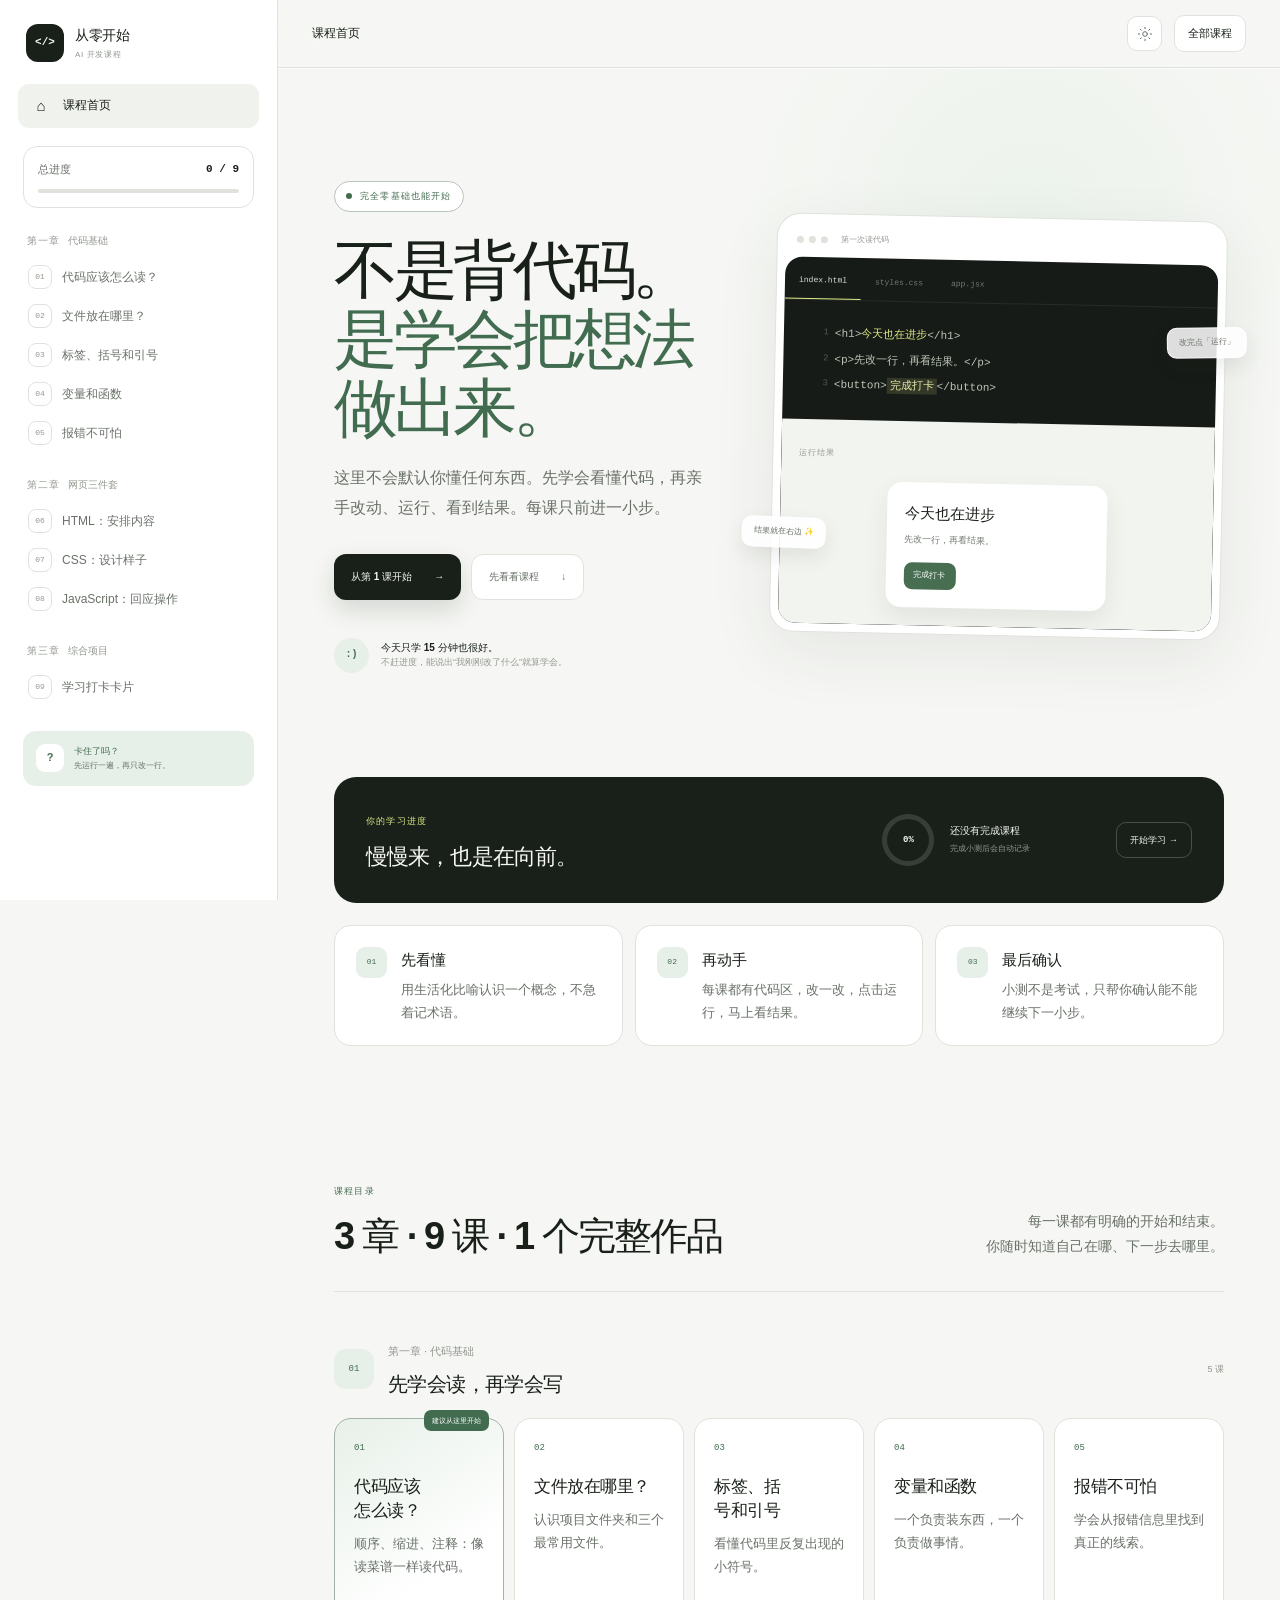
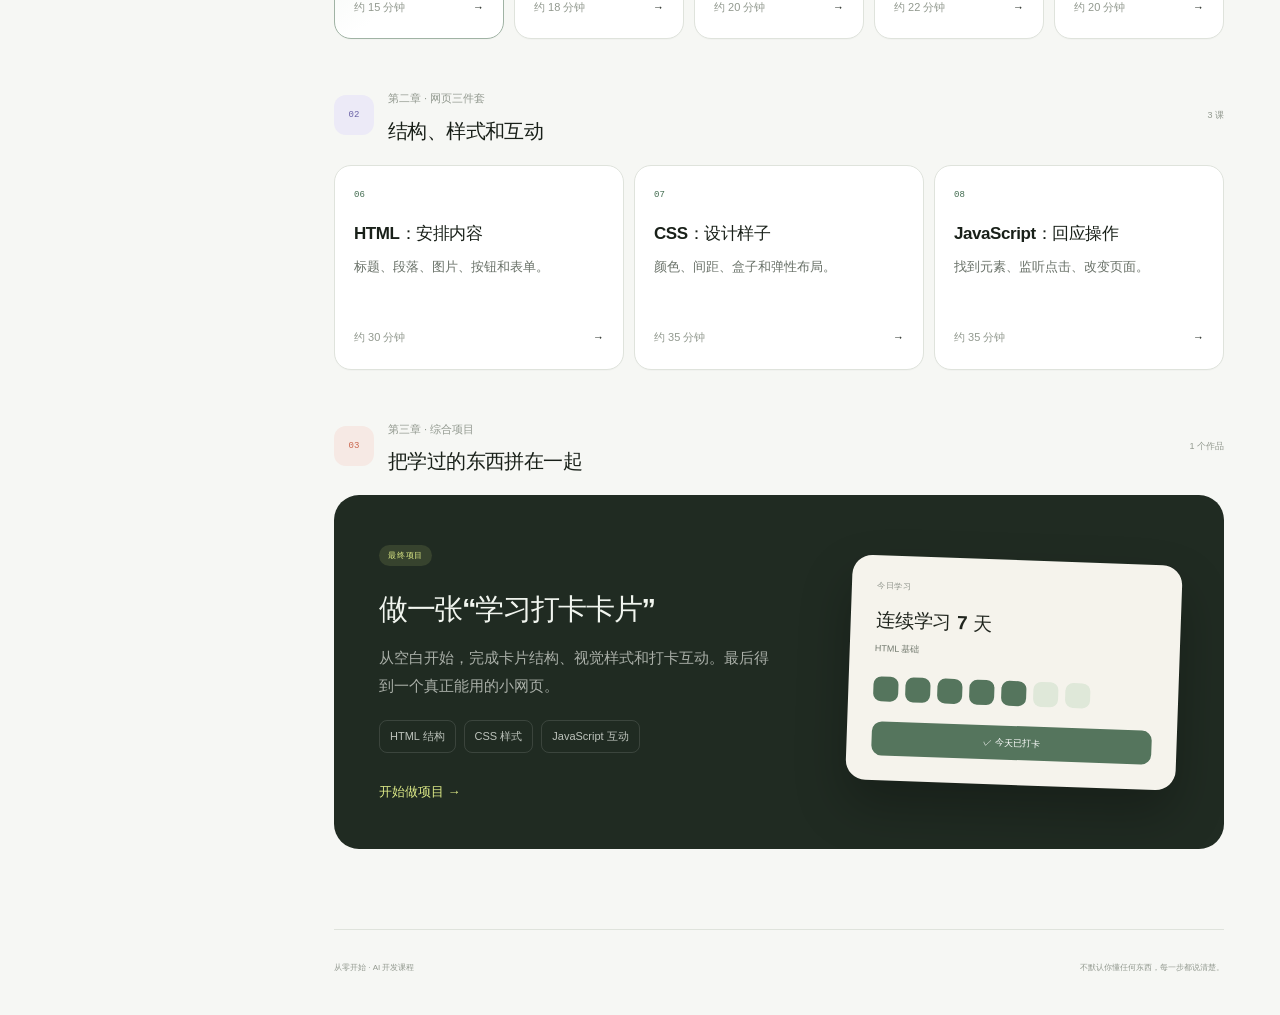
<file: index.html>
<!doctype html>
<html lang="zh-CN">
<head>
  <meta charset="UTF-8" />
  <meta name="viewport" content="width=device-width, initial-scale=1.0" />
  <meta name="theme-color" content="#f6f7f4" />
  <meta name="description" content="面向完全零基础学习者的 AI 开发课程。从读懂代码开始，边学、边改、边运行。" />
  <title>从零开始 · AI 开发课程</title>
  <link rel="stylesheet" href="styles.css" />
</head>
<body class="course-body" data-page="home" data-base="./">
  <aside class="course-sidebar" id="courseSidebar"></aside>
  <div class="course-shell">
    <header class="course-topbar" id="courseTopbar"></header>
    <main class="dashboard-main">
      <section class="dashboard-hero">
        <div class="hero-copy">
          <div class="soft-label"><span></span> 完全零基础也能开始</div>
          <h1>不是背代码。<br /><em>是学会把想法做出来。</em></h1>
          <p>这里不会默认你懂任何东西。先学会看懂代码，再亲手改动、运行、看到结果。每课只前进一小步。</p>
          <div class="hero-cta-row">
            <a class="button button-primary" href="lessons/01-reading-code.html">从第 1 课开始 <span>→</span></a>
            <a class="button button-quiet" href="#curriculum">先看看课程 <span>↓</span></a>
          </div>
          <div class="learner-note"><span class="note-face">:)</span><p><strong>今天只学 15 分钟也很好。</strong><br />不赶进度，能说出“我刚刚改了什么”就算学会。</p></div>
        </div>
        <div class="hero-workbench" aria-label="代码学习示意">
          <div class="workbench-top"><span></span><span></span><span></span><em>第一次读代码</em></div>
          <div class="workbench-body">
            <div class="mini-files"><span class="is-active">index.html</span><span>styles.css</span><span>app.jsx</span></div>
            <div class="mini-code"><i>1</i><code>&lt;h1&gt;<b>今天也在进步</b>&lt;/h1&gt;</code><i>2</i><code>&lt;p&gt;先改一行，再看结果。&lt;/p&gt;</code><i>3</i><code>&lt;button&gt;<mark>完成打卡</mark>&lt;/button&gt;</code></div>
            <div class="mini-result"><small>运行结果</small><div><strong>今天也在进步</strong><p>先改一行，再看结果。</p><button>完成打卡</button></div></div>
          </div>
          <div class="floating-tip tip-one">改完点「运行」</div><div class="floating-tip tip-two">结果就在右边 ✨</div>
        </div>
      </section>

      <section class="dashboard-progress" aria-labelledby="progress-title">
        <div><span class="section-eyebrow">你的学习进度</span><h2 id="progress-title">慢慢来，也是在向前。</h2></div>
        <div class="progress-summary"><div class="progress-ring" id="homeProgressRing"><strong id="homeProgressNumber">0%</strong></div><p><strong id="homeCompletedText">还没有完成课程</strong><span>完成小测后会自动记录</span></p><a href="lessons/01-reading-code.html" id="continueLink">开始学习 →</a></div>
      </section>

      <section class="learning-rules" aria-label="学习方式">
        <article><span class="rule-icon">01</span><div><h3>先看懂</h3><p>用生活化比喻认识一个概念，不急着记术语。</p></div></article>
        <article><span class="rule-icon">02</span><div><h3>再动手</h3><p>每课都有代码区，改一改，点击运行，马上看结果。</p></div></article>
        <article><span class="rule-icon">03</span><div><h3>最后确认</h3><p>小测不是考试，只帮你确认能不能继续下一小步。</p></div></article>
      </section>

      <section class="curriculum-section" id="curriculum">
        <div class="section-heading"><div><span class="section-eyebrow">课程目录</span><h2>3 章 · 9 课 · 1 个完整作品</h2></div><p>每一课都有明确的开始和结束。<br />你随时知道自己在哪、下一步去哪里。</p></div>
        <div class="chapter-block">
          <header><span class="chapter-number">01</span><div><small>第一章 · 代码基础</small><h3>先学会读，再学会写</h3></div><em>5 课</em></header>
          <div class="course-card-grid">
            <a class="course-card featured" href="lessons/01-reading-code.html" data-course-card="reading-code"><span class="card-status">建议从这里开始</span><strong>01</strong><h4>代码应该怎么读？</h4><p>顺序、缩进、注释：像读菜谱一样读代码。</p><small>约 15 分钟 <b>→</b></small></a>
            <a class="course-card" href="lessons/02-file-structure.html" data-course-card="file-structure"><strong>02</strong><h4>文件放在哪里？</h4><p>认识项目文件夹和三个最常用文件。</p><small>约 18 分钟 <b>→</b></small></a>
            <a class="course-card" href="lessons/03-symbols.html" data-course-card="symbols"><strong>03</strong><h4>标签、括号和引号</h4><p>看懂代码里反复出现的小符号。</p><small>约 20 分钟 <b>→</b></small></a>
            <a class="course-card" href="lessons/04-variables-functions.html" data-course-card="variables-functions"><strong>04</strong><h4>变量和函数</h4><p>一个负责装东西，一个负责做事情。</p><small>约 22 分钟 <b>→</b></small></a>
            <a class="course-card" href="lessons/05-errors.html" data-course-card="errors"><strong>05</strong><h4>报错不可怕</h4><p>学会从报错信息里找到真正的线索。</p><small>约 20 分钟 <b>→</b></small></a>
          </div>
        </div>
        <div class="chapter-block">
          <header><span class="chapter-number violet">02</span><div><small>第二章 · 网页三件套</small><h3>结构、样式和互动</h3></div><em>3 课</em></header>
          <div class="course-card-grid three-grid">
            <a class="course-card" href="lessons/06-html.html" data-course-card="html"><strong>06</strong><h4>HTML：安排内容</h4><p>标题、段落、图片、按钮和表单。</p><small>约 30 分钟 <b>→</b></small></a>
            <a class="course-card" href="lessons/07-css.html" data-course-card="css"><strong>07</strong><h4>CSS：设计样子</h4><p>颜色、间距、盒子和弹性布局。</p><small>约 35 分钟 <b>→</b></small></a>
            <a class="course-card" href="lessons/08-javascript.html" data-course-card="javascript"><strong>08</strong><h4>JavaScript：回应操作</h4><p>找到元素、监听点击、改变页面。</p><small>约 35 分钟 <b>→</b></small></a>
          </div>
        </div>
        <div class="chapter-block project-chapter">
          <header><span class="chapter-number coral">03</span><div><small>第三章 · 综合项目</small><h3>把学过的东西拼在一起</h3></div><em>1 个作品</em></header>
          <a class="project-card" href="lessons/09-project.html" data-course-card="project"><div><span class="project-badge">最终项目</span><h3>做一张“学习打卡卡片”</h3><p>从空白开始，完成卡片结构、视觉样式和打卡互动。最后得到一个真正能用的小网页。</p><ul><li>HTML 结构</li><li>CSS 样式</li><li>JavaScript 互动</li></ul><span class="project-link">开始做项目 →</span></div><div class="project-preview" aria-hidden="true"><small>今日学习</small><strong>连续学习 7 天</strong><span>HTML 基础</span><div><i></i><i></i><i></i><i></i><i></i><i></i><i></i></div><button>✓ 今天已打卡</button></div></a>
        </div>
      </section>
      <footer class="dashboard-footer"><span>从零开始 · AI 开发课程</span><p>不默认你懂任何东西，每一步都说清楚。</p></footer>
    </main>
  </div>
  <script type="text/javascript" src="app.jsx"></script>
</body>
</html>
</file>
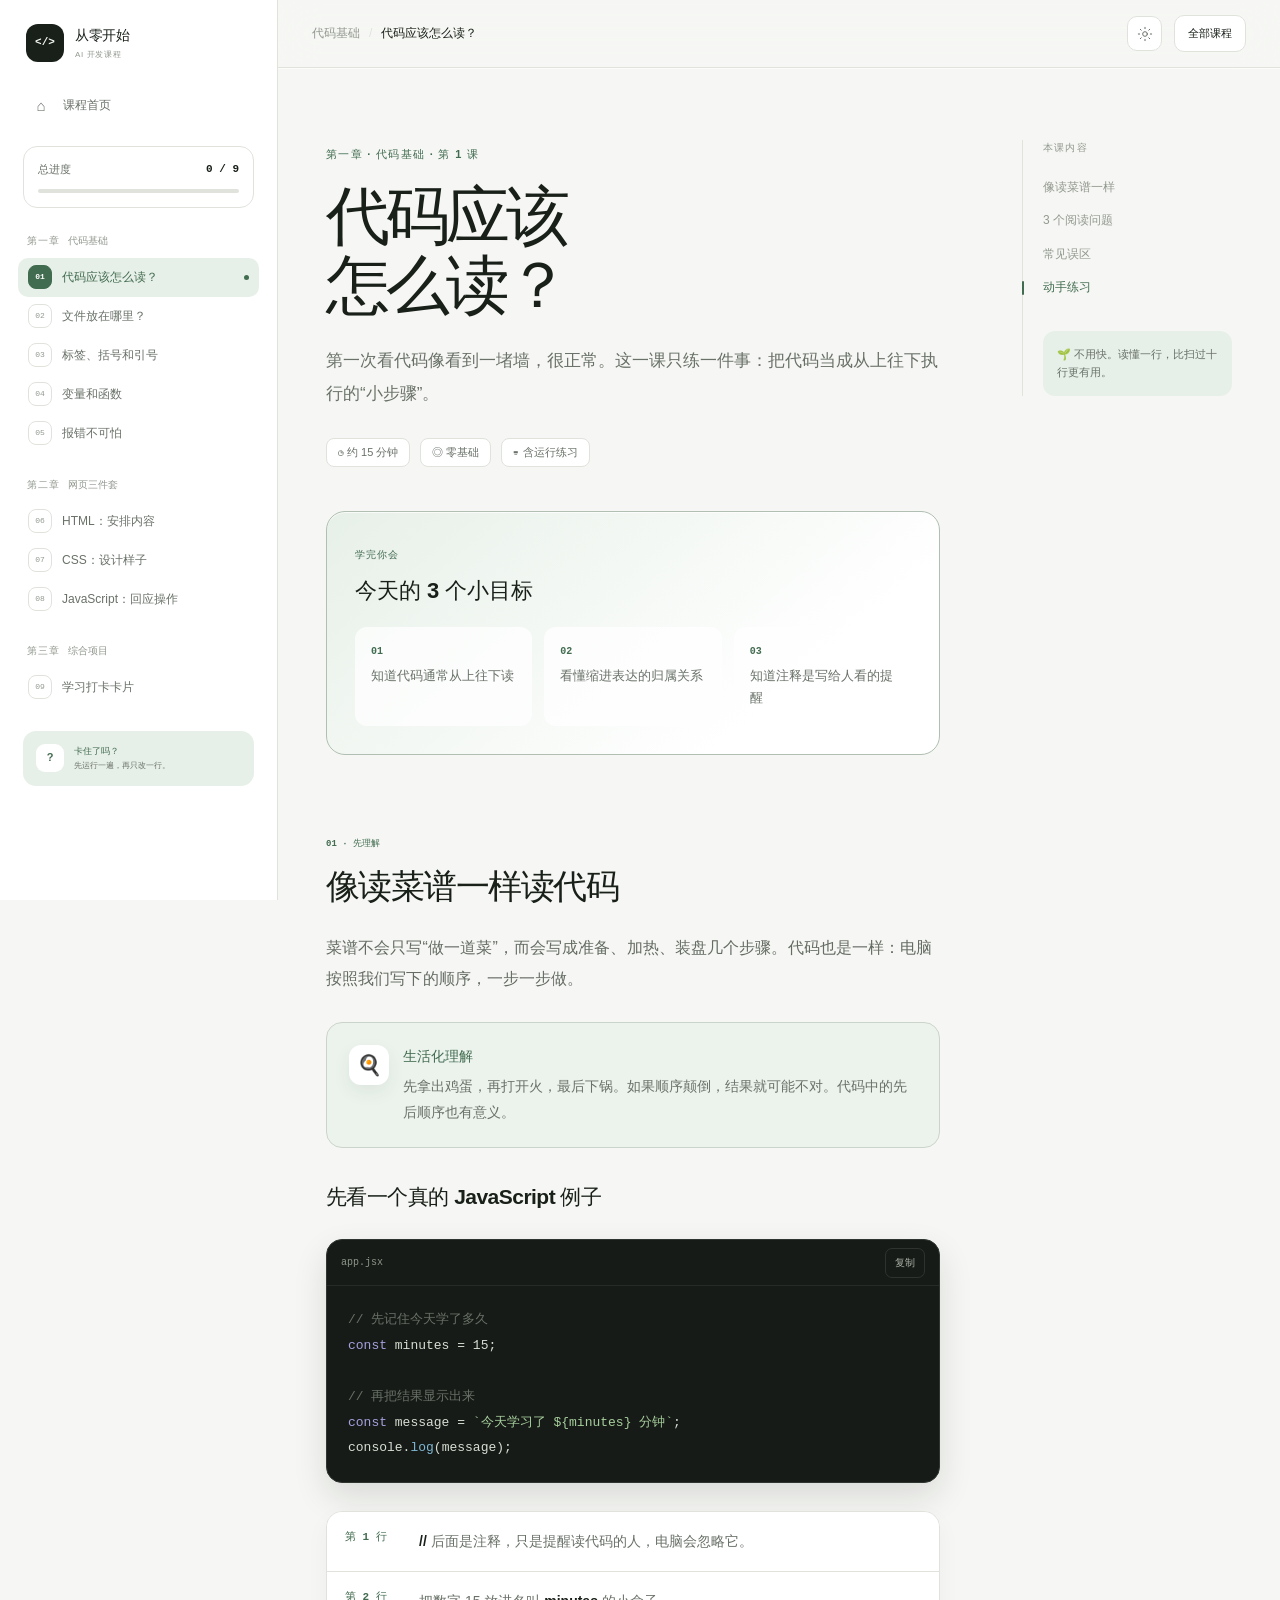
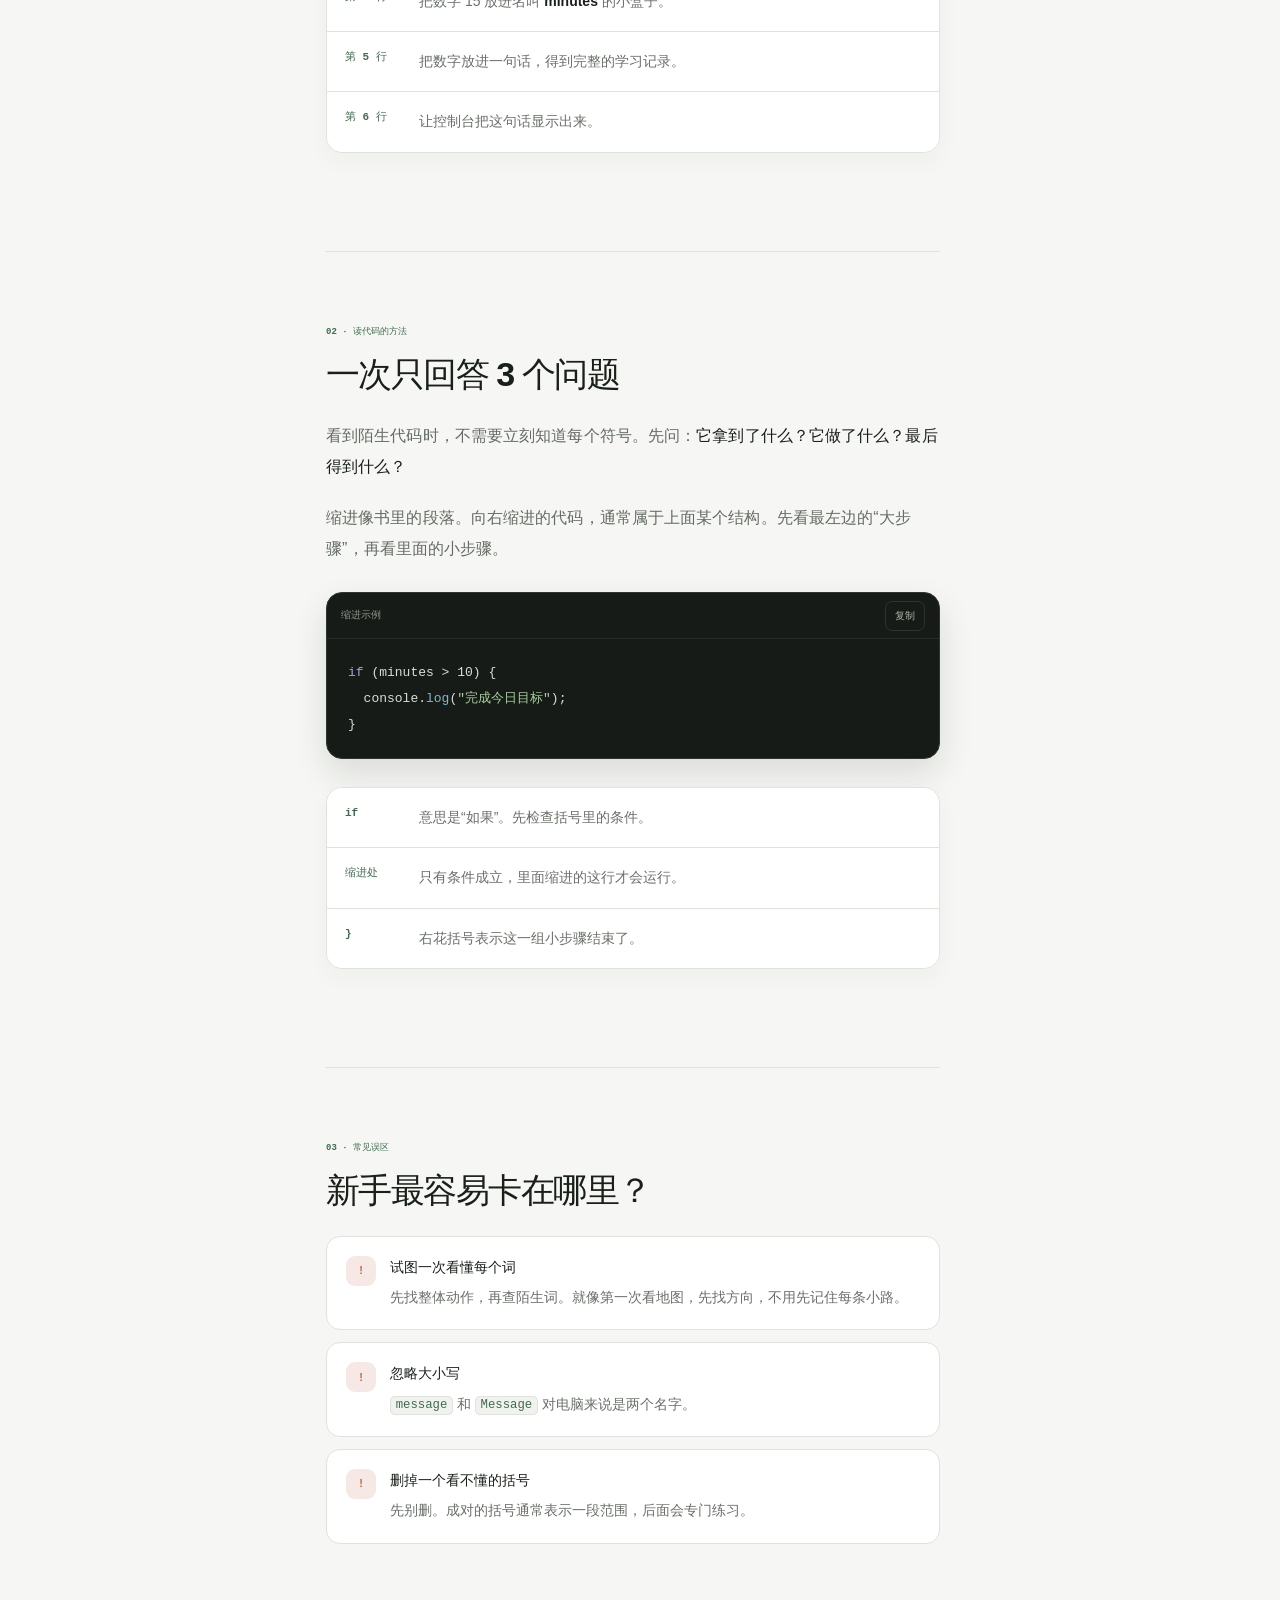
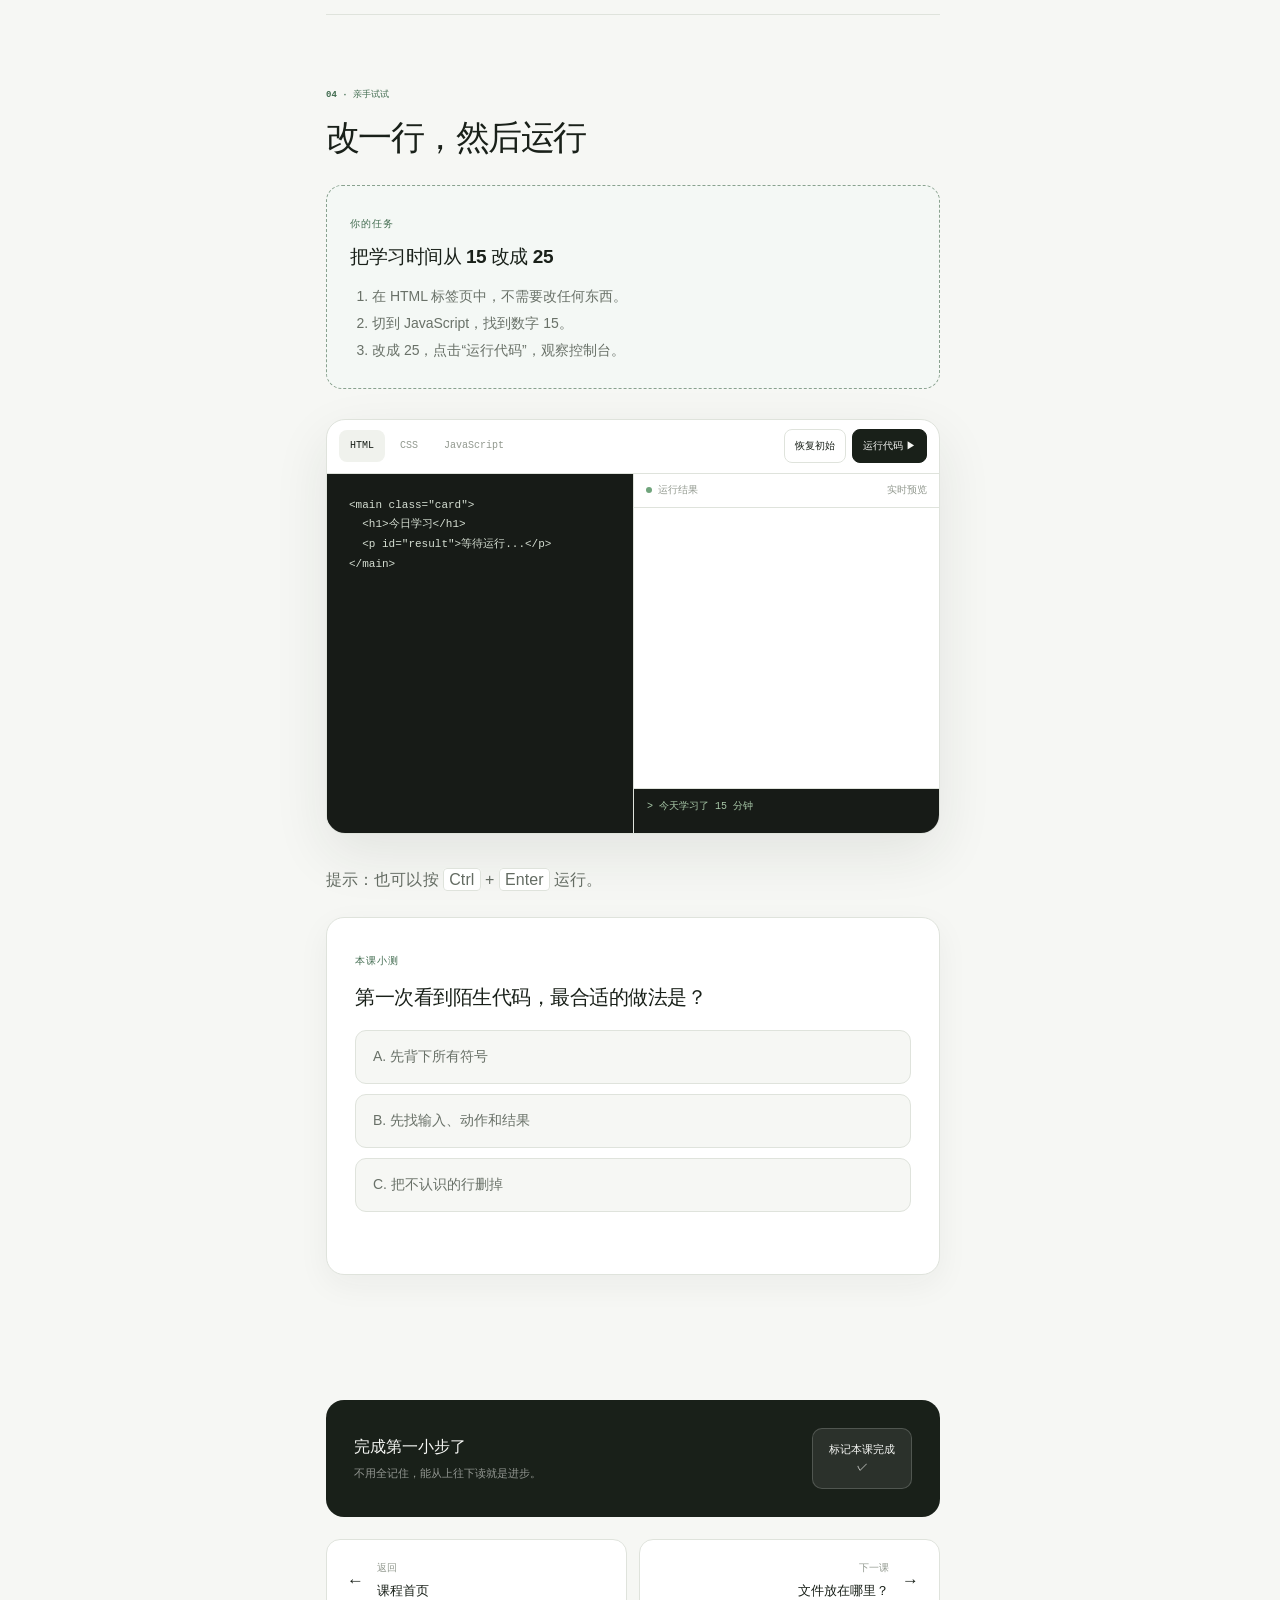
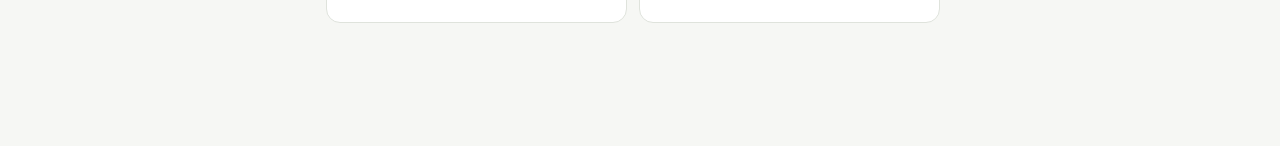
<file: lessons/01-reading-code.html>
<!doctype html>
<html lang="zh-CN">
<head><meta charset="UTF-8"/><meta name="viewport" content="width=device-width,initial-scale=1"/><title>01 · 代码应该怎么读？</title><link rel="stylesheet" href="../styles.css"/></head>
<body class="course-body" data-page="reading-code" data-base="../">
  <aside class="course-sidebar" id="courseSidebar"></aside>
  <div class="course-shell"><header class="course-topbar" id="courseTopbar"></header>
    <main class="lesson-main"><div class="lesson-grid"><article class="lesson-content">
      <header class="lesson-hero"><span class="lesson-kicker">第一章 · 代码基础 · 第 1 课</span><h1>代码应该<br/>怎么读？</h1><p>第一次看代码像看到一堵墙，很正常。这一课只练一件事：把代码当成从上往下执行的“小步骤”。</p><div class="lesson-meta"><span>◷ 约 15 分钟</span><span>◎ 零基础</span><span>⌨ 含运行练习</span></div></header>
      <section class="goal-card"><span>学完你会</span><h2>今天的 3 个小目标</h2><div class="goal-list"><div><strong>01</strong>知道代码通常从上往下读</div><div><strong>02</strong>看懂缩进表达的归属关系</div><div><strong>03</strong>知道注释是写给人看的提醒</div></div></section>

      <section class="lesson-section" id="concept"><span class="section-index">01 · 先理解</span><h2>像读菜谱一样读代码</h2><p>菜谱不会只写“做一道菜”，而会写成准备、加热、装盘几个步骤。代码也是一样：电脑按照我们写下的顺序，一步一步做。</p>
        <div class="analogy"><span>🍳</span><div><strong>生活化理解</strong><p>先拿出鸡蛋，再打开火，最后下锅。如果顺序颠倒，结果就可能不对。代码中的先后顺序也有意义。</p></div></div>
        <h3>先看一个真的 JavaScript 例子</h3>
        <div class="code-block"><div class="code-head"><span>app.jsx</span><button data-copy>复制</button></div><pre><code><span class="token-comment">// 先记住今天学了多久</span>
<span class="token-key">const</span> minutes = 15;

<span class="token-comment">// 再把结果显示出来</span>
<span class="token-key">const</span> message = <span class="token-string">`今天学习了 ${minutes} 分钟`</span>;
console.<span class="token-fn">log</span>(message);</code></pre></div>
        <div class="line-explain"><div><code>第 1 行</code><p><strong>//</strong> 后面是注释，只是提醒读代码的人，电脑会忽略它。</p></div><div><code>第 2 行</code><p>把数字 15 放进名叫 <strong>minutes</strong> 的小盒子。</p></div><div><code>第 5 行</code><p>把数字放进一句话，得到完整的学习记录。</p></div><div><code>第 6 行</code><p>让控制台把这句话显示出来。</p></div></div>
      </section>

      <section class="lesson-section" id="details"><span class="section-index">02 · 读代码的方法</span><h2>一次只回答 3 个问题</h2><p>看到陌生代码时，不需要立刻知道每个符号。先问：<strong>它拿到了什么？它做了什么？最后得到什么？</strong></p><p>缩进像书里的段落。向右缩进的代码，通常属于上面某个结构。先看最左边的“大步骤”，再看里面的小步骤。</p>
        <div class="code-block"><div class="code-head"><span>缩进示例</span><button data-copy>复制</button></div><pre><code><span class="token-key">if</span> (minutes &gt; 10) {
  console.<span class="token-fn">log</span>(<span class="token-string">"完成今日目标"</span>);
}</code></pre></div>
        <div class="line-explain"><div><code>if</code><p>意思是“如果”。先检查括号里的条件。</p></div><div><code>缩进处</code><p>只有条件成立，里面缩进的这行才会运行。</p></div><div><code>}</code><p>右花括号表示这一组小步骤结束了。</p></div></div>
      </section>

      <section class="lesson-section" id="errors"><span class="section-index">03 · 常见误区</span><h2>新手最容易卡在哪里？</h2><div class="mistake-list"><div class="mistake"><span>!</span><div><strong>试图一次看懂每个词</strong><p>先找整体动作，再查陌生词。就像第一次看地图，先找方向，不用先记住每条小路。</p></div></div><div class="mistake"><span>!</span><div><strong>忽略大小写</strong><p><code>message</code> 和 <code>Message</code> 对电脑来说是两个名字。</p></div></div><div class="mistake"><span>!</span><div><strong>删掉一个看不懂的括号</strong><p>先别删。成对的括号通常表示一段范围，后面会专门练习。</p></div></div></div></section>

      <section class="lesson-section" id="practice"><span class="section-index">04 · 亲手试试</span><h2>改一行，然后运行</h2><div class="practice-brief"><span>你的任务</span><h3>把学习时间从 15 改成 25</h3><ol><li>在 HTML 标签页中，不需要改任何东西。</li><li>切到 JavaScript，找到数字 15。</li><li>改成 25，点击“运行代码”，观察控制台。</li></ol></div>
        <div class="code-playground"><div class="playground-bar"><div class="editor-tabs"><button class="is-active" data-editor-tab="html">HTML</button><button data-editor-tab="css">CSS</button><button data-editor-tab="js">JavaScript</button></div><div class="playground-actions"><button data-reset>恢复初始</button><button data-run>运行代码 <span>▶</span></button></div></div><div class="playground-workspace"><div class="editor-pane">
          <textarea class="playground-editor" data-lang="html"><main class="card">
  <h1>今日学习</h1>
  <p id="result">等待运行...</p>
</main></textarea>
          <textarea class="playground-editor" data-lang="css" hidden>.card {
  margin: 40px;
  padding: 24px;
  border-radius: 16px;
  background: #eef4ea;
}</textarea>
          <textarea class="playground-editor" data-lang="js" hidden>const minutes = 15;
const message = `今天学习了 ${minutes} 分钟`;
document.querySelector("#result").textContent = message;
console.log(message);</textarea>
        </div><div class="preview-pane"><div class="preview-label"><span>运行结果</span><em>实时预览</em></div><iframe title="代码运行结果" sandbox="allow-scripts"></iframe><div class="console-output"></div></div></div></div><p class="playground-tip">提示：也可以按 <kbd>Ctrl</kbd> + <kbd>Enter</kbd> 运行。</p>
        <div class="lesson-quiz" data-answer="b" data-success="答对了！先看整体动作，再看细节，是很实用的读代码方法。"><span>本课小测</span><h3>第一次看到陌生代码，最合适的做法是？</h3><div class="quiz-options"><button data-choice="a">A. 先背下所有符号</button><button data-choice="b">B. 先找输入、动作和结果</button><button data-choice="c">C. 把不认识的行删掉</button></div><p class="quiz-result" aria-live="polite"></p></div>
      </section>
      <div class="lesson-complete-row"><p><strong>完成第一小步了</strong><span>不用全记住，能从上往下读就是进步。</span></p><button class="complete-lesson-button" data-complete-lesson>标记本课完成 <span>✓</span></button></div>
      <nav class="lesson-pagination"><a href="../index.html"><b>←</b><span><small>返回</small><strong>课程首页</strong></span></a><a href="02-file-structure.html"><span><small>下一课</small><strong>文件放在哪里？</strong></span><b>→</b></a></nav>
    </article><aside class="on-page-nav"><span>本课内容</span><a class="is-active" href="#concept">像读菜谱一样</a><a href="#details">3 个阅读问题</a><a href="#errors">常见误区</a><a href="#practice">动手练习</a><div class="reading-time">🌱 不用快。读懂一行，比扫过十行更有用。</div></aside></div></main>
  </div><script type="text/javascript" src="../app.jsx"></script>
</body></html>
</file>
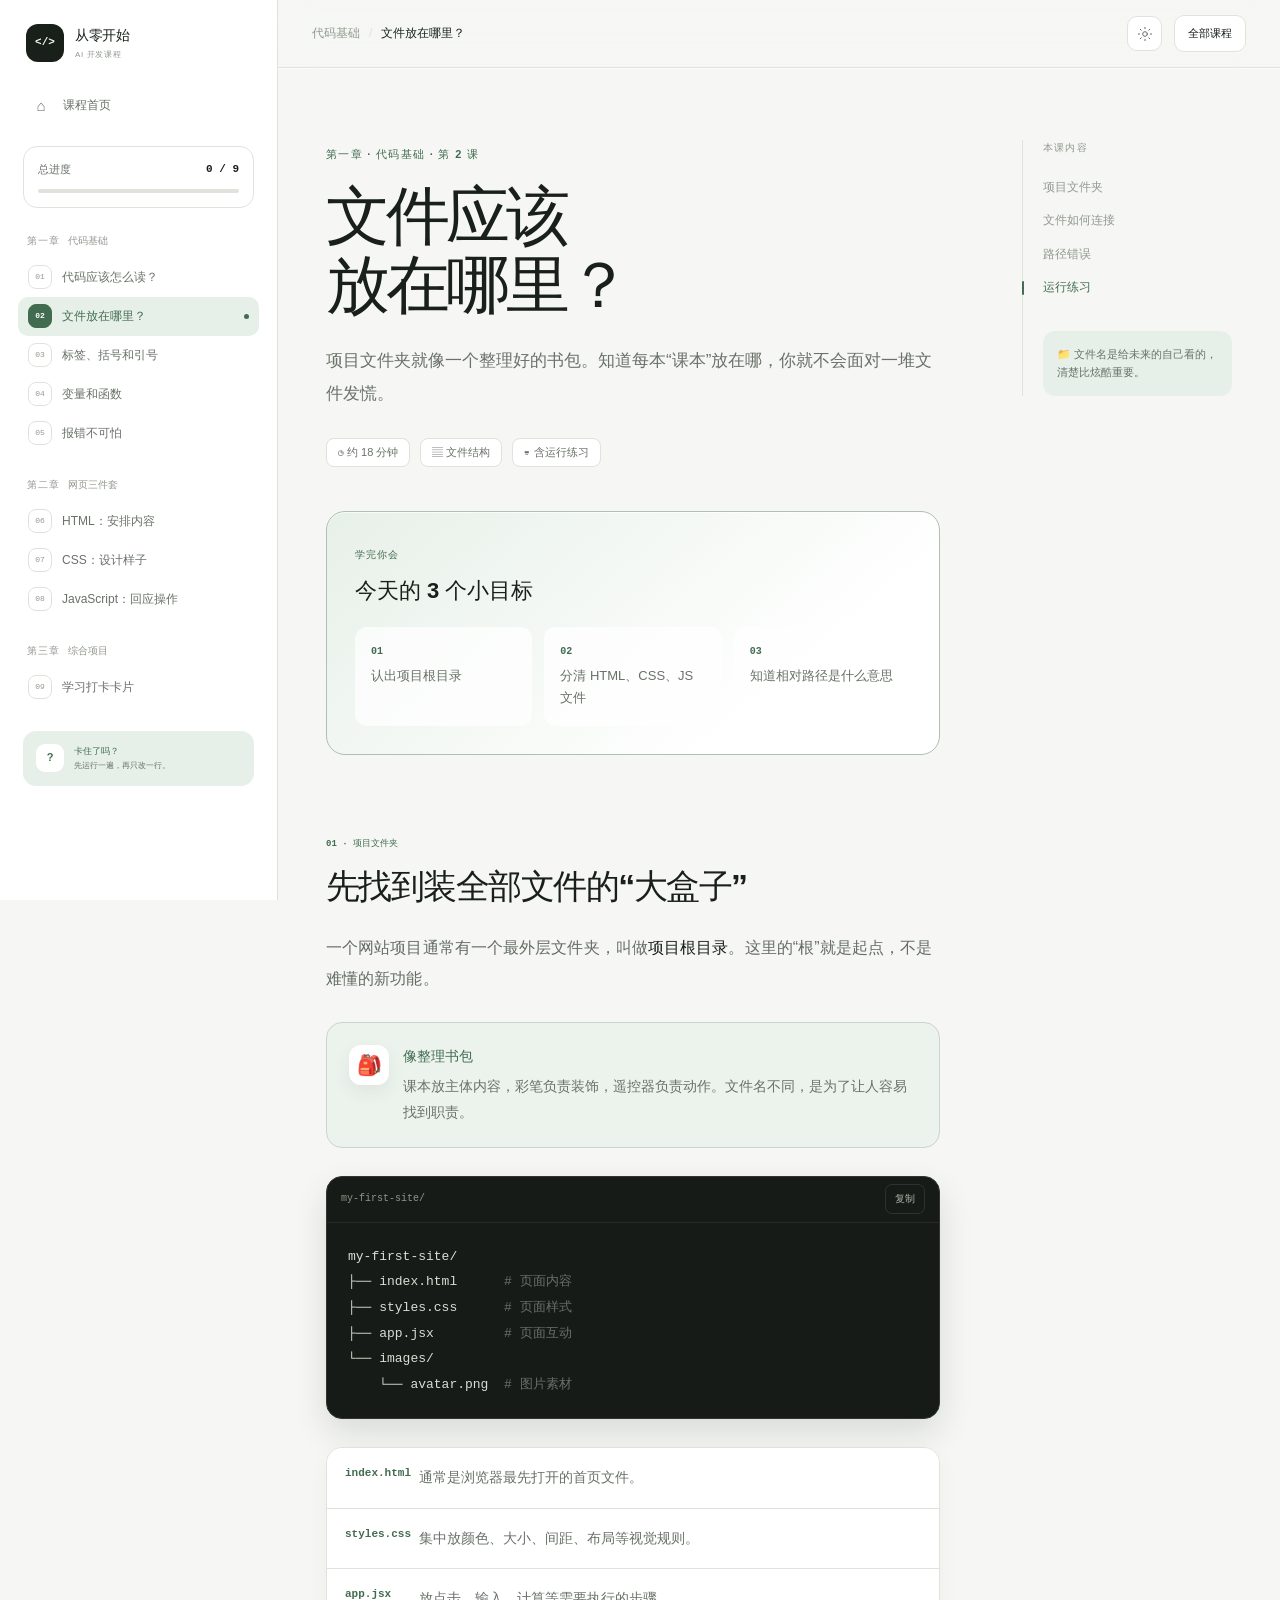
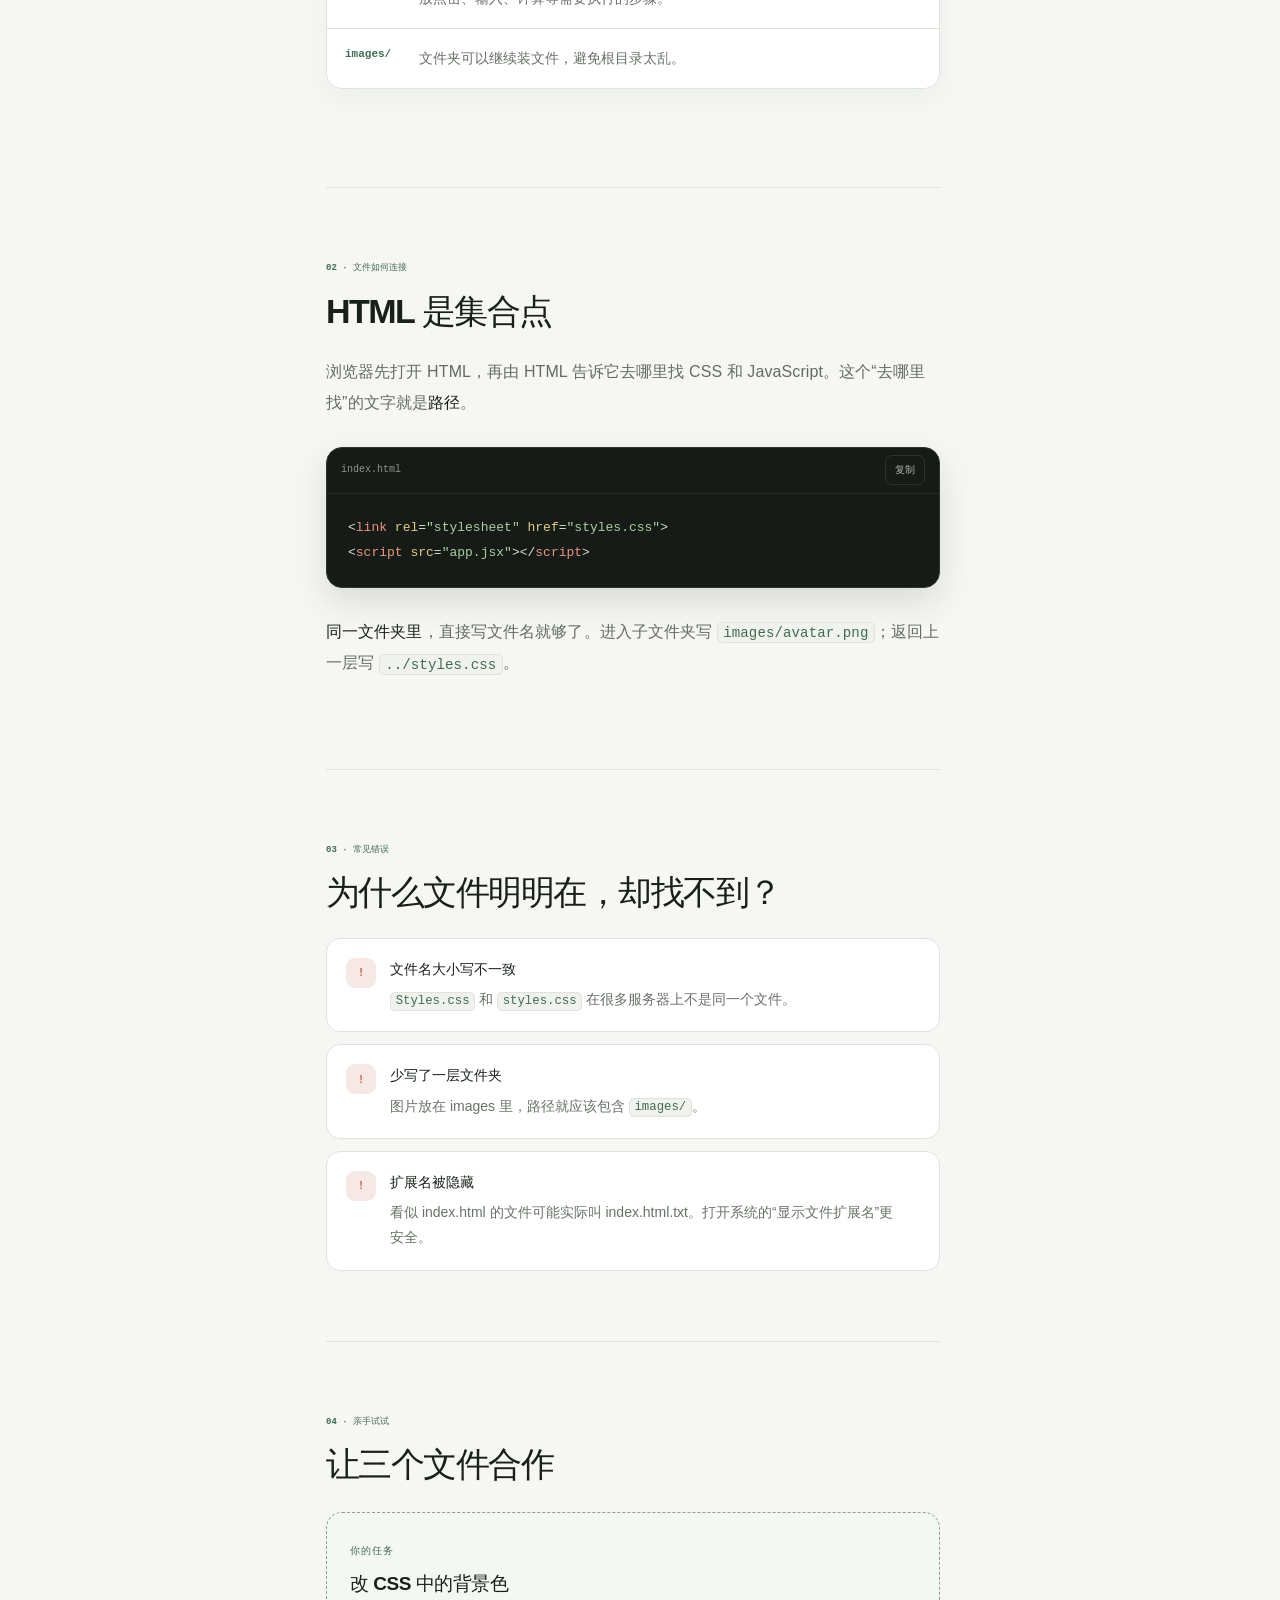
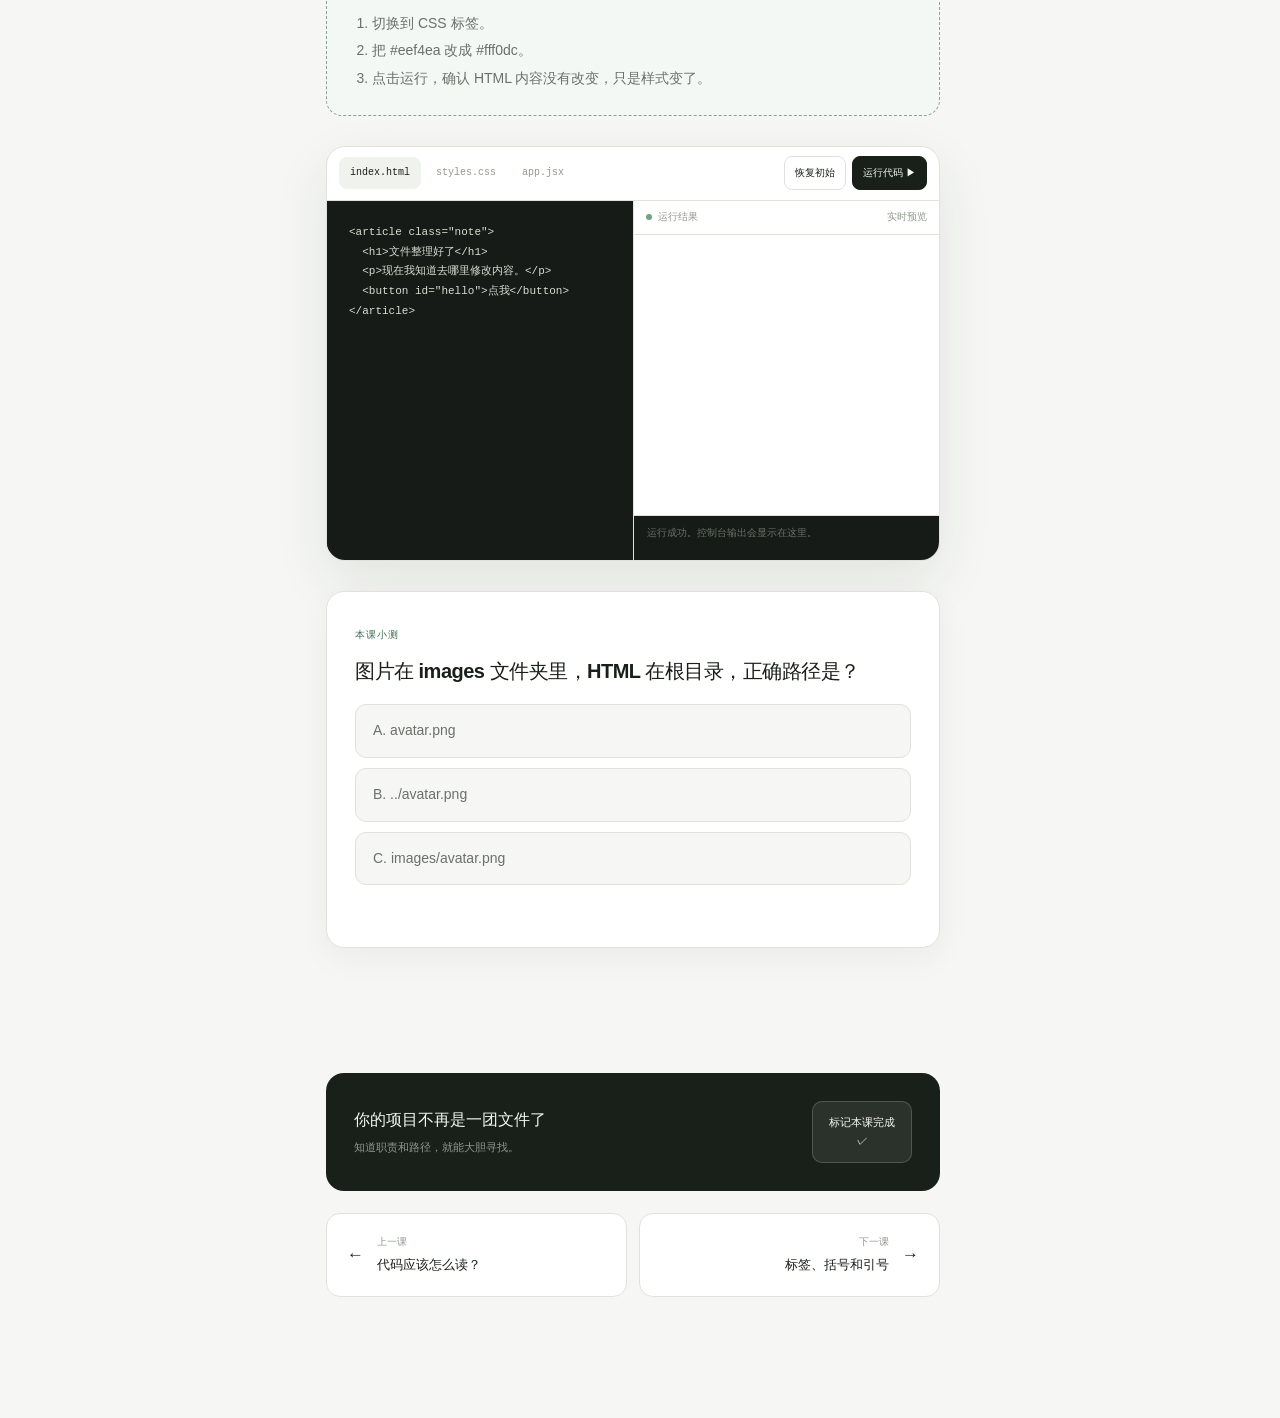
<file: lessons/02-file-structure.html>
<!doctype html>
<html lang="zh-CN">
<head><meta charset="UTF-8"/><meta name="viewport" content="width=device-width,initial-scale=1"/><title>02 · 文件放在哪里？</title><link rel="stylesheet" href="../styles.css"/></head>
<body class="course-body" data-page="file-structure" data-base="../">
<aside class="course-sidebar" id="courseSidebar"></aside><div class="course-shell"><header class="course-topbar" id="courseTopbar"></header>
<main class="lesson-main"><div class="lesson-grid"><article class="lesson-content">
  <header class="lesson-hero"><span class="lesson-kicker">第一章 · 代码基础 · 第 2 课</span><h1>文件应该<br/>放在哪里？</h1><p>项目文件夹就像一个整理好的书包。知道每本“课本”放在哪，你就不会面对一堆文件发慌。</p><div class="lesson-meta"><span>◷ 约 18 分钟</span><span>▤ 文件结构</span><span>⌨ 含运行练习</span></div></header>
  <section class="goal-card"><span>学完你会</span><h2>今天的 3 个小目标</h2><div class="goal-list"><div><strong>01</strong>认出项目根目录</div><div><strong>02</strong>分清 HTML、CSS、JS 文件</div><div><strong>03</strong>知道相对路径是什么意思</div></div></section>
  <section class="lesson-section" id="concept"><span class="section-index">01 · 项目文件夹</span><h2>先找到装全部文件的“大盒子”</h2><p>一个网站项目通常有一个最外层文件夹，叫做<strong>项目根目录</strong>。这里的“根”就是起点，不是难懂的新功能。</p><div class="analogy"><span>🎒</span><div><strong>像整理书包</strong><p>课本放主体内容，彩笔负责装饰，遥控器负责动作。文件名不同，是为了让人容易找到职责。</p></div></div>
    <div class="code-block"><div class="code-head"><span>my-first-site/</span><button data-copy>复制</button></div><pre><code>my-first-site/
├── index.html      <span class="token-comment"># 页面内容</span>
├── styles.css      <span class="token-comment"># 页面样式</span>
├── app.jsx         <span class="token-comment"># 页面互动</span>
└── images/
    └── avatar.png  <span class="token-comment"># 图片素材</span></code></pre></div>
    <div class="line-explain"><div><code>index.html</code><p>通常是浏览器最先打开的首页文件。</p></div><div><code>styles.css</code><p>集中放颜色、大小、间距、布局等视觉规则。</p></div><div><code>app.jsx</code><p>放点击、输入、计算等需要执行的步骤。</p></div><div><code>images/</code><p>文件夹可以继续装文件，避免根目录太乱。</p></div></div>
  </section>
  <section class="lesson-section" id="details"><span class="section-index">02 · 文件如何连接</span><h2>HTML 是集合点</h2><p>浏览器先打开 HTML，再由 HTML 告诉它去哪里找 CSS 和 JavaScript。这个“去哪里找”的文字就是<strong>路径</strong>。</p>
    <div class="code-block"><div class="code-head"><span>index.html</span><button data-copy>复制</button></div><pre><code>&lt;<span class="token-tag">link</span> <span class="token-attr">rel</span>=<span class="token-string">"stylesheet"</span> <span class="token-attr">href</span>=<span class="token-string">"styles.css"</span>&gt;
&lt;<span class="token-tag">script</span> <span class="token-attr">src</span>=<span class="token-string">"app.jsx"</span>&gt;&lt;/<span class="token-tag">script</span>&gt;</code></pre></div>
    <p><strong>同一文件夹里</strong>，直接写文件名就够了。进入子文件夹写 <code>images/avatar.png</code>；返回上一层写 <code>../styles.css</code>。</p>
  </section>
  <section class="lesson-section" id="errors"><span class="section-index">03 · 常见错误</span><h2>为什么文件明明在，却找不到？</h2><div class="mistake-list"><div class="mistake"><span>!</span><div><strong>文件名大小写不一致</strong><p><code>Styles.css</code> 和 <code>styles.css</code> 在很多服务器上不是同一个文件。</p></div></div><div class="mistake"><span>!</span><div><strong>少写了一层文件夹</strong><p>图片放在 images 里，路径就应该包含 <code>images/</code>。</p></div></div><div class="mistake"><span>!</span><div><strong>扩展名被隐藏</strong><p>看似 index.html 的文件可能实际叫 index.html.txt。打开系统的“显示文件扩展名”更安全。</p></div></div></div></section>
  <section class="lesson-section" id="practice"><span class="section-index">04 · 亲手试试</span><h2>让三个文件合作</h2><div class="practice-brief"><span>你的任务</span><h3>改 CSS 中的背景色</h3><ol><li>切换到 CSS 标签。</li><li>把 #eef4ea 改成 #fff0dc。</li><li>点击运行，确认 HTML 内容没有改变，只是样式变了。</li></ol></div>
    <div class="code-playground"><div class="playground-bar"><div class="editor-tabs"><button class="is-active" data-editor-tab="html">index.html</button><button data-editor-tab="css">styles.css</button><button data-editor-tab="js">app.jsx</button></div><div class="playground-actions"><button data-reset>恢复初始</button><button data-run>运行代码 <span>▶</span></button></div></div><div class="playground-workspace"><div class="editor-pane">
      <textarea class="playground-editor" data-lang="html"><article class="note">
  <h1>文件整理好了</h1>
  <p>现在我知道去哪里修改内容。</p>
  <button id="hello">点我</button>
</article></textarea>
      <textarea class="playground-editor" data-lang="css" hidden>.note { margin: 35px; padding: 24px; border-radius: 16px; background: #eef4ea; }
button { padding: 8px 14px; border: 0; border-radius: 8px; }</textarea>
      <textarea class="playground-editor" data-lang="js" hidden>document.querySelector("#hello").addEventListener("click", () => {
  alert("三个文件连接成功！");
});</textarea>
    </div><div class="preview-pane"><div class="preview-label"><span>运行结果</span><em>实时预览</em></div><iframe title="代码运行结果" sandbox="allow-scripts"></iframe><div class="console-output"></div></div></div></div>
    <div class="lesson-quiz" data-answer="c"><span>本课小测</span><h3>图片在 images 文件夹里，HTML 在根目录，正确路径是？</h3><div class="quiz-options"><button data-choice="a">A. avatar.png</button><button data-choice="b">B. ../avatar.png</button><button data-choice="c">C. images/avatar.png</button></div><p class="quiz-result"></p></div>
  </section>
  <div class="lesson-complete-row"><p><strong>你的项目不再是一团文件了</strong><span>知道职责和路径，就能大胆寻找。</span></p><button class="complete-lesson-button" data-complete-lesson>标记本课完成 <span>✓</span></button></div>
  <nav class="lesson-pagination"><a href="01-reading-code.html"><b>←</b><span><small>上一课</small><strong>代码应该怎么读？</strong></span></a><a href="03-symbols.html"><span><small>下一课</small><strong>标签、括号和引号</strong></span><b>→</b></a></nav>
</article><aside class="on-page-nav"><span>本课内容</span><a class="is-active" href="#concept">项目文件夹</a><a href="#details">文件如何连接</a><a href="#errors">路径错误</a><a href="#practice">运行练习</a><div class="reading-time">📁 文件名是给未来的自己看的，清楚比炫酷重要。</div></aside></div></main>
</div><script type="text/javascript" src="../app.jsx"></script></body></html>
</file>
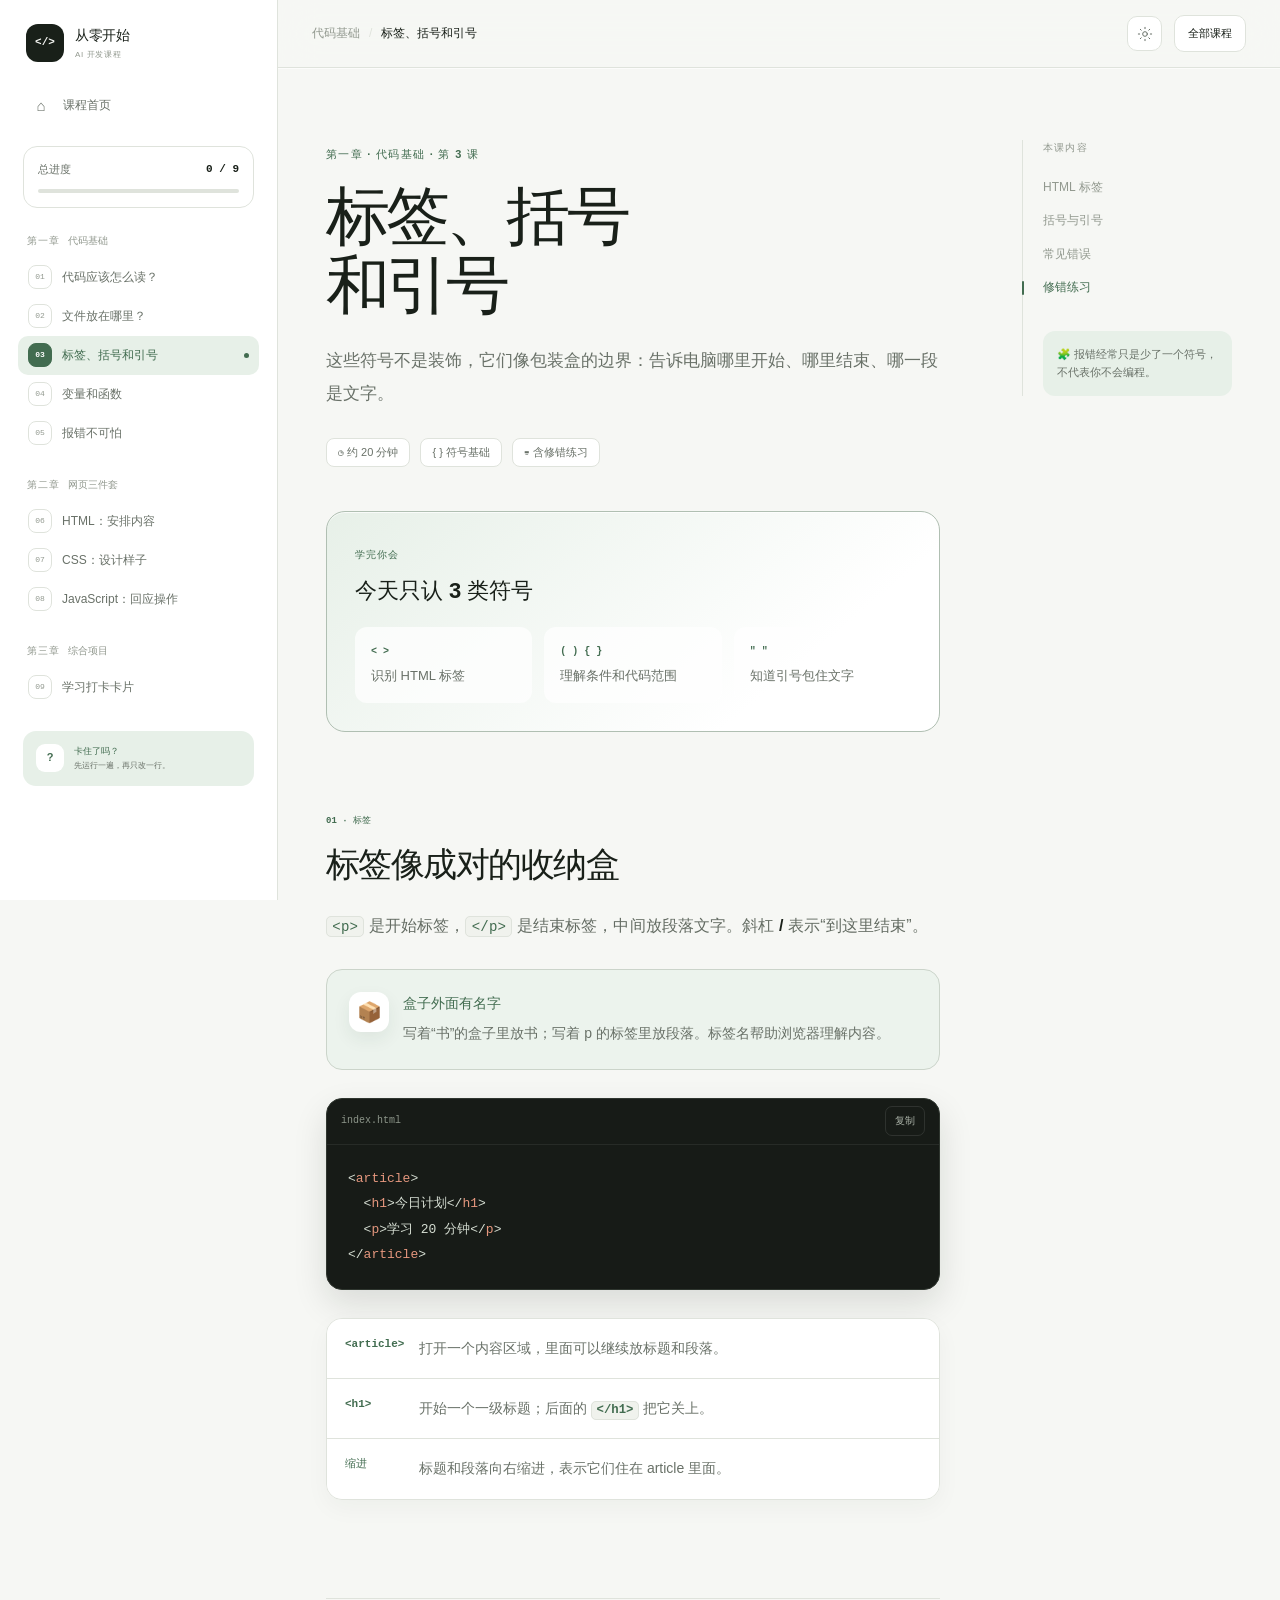
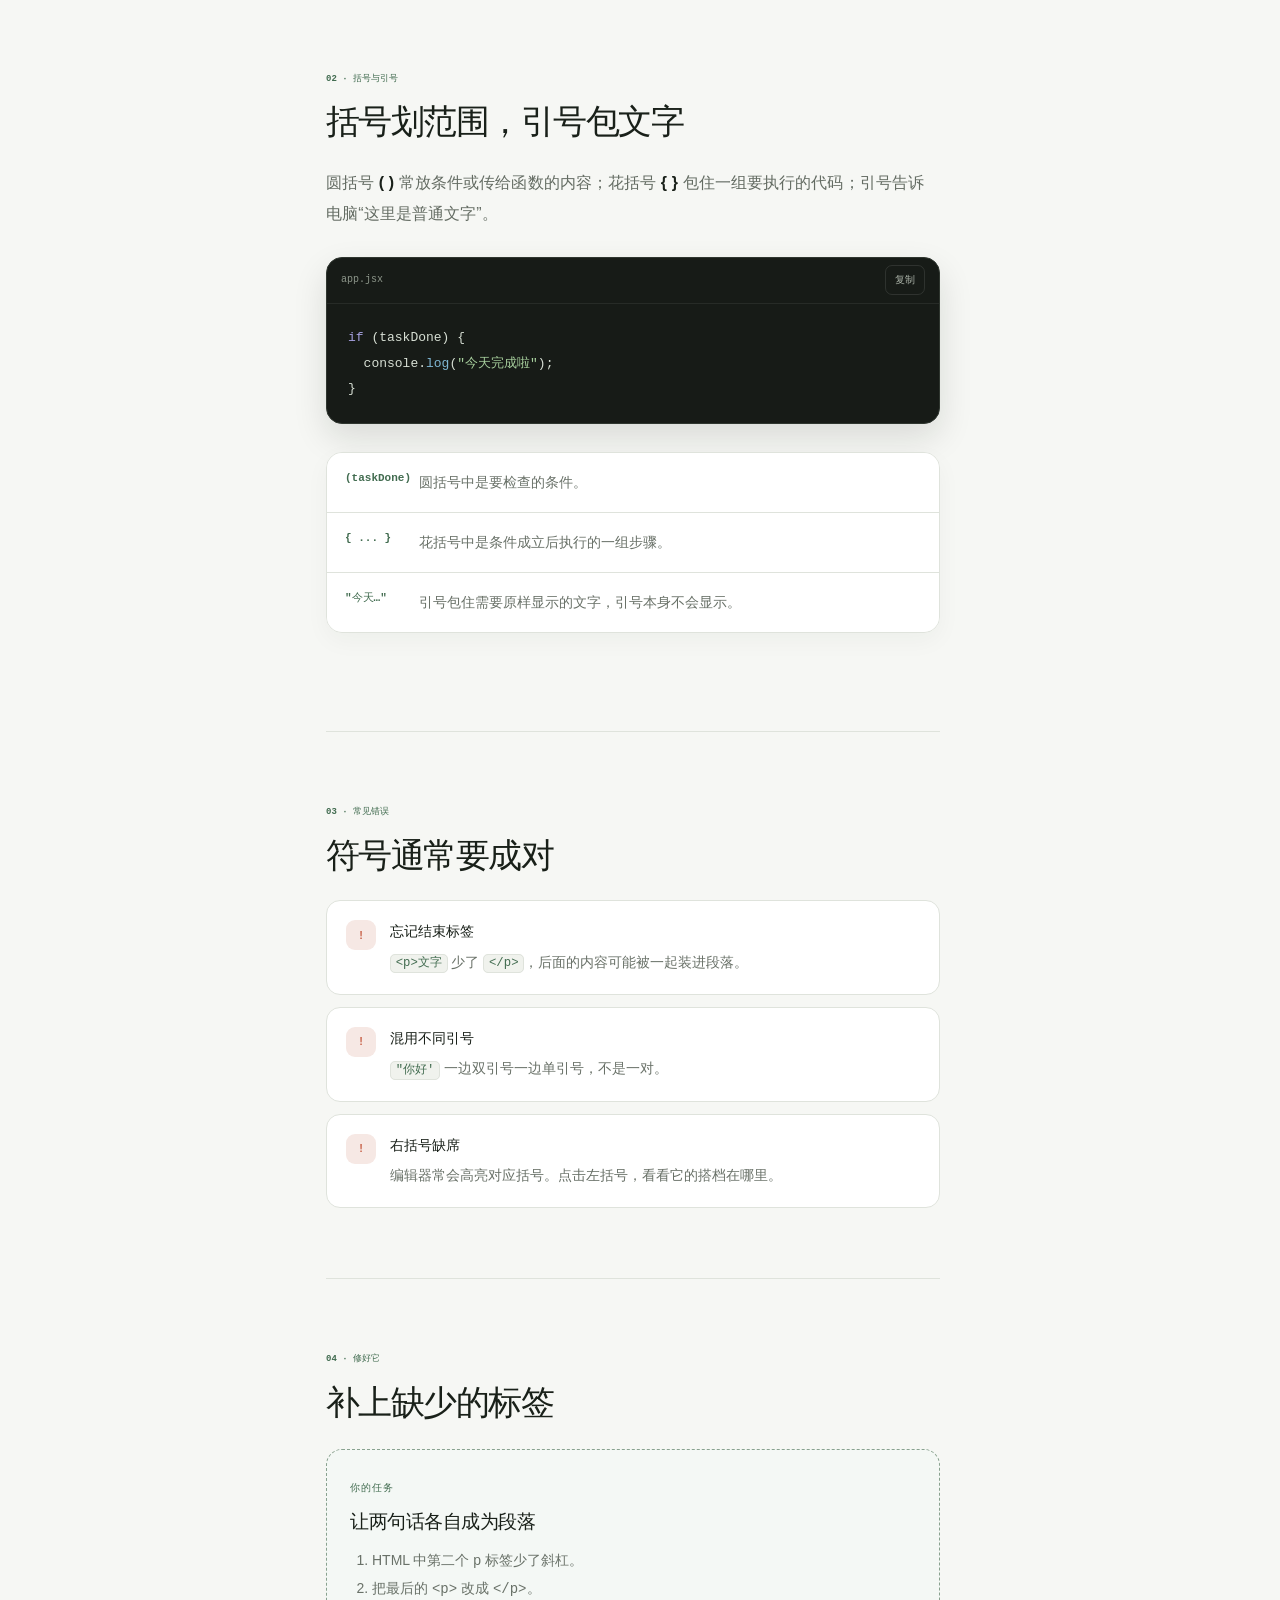
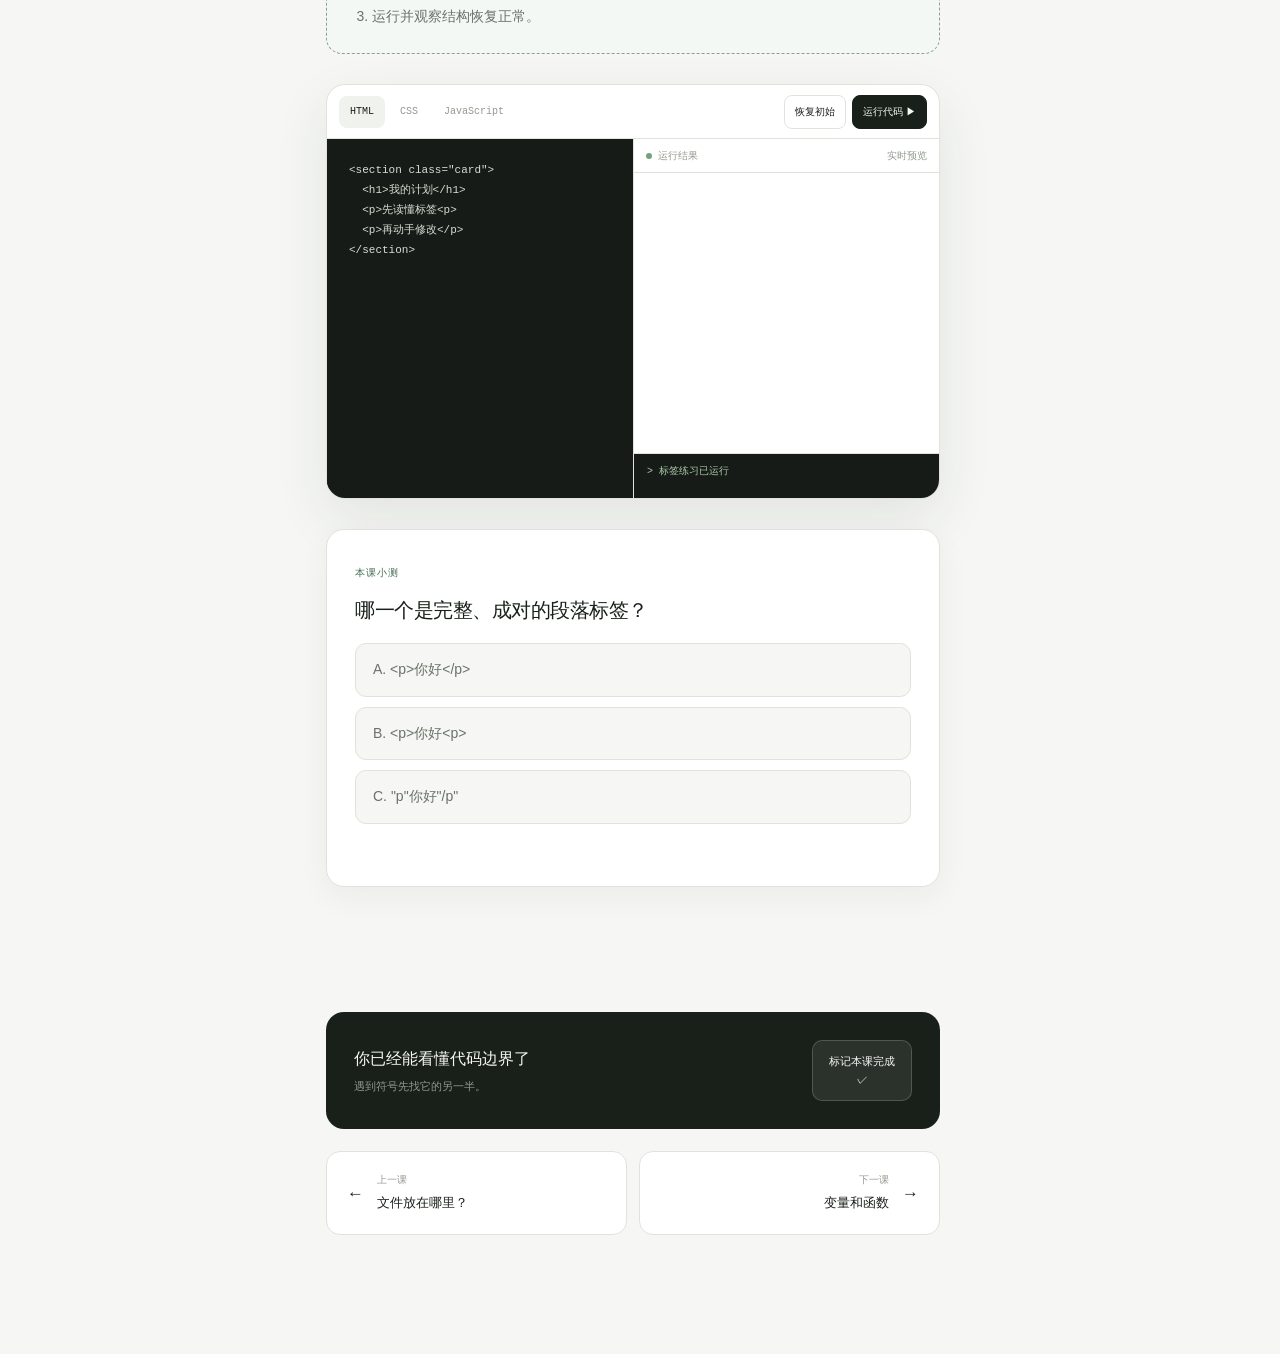
<file: lessons/03-symbols.html>
<!doctype html><html lang="zh-CN"><head><meta charset="UTF-8"/><meta name="viewport" content="width=device-width,initial-scale=1"/><title>03 · 标签、括号和引号</title><link rel="stylesheet" href="../styles.css"/></head>
<body class="course-body" data-page="symbols" data-base="../"><aside class="course-sidebar" id="courseSidebar"></aside><div class="course-shell"><header class="course-topbar" id="courseTopbar"></header>
<main class="lesson-main"><div class="lesson-grid"><article class="lesson-content">
<header class="lesson-hero"><span class="lesson-kicker">第一章 · 代码基础 · 第 3 课</span><h1>标签、括号<br/>和引号</h1><p>这些符号不是装饰，它们像包装盒的边界：告诉电脑哪里开始、哪里结束、哪一段是文字。</p><div class="lesson-meta"><span>◷ 约 20 分钟</span><span>{ } 符号基础</span><span>⌨ 含修错练习</span></div></header>
<section class="goal-card"><span>学完你会</span><h2>今天只认 3 类符号</h2><div class="goal-list"><div><strong>&lt; &gt;</strong>识别 HTML 标签</div><div><strong>( ) { }</strong>理解条件和代码范围</div><div><strong>" "</strong>知道引号包住文字</div></div></section>
<section class="lesson-section" id="concept"><span class="section-index">01 · 标签</span><h2>标签像成对的收纳盒</h2><p><code>&lt;p&gt;</code> 是开始标签，<code>&lt;/p&gt;</code> 是结束标签，中间放段落文字。斜杠 <strong>/</strong> 表示“到这里结束”。</p><div class="analogy"><span>📦</span><div><strong>盒子外面有名字</strong><p>写着“书”的盒子里放书；写着 p 的标签里放段落。标签名帮助浏览器理解内容。</p></div></div>
<div class="code-block"><div class="code-head"><span>index.html</span><button data-copy>复制</button></div><pre><code>&lt;<span class="token-tag">article</span>&gt;
  &lt;<span class="token-tag">h1</span>&gt;今日计划&lt;/<span class="token-tag">h1</span>&gt;
  &lt;<span class="token-tag">p</span>&gt;学习 20 分钟&lt;/<span class="token-tag">p</span>&gt;
&lt;/<span class="token-tag">article</span>&gt;</code></pre></div>
<div class="line-explain"><div><code>&lt;article&gt;</code><p>打开一个内容区域，里面可以继续放标题和段落。</p></div><div><code>&lt;h1&gt;</code><p>开始一个一级标题；后面的 <code>&lt;/h1&gt;</code> 把它关上。</p></div><div><code>缩进</code><p>标题和段落向右缩进，表示它们住在 article 里面。</p></div></div></section>
<section class="lesson-section" id="details"><span class="section-index">02 · 括号与引号</span><h2>括号划范围，引号包文字</h2><p>圆括号 <strong>( )</strong> 常放条件或传给函数的内容；花括号 <strong>{ }</strong> 包住一组要执行的代码；引号告诉电脑“这里是普通文字”。</p>
<div class="code-block"><div class="code-head"><span>app.jsx</span><button data-copy>复制</button></div><pre><code><span class="token-key">if</span> (taskDone) {
  console.<span class="token-fn">log</span>(<span class="token-string">"今天完成啦"</span>);
}</code></pre></div>
<div class="line-explain"><div><code>(taskDone)</code><p>圆括号中是要检查的条件。</p></div><div><code>{ ... }</code><p>花括号中是条件成立后执行的一组步骤。</p></div><div><code>"今天…"</code><p>引号包住需要原样显示的文字，引号本身不会显示。</p></div></div></section>
<section class="lesson-section" id="errors"><span class="section-index">03 · 常见错误</span><h2>符号通常要成对</h2><div class="mistake-list"><div class="mistake"><span>!</span><div><strong>忘记结束标签</strong><p><code>&lt;p&gt;文字</code> 少了 <code>&lt;/p&gt;</code>，后面的内容可能被一起装进段落。</p></div></div><div class="mistake"><span>!</span><div><strong>混用不同引号</strong><p><code>"你好'</code> 一边双引号一边单引号，不是一对。</p></div></div><div class="mistake"><span>!</span><div><strong>右括号缺席</strong><p>编辑器常会高亮对应括号。点击左括号，看看它的搭档在哪里。</p></div></div></div></section>
<section class="lesson-section" id="practice"><span class="section-index">04 · 修好它</span><h2>补上缺少的标签</h2><div class="practice-brief"><span>你的任务</span><h3>让两句话各自成为段落</h3><ol><li>HTML 中第二个 p 标签少了斜杠。</li><li>把最后的 <code>&lt;p&gt;</code> 改成 <code>&lt;/p&gt;</code>。</li><li>运行并观察结构恢复正常。</li></ol></div>
<div class="code-playground"><div class="playground-bar"><div class="editor-tabs"><button class="is-active" data-editor-tab="html">HTML</button><button data-editor-tab="css">CSS</button><button data-editor-tab="js">JavaScript</button></div><div class="playground-actions"><button data-reset>恢复初始</button><button data-run>运行代码 <span>▶</span></button></div></div><div class="playground-workspace"><div class="editor-pane">
<textarea class="playground-editor" data-lang="html"><section class="card">
  <h1>我的计划</h1>
  <p>先读懂标签<p>
  <p>再动手修改</p>
</section></textarea><textarea class="playground-editor" data-lang="css" hidden>.card { margin: 36px; padding: 22px; border: 2px solid #b8cab9; border-radius: 16px; }
h1 { color: #426c50; }</textarea><textarea class="playground-editor" data-lang="js" hidden>console.log("标签练习已运行");</textarea>
</div><div class="preview-pane"><div class="preview-label"><span>运行结果</span><em>实时预览</em></div><iframe title="代码运行结果" sandbox="allow-scripts"></iframe><div class="console-output"></div></div></div></div>
<div class="lesson-quiz" data-answer="a"><span>本课小测</span><h3>哪一个是完整、成对的段落标签？</h3><div class="quiz-options"><button data-choice="a">A. &lt;p&gt;你好&lt;/p&gt;</button><button data-choice="b">B. &lt;p&gt;你好&lt;p&gt;</button><button data-choice="c">C. "p"你好"/p"</button></div><p class="quiz-result"></p></div></section>
<div class="lesson-complete-row"><p><strong>你已经能看懂代码边界了</strong><span>遇到符号先找它的另一半。</span></p><button class="complete-lesson-button" data-complete-lesson>标记本课完成 <span>✓</span></button></div>
<nav class="lesson-pagination"><a href="02-file-structure.html"><b>←</b><span><small>上一课</small><strong>文件放在哪里？</strong></span></a><a href="04-variables-functions.html"><span><small>下一课</small><strong>变量和函数</strong></span><b>→</b></a></nav>
</article><aside class="on-page-nav"><span>本课内容</span><a class="is-active" href="#concept">HTML 标签</a><a href="#details">括号与引号</a><a href="#errors">常见错误</a><a href="#practice">修错练习</a><div class="reading-time">🧩 报错经常只是少了一个符号，不代表你不会编程。</div></aside></div></main></div><script type="text/javascript" src="../app.jsx"></script></body></html>
</file>
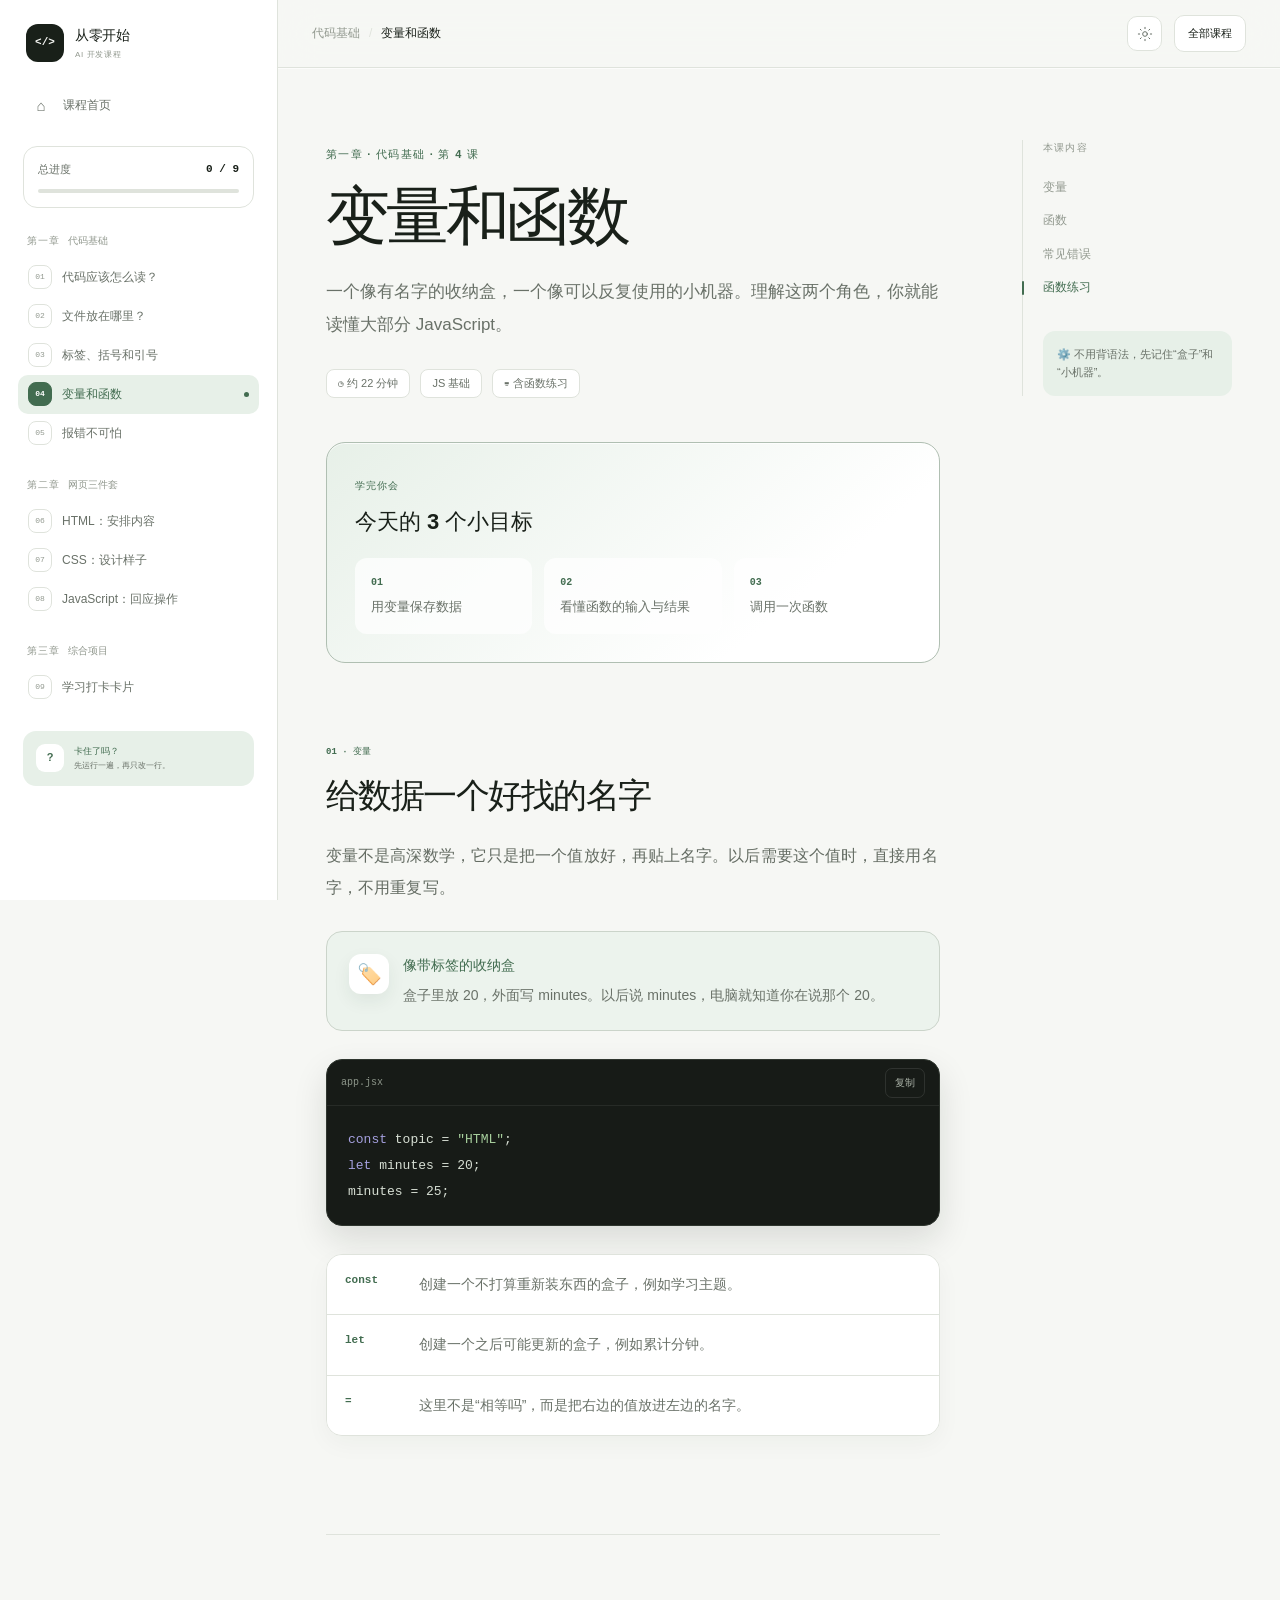
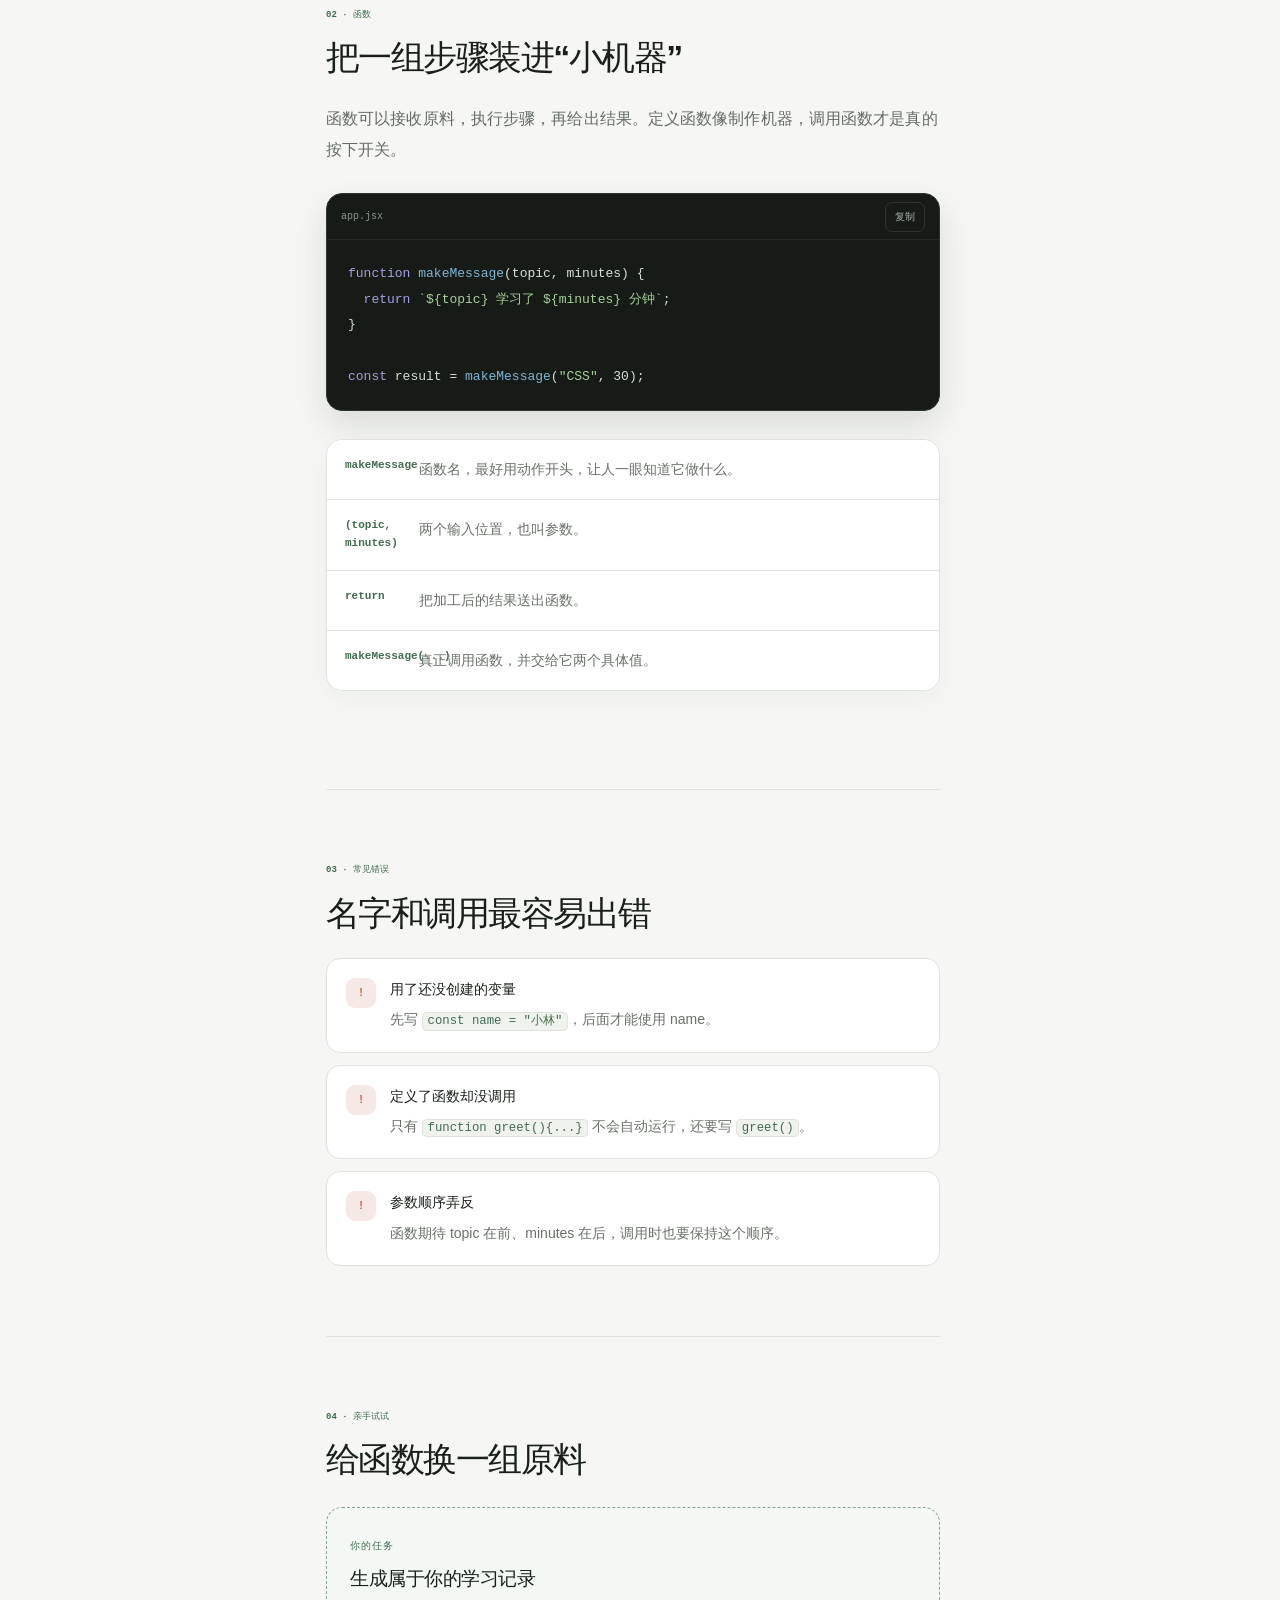
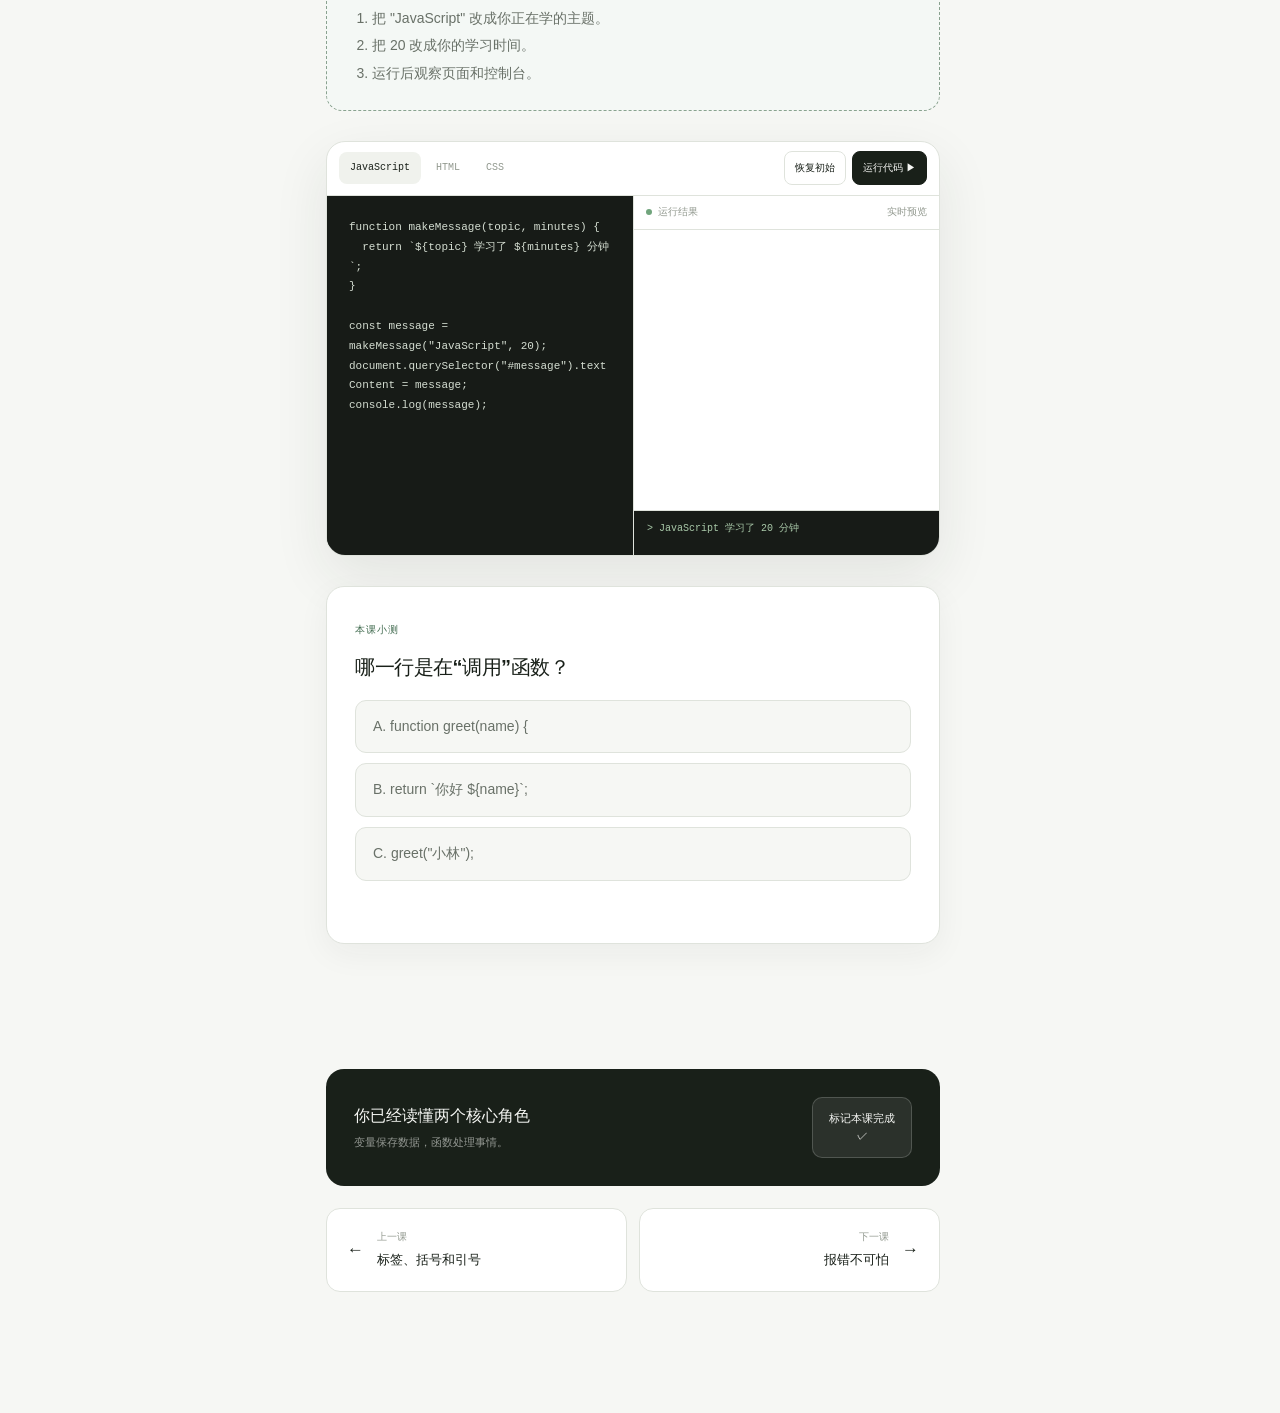
<file: lessons/04-variables-functions.html>
<!doctype html><html lang="zh-CN"><head><meta charset="UTF-8"/><meta name="viewport" content="width=device-width,initial-scale=1"/><title>04 · 变量和函数</title><link rel="stylesheet" href="../styles.css"/></head>
<body class="course-body" data-page="variables-functions" data-base="../"><aside class="course-sidebar" id="courseSidebar"></aside><div class="course-shell"><header class="course-topbar" id="courseTopbar"></header>
<main class="lesson-main"><div class="lesson-grid"><article class="lesson-content">
<header class="lesson-hero"><span class="lesson-kicker">第一章 · 代码基础 · 第 4 课</span><h1>变量和函数</h1><p>一个像有名字的收纳盒，一个像可以反复使用的小机器。理解这两个角色，你就能读懂大部分 JavaScript。</p><div class="lesson-meta"><span>◷ 约 22 分钟</span><span>JS 基础</span><span>⌨ 含函数练习</span></div></header>
<section class="goal-card"><span>学完你会</span><h2>今天的 3 个小目标</h2><div class="goal-list"><div><strong>01</strong>用变量保存数据</div><div><strong>02</strong>看懂函数的输入与结果</div><div><strong>03</strong>调用一次函数</div></div></section>
<section class="lesson-section" id="concept"><span class="section-index">01 · 变量</span><h2>给数据一个好找的名字</h2><p>变量不是高深数学，它只是把一个值放好，再贴上名字。以后需要这个值时，直接用名字，不用重复写。</p><div class="analogy"><span>🏷️</span><div><strong>像带标签的收纳盒</strong><p>盒子里放 20，外面写 minutes。以后说 minutes，电脑就知道你在说那个 20。</p></div></div>
<div class="code-block"><div class="code-head"><span>app.jsx</span><button data-copy>复制</button></div><pre><code><span class="token-key">const</span> topic = <span class="token-string">"HTML"</span>;
<span class="token-key">let</span> minutes = 20;
minutes = 25;</code></pre></div>
<div class="line-explain"><div><code>const</code><p>创建一个不打算重新装东西的盒子，例如学习主题。</p></div><div><code>let</code><p>创建一个之后可能更新的盒子，例如累计分钟。</p></div><div><code>=</code><p>这里不是“相等吗”，而是把右边的值放进左边的名字。</p></div></div></section>
<section class="lesson-section" id="details"><span class="section-index">02 · 函数</span><h2>把一组步骤装进“小机器”</h2><p>函数可以接收原料，执行步骤，再给出结果。定义函数像制作机器，调用函数才是真的按下开关。</p>
<div class="code-block"><div class="code-head"><span>app.jsx</span><button data-copy>复制</button></div><pre><code><span class="token-key">function</span> <span class="token-fn">makeMessage</span>(topic, minutes) {
  <span class="token-key">return</span> <span class="token-string">`${topic} 学习了 ${minutes} 分钟`</span>;
}

<span class="token-key">const</span> result = <span class="token-fn">makeMessage</span>(<span class="token-string">"CSS"</span>, 30);</code></pre></div>
<div class="line-explain"><div><code>makeMessage</code><p>函数名，最好用动作开头，让人一眼知道它做什么。</p></div><div><code>(topic, minutes)</code><p>两个输入位置，也叫参数。</p></div><div><code>return</code><p>把加工后的结果送出函数。</p></div><div><code>makeMessage(...)</code><p>真正调用函数，并交给它两个具体值。</p></div></div></section>
<section class="lesson-section" id="errors"><span class="section-index">03 · 常见错误</span><h2>名字和调用最容易出错</h2><div class="mistake-list"><div class="mistake"><span>!</span><div><strong>用了还没创建的变量</strong><p>先写 <code>const name = "小林"</code>，后面才能使用 name。</p></div></div><div class="mistake"><span>!</span><div><strong>定义了函数却没调用</strong><p>只有 <code>function greet(){...}</code> 不会自动运行，还要写 <code>greet()</code>。</p></div></div><div class="mistake"><span>!</span><div><strong>参数顺序弄反</strong><p>函数期待 topic 在前、minutes 在后，调用时也要保持这个顺序。</p></div></div></div></section>
<section class="lesson-section" id="practice"><span class="section-index">04 · 亲手试试</span><h2>给函数换一组原料</h2><div class="practice-brief"><span>你的任务</span><h3>生成属于你的学习记录</h3><ol><li>把 "JavaScript" 改成你正在学的主题。</li><li>把 20 改成你的学习时间。</li><li>运行后观察页面和控制台。</li></ol></div>
<div class="code-playground"><div class="playground-bar"><div class="editor-tabs"><button class="is-active" data-editor-tab="js">JavaScript</button><button data-editor-tab="html">HTML</button><button data-editor-tab="css">CSS</button></div><div class="playground-actions"><button data-reset>恢复初始</button><button data-run>运行代码 <span>▶</span></button></div></div><div class="playground-workspace"><div class="editor-pane">
<textarea class="playground-editor" data-lang="js">function makeMessage(topic, minutes) {
  return `${topic} 学习了 ${minutes} 分钟`;
}

const message = makeMessage("JavaScript", 20);
document.querySelector("#message").textContent = message;
console.log(message);</textarea><textarea class="playground-editor" data-lang="html" hidden><div class="result"><small>今日记录</small><h1 id="message"></h1></div></textarea><textarea class="playground-editor" data-lang="css" hidden>.result { margin: 40px; padding: 24px; border-radius: 16px; background: #eaf1e8; }
small { color: #657064; } h1 { color: #365d43; }</textarea>
</div><div class="preview-pane"><div class="preview-label"><span>运行结果</span><em>实时预览</em></div><iframe title="代码运行结果" sandbox="allow-scripts"></iframe><div class="console-output"></div></div></div></div>
<div class="lesson-quiz" data-answer="c"><span>本课小测</span><h3>哪一行是在“调用”函数？</h3><div class="quiz-options"><button data-choice="a">A. function greet(name) {</button><button data-choice="b">B. return `你好 ${name}`;</button><button data-choice="c">C. greet("小林");</button></div><p class="quiz-result"></p></div></section>
<div class="lesson-complete-row"><p><strong>你已经读懂两个核心角色</strong><span>变量保存数据，函数处理事情。</span></p><button class="complete-lesson-button" data-complete-lesson>标记本课完成 <span>✓</span></button></div>
<nav class="lesson-pagination"><a href="03-symbols.html"><b>←</b><span><small>上一课</small><strong>标签、括号和引号</strong></span></a><a href="05-errors.html"><span><small>下一课</small><strong>报错不可怕</strong></span><b>→</b></a></nav>
</article><aside class="on-page-nav"><span>本课内容</span><a class="is-active" href="#concept">变量</a><a href="#details">函数</a><a href="#errors">常见错误</a><a href="#practice">函数练习</a><div class="reading-time">⚙️ 不用背语法，先记住“盒子”和“小机器”。</div></aside></div></main></div><script type="text/javascript" src="../app.jsx"></script></body></html>
</file>
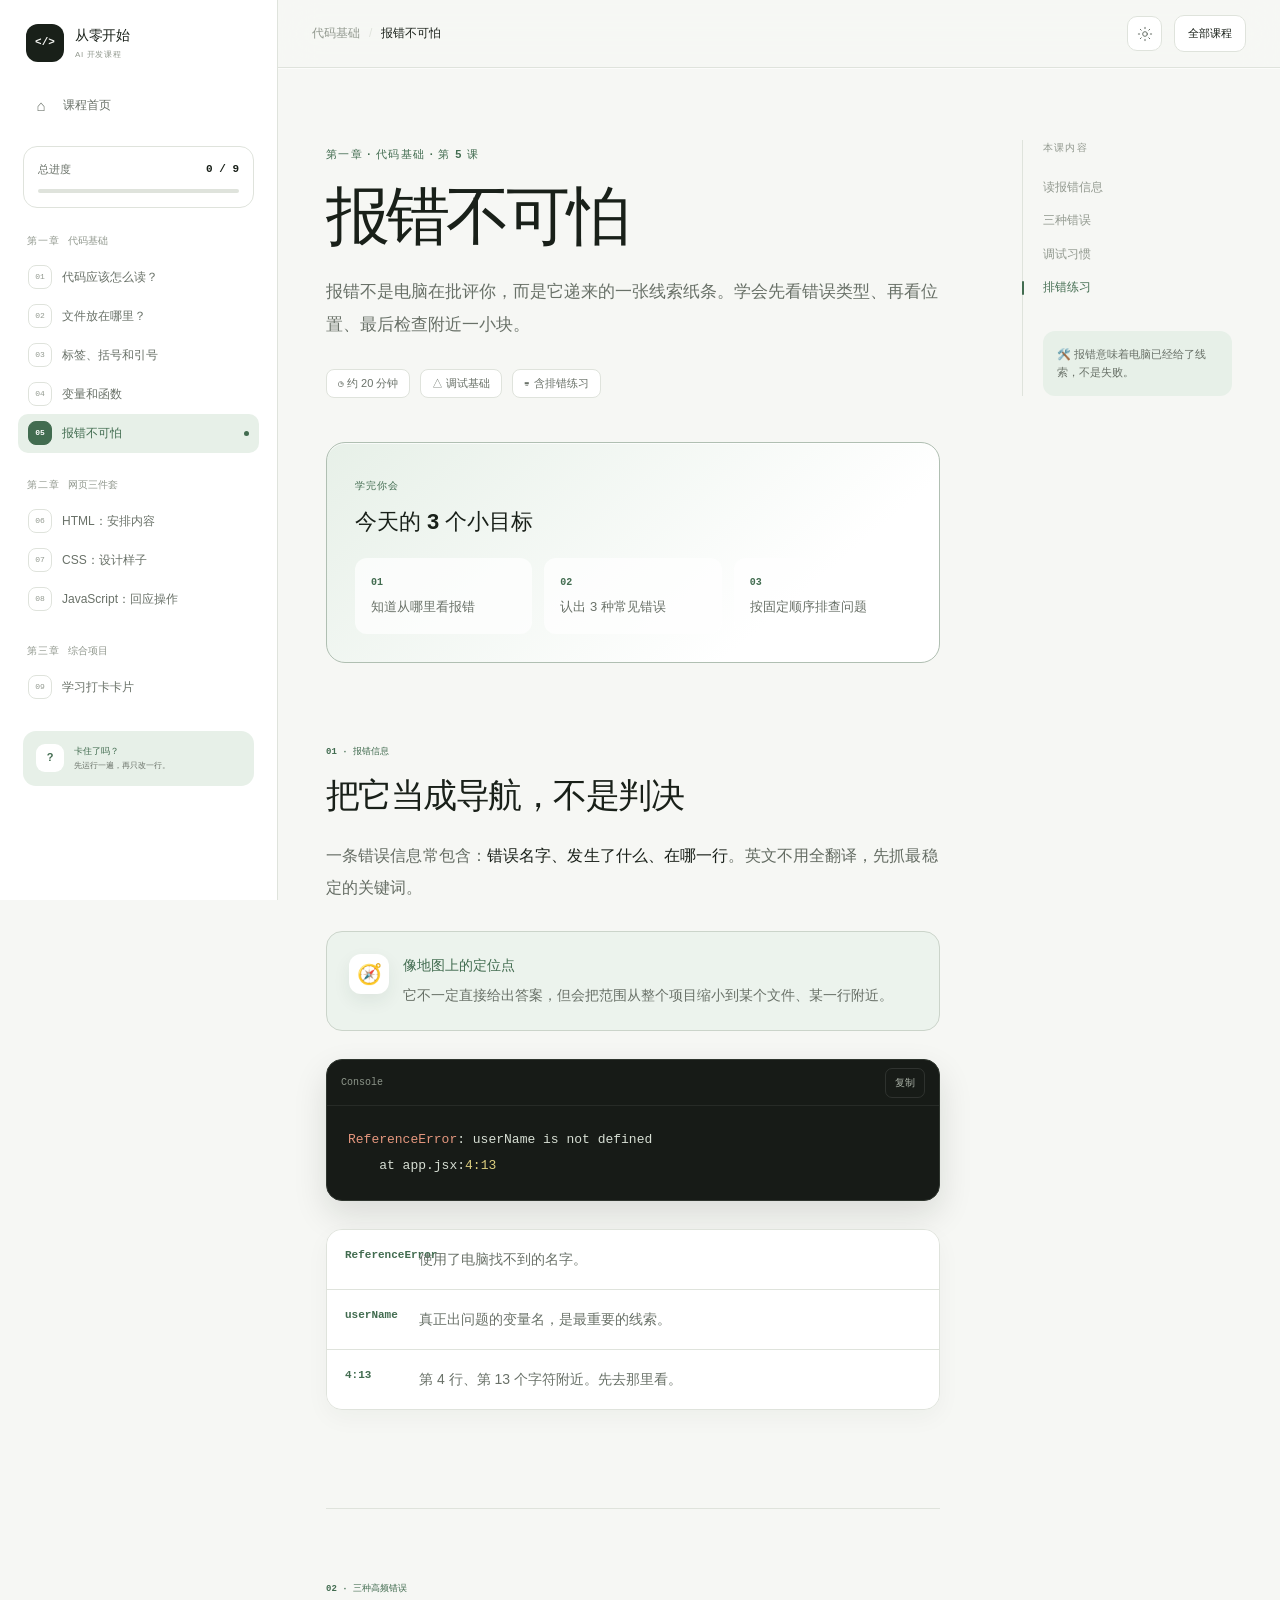
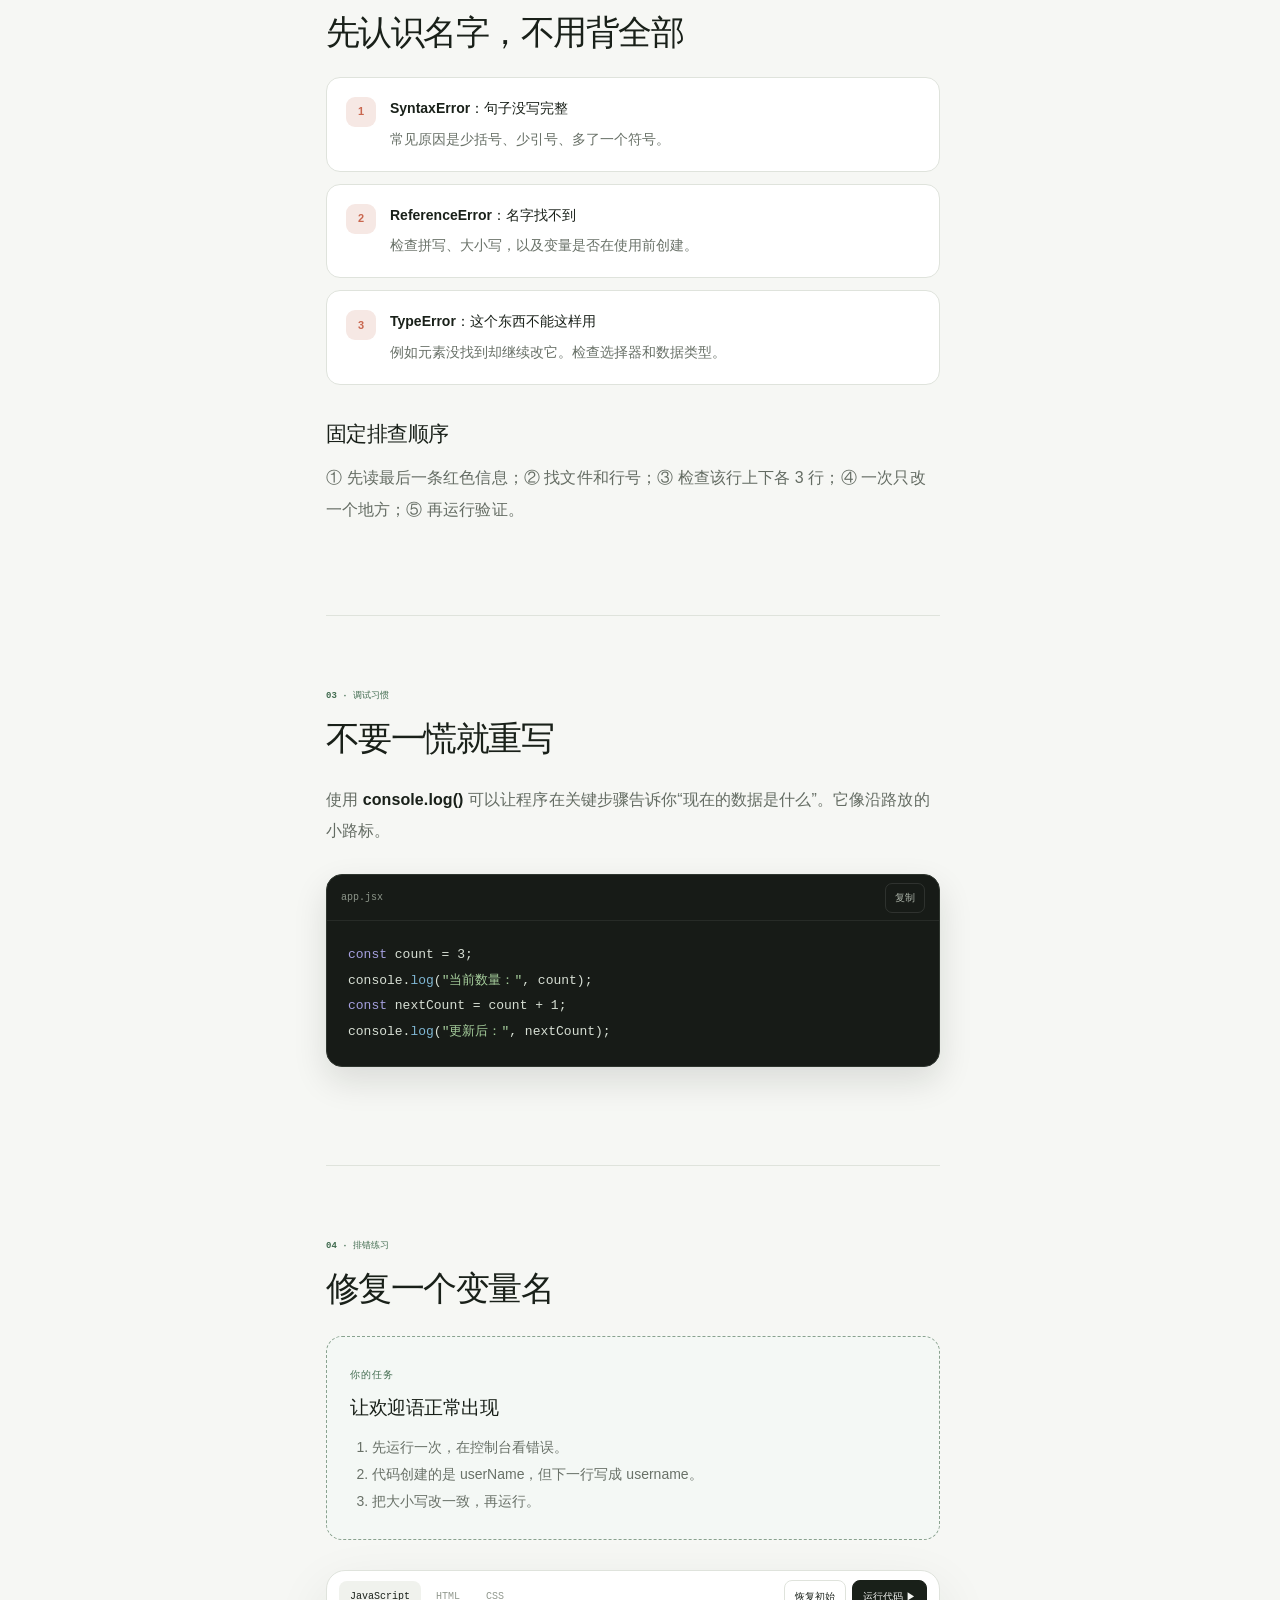
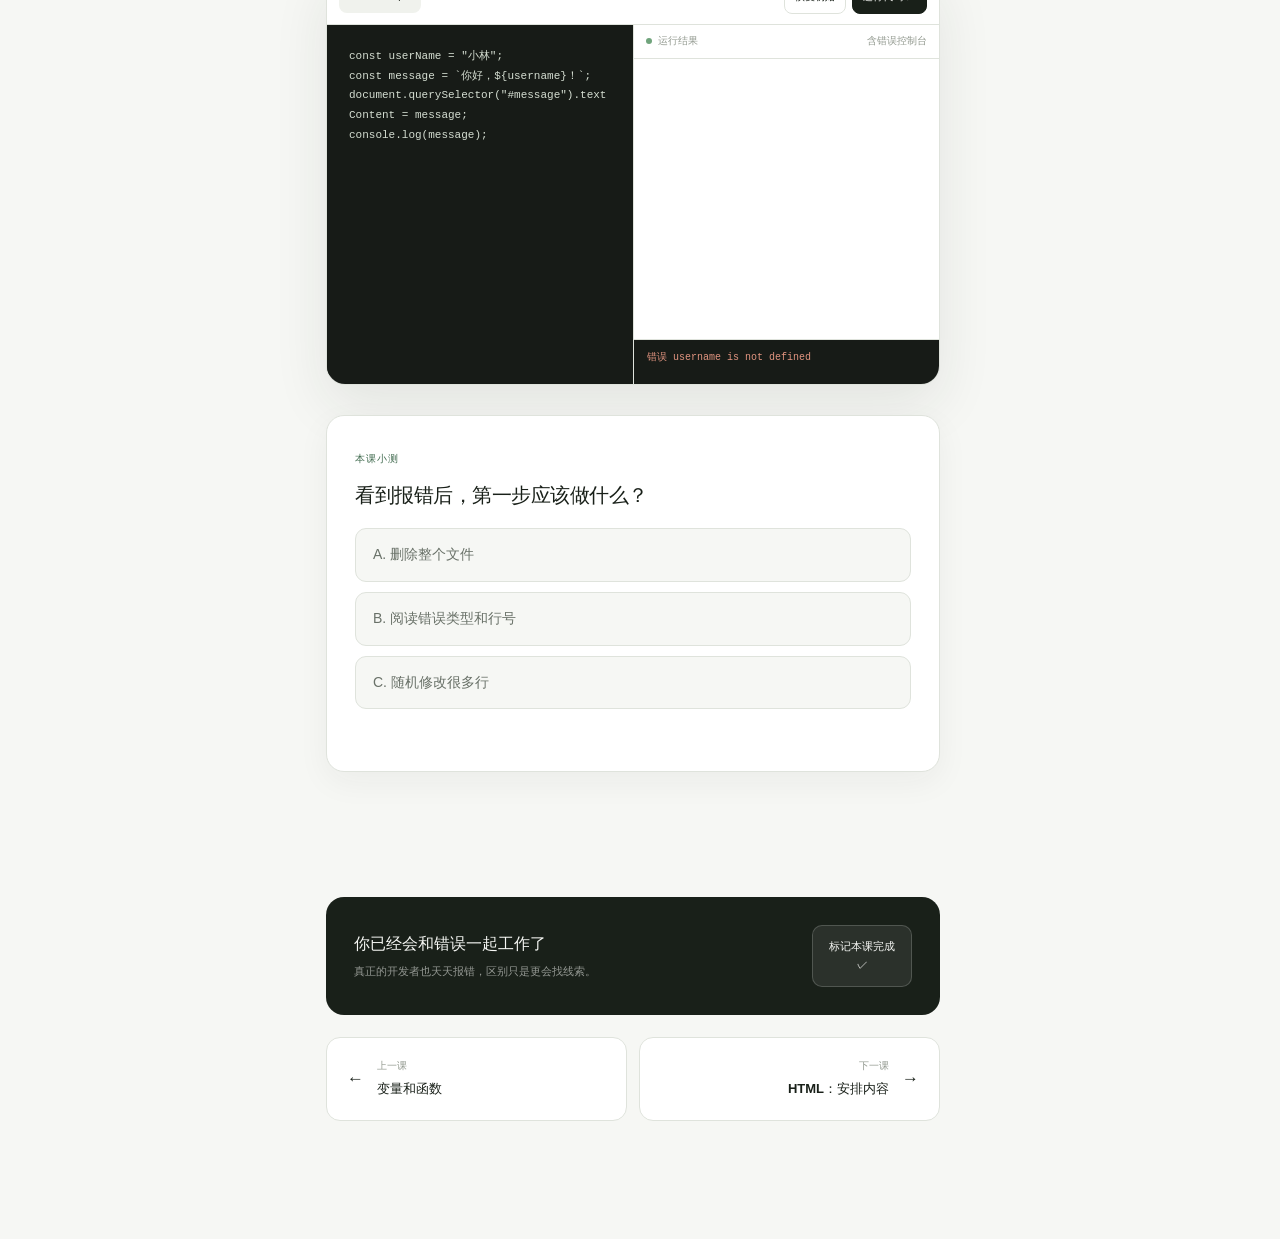
<file: lessons/05-errors.html>
<!doctype html><html lang="zh-CN"><head><meta charset="UTF-8"/><meta name="viewport" content="width=device-width,initial-scale=1"/><title>05 · 报错不可怕</title><link rel="stylesheet" href="../styles.css"/></head>
<body class="course-body" data-page="errors" data-base="../"><aside class="course-sidebar" id="courseSidebar"></aside><div class="course-shell"><header class="course-topbar" id="courseTopbar"></header>
<main class="lesson-main"><div class="lesson-grid"><article class="lesson-content">
<header class="lesson-hero"><span class="lesson-kicker">第一章 · 代码基础 · 第 5 课</span><h1>报错不可怕</h1><p>报错不是电脑在批评你，而是它递来的一张线索纸条。学会先看错误类型、再看位置、最后检查附近一小块。</p><div class="lesson-meta"><span>◷ 约 20 分钟</span><span>△ 调试基础</span><span>⌨ 含排错练习</span></div></header>
<section class="goal-card"><span>学完你会</span><h2>今天的 3 个小目标</h2><div class="goal-list"><div><strong>01</strong>知道从哪里看报错</div><div><strong>02</strong>认出 3 种常见错误</div><div><strong>03</strong>按固定顺序排查问题</div></div></section>
<section class="lesson-section" id="concept"><span class="section-index">01 · 报错信息</span><h2>把它当成导航，不是判决</h2><p>一条错误信息常包含：<strong>错误名字、发生了什么、在哪一行</strong>。英文不用全翻译，先抓最稳定的关键词。</p><div class="analogy"><span>🧭</span><div><strong>像地图上的定位点</strong><p>它不一定直接给出答案，但会把范围从整个项目缩小到某个文件、某一行附近。</p></div></div>
<div class="code-block"><div class="code-head"><span>Console</span><button data-copy>复制</button></div><pre><code><span class="token-tag">ReferenceError</span>: userName is not defined
    at app.jsx:<span class="token-attr">4:13</span></code></pre></div>
<div class="line-explain"><div><code>ReferenceError</code><p>使用了电脑找不到的名字。</p></div><div><code>userName</code><p>真正出问题的变量名，是最重要的线索。</p></div><div><code>4:13</code><p>第 4 行、第 13 个字符附近。先去那里看。</p></div></div></section>
<section class="lesson-section" id="details"><span class="section-index">02 · 三种高频错误</span><h2>先认识名字，不用背全部</h2><div class="mistake-list"><div class="mistake"><span>1</span><div><strong>SyntaxError：句子没写完整</strong><p>常见原因是少括号、少引号、多了一个符号。</p></div></div><div class="mistake"><span>2</span><div><strong>ReferenceError：名字找不到</strong><p>检查拼写、大小写，以及变量是否在使用前创建。</p></div></div><div class="mistake"><span>3</span><div><strong>TypeError：这个东西不能这样用</strong><p>例如元素没找到却继续改它。检查选择器和数据类型。</p></div></div></div>
<h3>固定排查顺序</h3><p>① 先读最后一条红色信息；② 找文件和行号；③ 检查该行上下各 3 行；④ 一次只改一个地方；⑤ 再运行验证。</p></section>
<section class="lesson-section" id="errors"><span class="section-index">03 · 调试习惯</span><h2>不要一慌就重写</h2><p>使用 <strong>console.log()</strong> 可以让程序在关键步骤告诉你“现在的数据是什么”。它像沿路放的小路标。</p>
<div class="code-block"><div class="code-head"><span>app.jsx</span><button data-copy>复制</button></div><pre><code><span class="token-key">const</span> count = 3;
console.<span class="token-fn">log</span>(<span class="token-string">"当前数量："</span>, count);
<span class="token-key">const</span> nextCount = count + 1;
console.<span class="token-fn">log</span>(<span class="token-string">"更新后："</span>, nextCount);</code></pre></div></section>
<section class="lesson-section" id="practice"><span class="section-index">04 · 排错练习</span><h2>修复一个变量名</h2><div class="practice-brief"><span>你的任务</span><h3>让欢迎语正常出现</h3><ol><li>先运行一次，在控制台看错误。</li><li>代码创建的是 userName，但下一行写成 username。</li><li>把大小写改一致，再运行。</li></ol></div>
<div class="code-playground"><div class="playground-bar"><div class="editor-tabs"><button class="is-active" data-editor-tab="js">JavaScript</button><button data-editor-tab="html">HTML</button><button data-editor-tab="css">CSS</button></div><div class="playground-actions"><button data-reset>恢复初始</button><button data-run>运行代码 <span>▶</span></button></div></div><div class="playground-workspace"><div class="editor-pane">
<textarea class="playground-editor" data-lang="js">const userName = "小林";
const message = `你好，${username}！`;
document.querySelector("#message").textContent = message;
console.log(message);</textarea><textarea class="playground-editor" data-lang="html" hidden><main><h1 id="message">等待运行...</h1><p>如果没有出现名字，请查看控制台。</p></main></textarea><textarea class="playground-editor" data-lang="css" hidden>main { margin: 40px; padding: 24px; background: #f5f2e9; border-radius: 16px; }
p { color: #72786f; }</textarea>
</div><div class="preview-pane"><div class="preview-label"><span>运行结果</span><em>含错误控制台</em></div><iframe title="代码运行结果" sandbox="allow-scripts"></iframe><div class="console-output"></div></div></div></div>
<div class="lesson-quiz" data-answer="b"><span>本课小测</span><h3>看到报错后，第一步应该做什么？</h3><div class="quiz-options"><button data-choice="a">A. 删除整个文件</button><button data-choice="b">B. 阅读错误类型和行号</button><button data-choice="c">C. 随机修改很多行</button></div><p class="quiz-result"></p></div></section>
<div class="lesson-complete-row"><p><strong>你已经会和错误一起工作了</strong><span>真正的开发者也天天报错，区别只是更会找线索。</span></p><button class="complete-lesson-button" data-complete-lesson>标记本课完成 <span>✓</span></button></div>
<nav class="lesson-pagination"><a href="04-variables-functions.html"><b>←</b><span><small>上一课</small><strong>变量和函数</strong></span></a><a href="06-html.html"><span><small>下一课</small><strong>HTML：安排内容</strong></span><b>→</b></a></nav>
</article><aside class="on-page-nav"><span>本课内容</span><a class="is-active" href="#concept">读报错信息</a><a href="#details">三种错误</a><a href="#errors">调试习惯</a><a href="#practice">排错练习</a><div class="reading-time">🛠️ 报错意味着电脑已经给了线索，不是失败。</div></aside></div></main></div><script type="text/javascript" src="../app.jsx"></script></body></html>
</file>
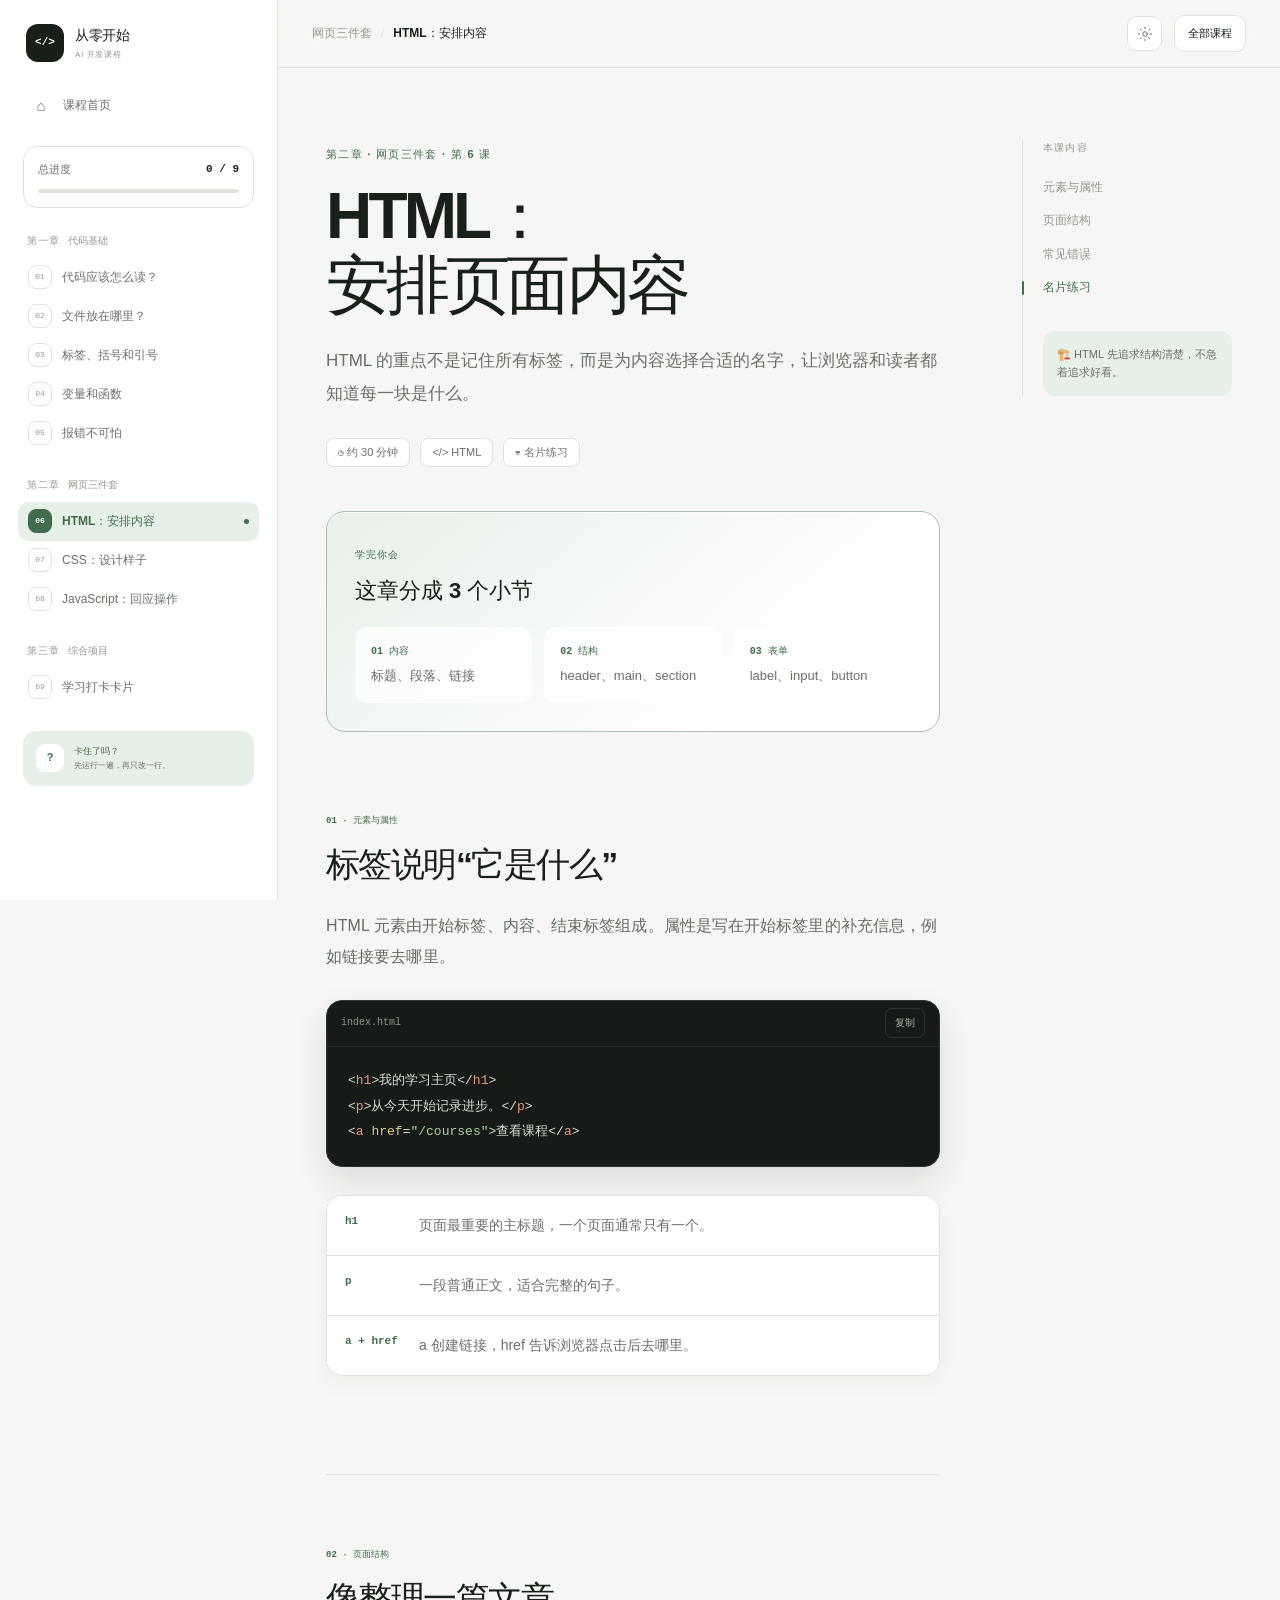
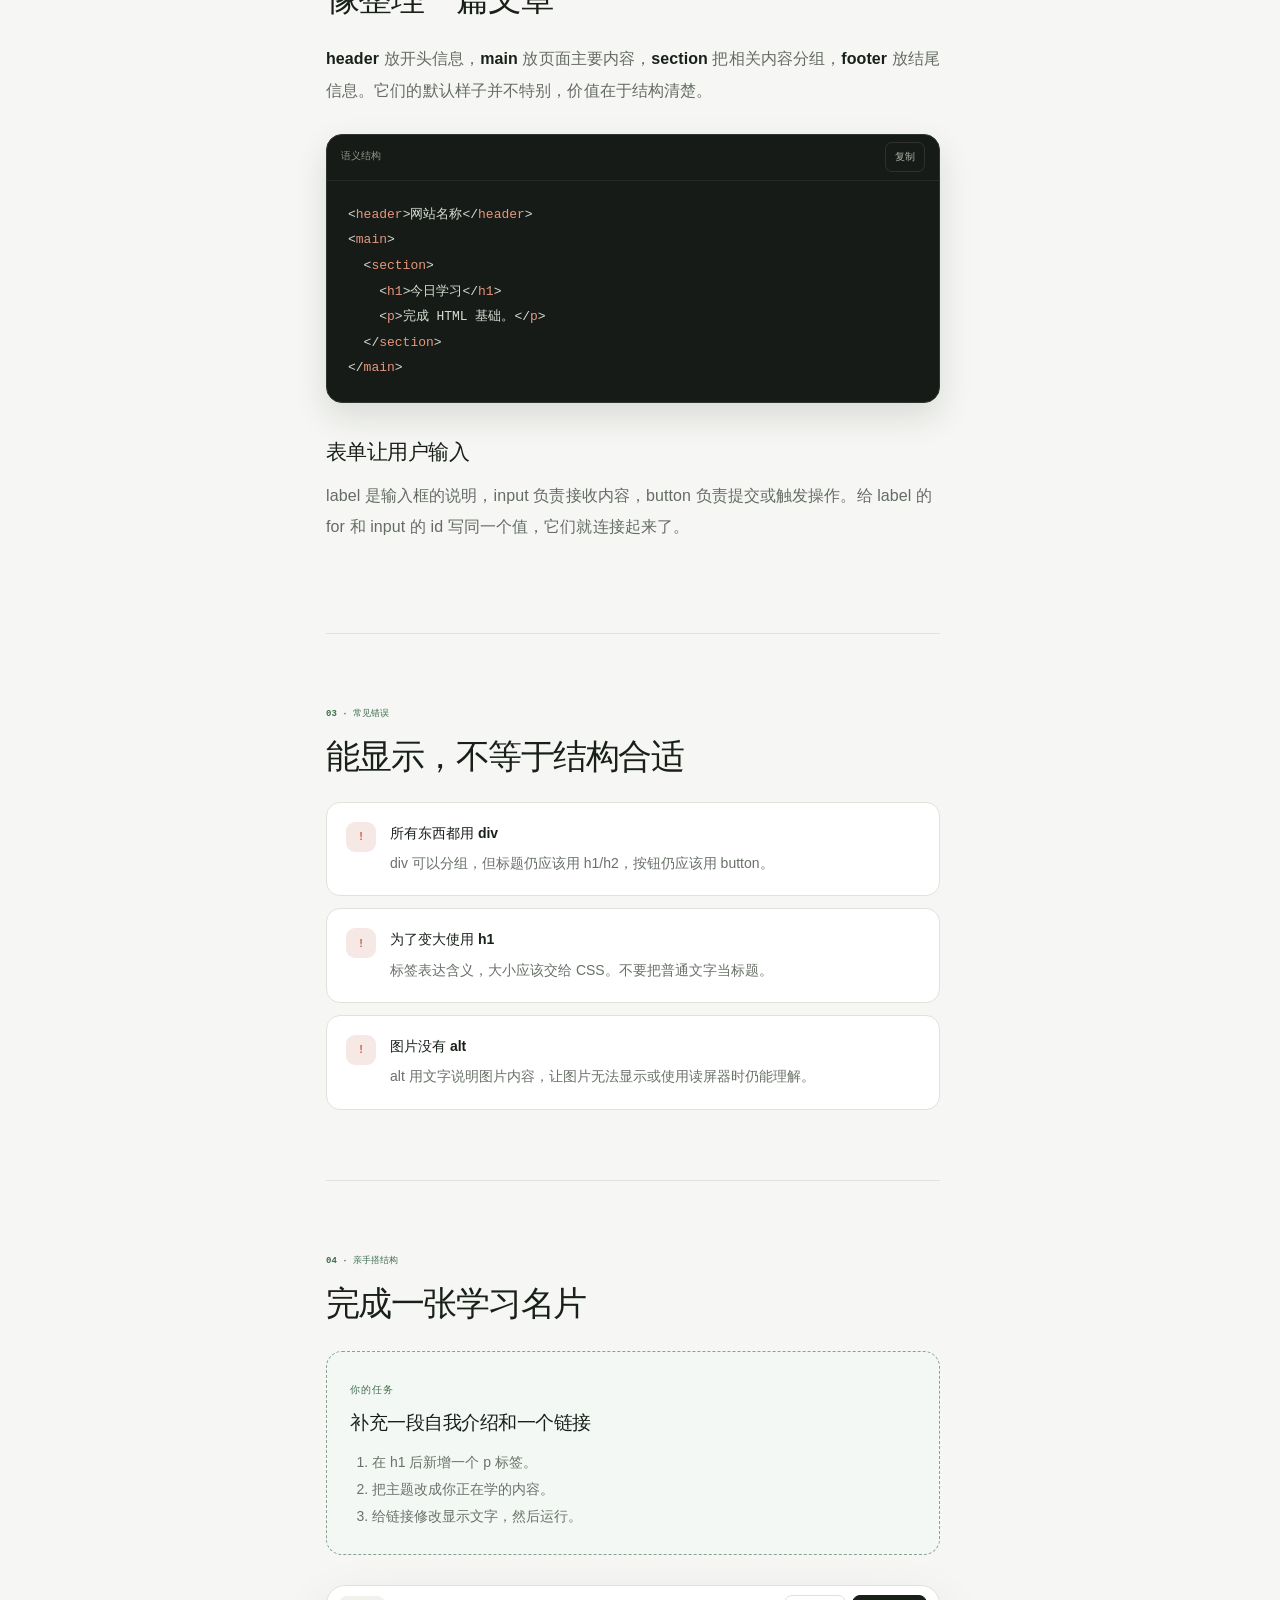
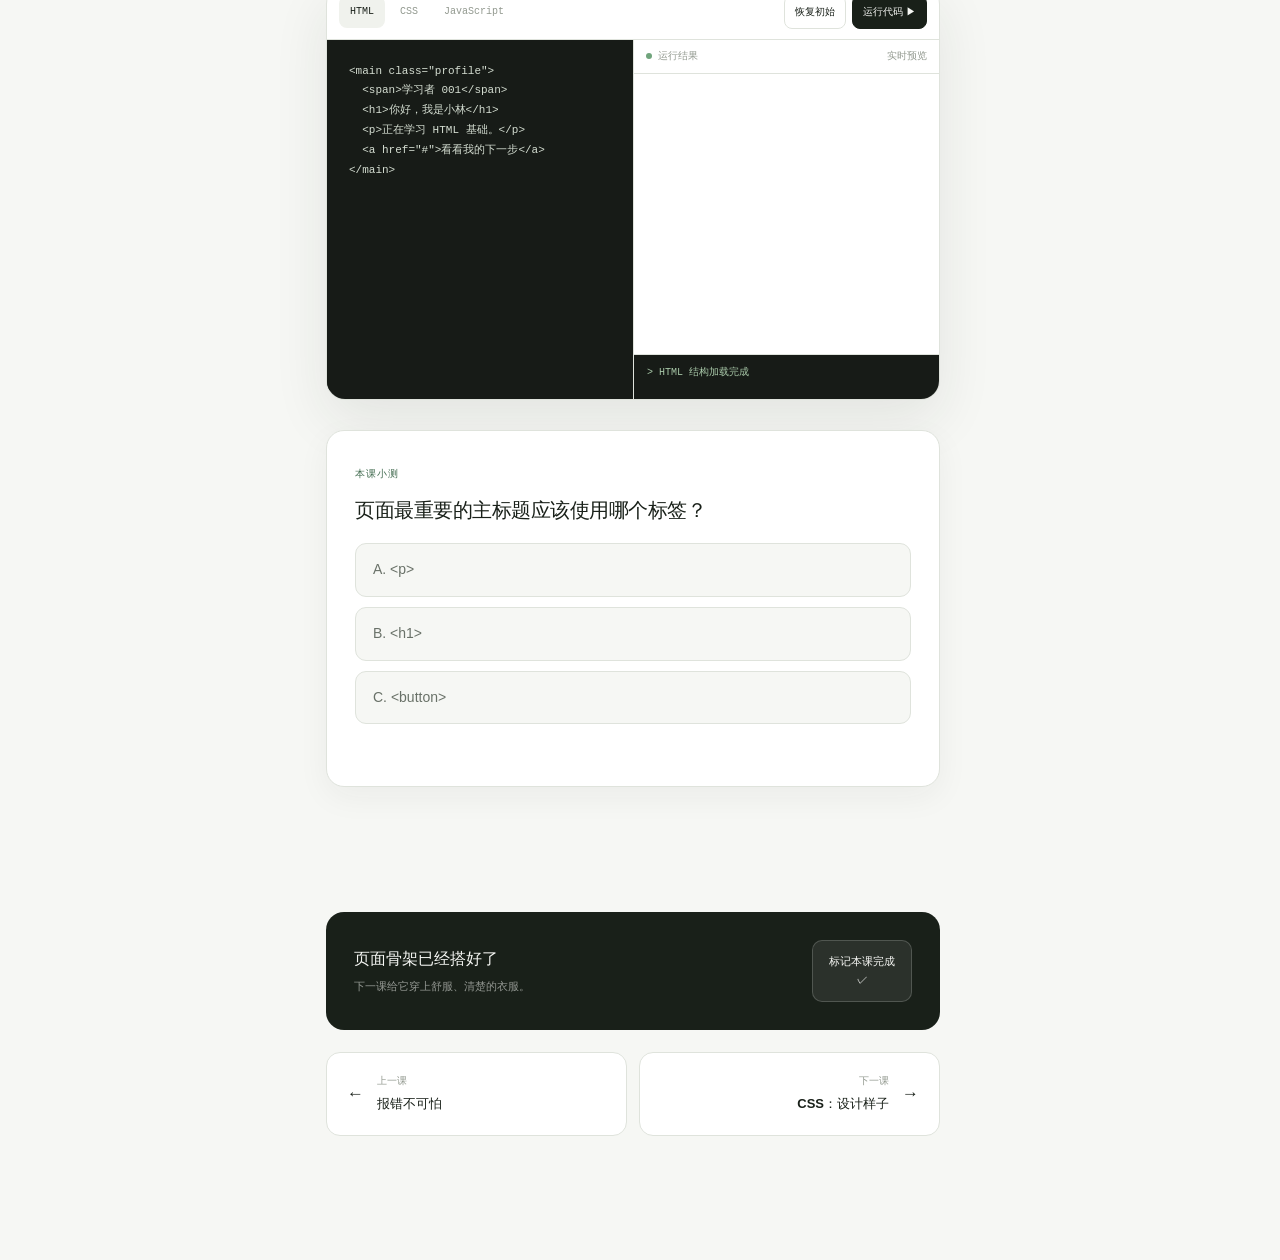
<file: lessons/06-html.html>
<!doctype html><html lang="zh-CN"><head><meta charset="UTF-8"/><meta name="viewport" content="width=device-width,initial-scale=1"/><title>06 · HTML：安排内容</title><link rel="stylesheet" href="../styles.css"/></head>
<body class="course-body" data-page="html" data-base="../"><aside class="course-sidebar" id="courseSidebar"></aside><div class="course-shell"><header class="course-topbar" id="courseTopbar"></header>
<main class="lesson-main"><div class="lesson-grid"><article class="lesson-content">
<header class="lesson-hero"><span class="lesson-kicker">第二章 · 网页三件套 · 第 6 课</span><h1>HTML：<br/>安排页面内容</h1><p>HTML 的重点不是记住所有标签，而是为内容选择合适的名字，让浏览器和读者都知道每一块是什么。</p><div class="lesson-meta"><span>◷ 约 30 分钟</span><span>&lt;/&gt; HTML</span><span>⌨ 名片练习</span></div></header>
<section class="goal-card"><span>学完你会</span><h2>这章分成 3 个小节</h2><div class="goal-list"><div><strong>01 内容</strong>标题、段落、链接</div><div><strong>02 结构</strong>header、main、section</div><div><strong>03 表单</strong>label、input、button</div></div></section>
<section class="lesson-section" id="concept"><span class="section-index">01 · 元素与属性</span><h2>标签说明“它是什么”</h2><p>HTML 元素由开始标签、内容、结束标签组成。属性是写在开始标签里的补充信息，例如链接要去哪里。</p>
<div class="code-block"><div class="code-head"><span>index.html</span><button data-copy>复制</button></div><pre><code>&lt;<span class="token-tag">h1</span>&gt;我的学习主页&lt;/<span class="token-tag">h1</span>&gt;
&lt;<span class="token-tag">p</span>&gt;从今天开始记录进步。&lt;/<span class="token-tag">p</span>&gt;
&lt;<span class="token-tag">a</span> <span class="token-attr">href</span>=<span class="token-string">"/courses"</span>&gt;查看课程&lt;/<span class="token-tag">a</span>&gt;</code></pre></div>
<div class="line-explain"><div><code>h1</code><p>页面最重要的主标题，一个页面通常只有一个。</p></div><div><code>p</code><p>一段普通正文，适合完整的句子。</p></div><div><code>a + href</code><p>a 创建链接，href 告诉浏览器点击后去哪里。</p></div></div></section>
<section class="lesson-section" id="details"><span class="section-index">02 · 页面结构</span><h2>像整理一篇文章</h2><p><strong>header</strong> 放开头信息，<strong>main</strong> 放页面主要内容，<strong>section</strong> 把相关内容分组，<strong>footer</strong> 放结尾信息。它们的默认样子并不特别，价值在于结构清楚。</p>
<div class="code-block"><div class="code-head"><span>语义结构</span><button data-copy>复制</button></div><pre><code>&lt;<span class="token-tag">header</span>&gt;网站名称&lt;/<span class="token-tag">header</span>&gt;
&lt;<span class="token-tag">main</span>&gt;
  &lt;<span class="token-tag">section</span>&gt;
    &lt;<span class="token-tag">h1</span>&gt;今日学习&lt;/<span class="token-tag">h1</span>&gt;
    &lt;<span class="token-tag">p</span>&gt;完成 HTML 基础。&lt;/<span class="token-tag">p</span>&gt;
  &lt;/<span class="token-tag">section</span>&gt;
&lt;/<span class="token-tag">main</span>&gt;</code></pre></div>
<h3>表单让用户输入</h3><p>label 是输入框的说明，input 负责接收内容，button 负责提交或触发操作。给 label 的 for 和 input 的 id 写同一个值，它们就连接起来了。</p></section>
<section class="lesson-section" id="errors"><span class="section-index">03 · 常见错误</span><h2>能显示，不等于结构合适</h2><div class="mistake-list"><div class="mistake"><span>!</span><div><strong>所有东西都用 div</strong><p>div 可以分组，但标题仍应该用 h1/h2，按钮仍应该用 button。</p></div></div><div class="mistake"><span>!</span><div><strong>为了变大使用 h1</strong><p>标签表达含义，大小应该交给 CSS。不要把普通文字当标题。</p></div></div><div class="mistake"><span>!</span><div><strong>图片没有 alt</strong><p>alt 用文字说明图片内容，让图片无法显示或使用读屏器时仍能理解。</p></div></div></div></section>
<section class="lesson-section" id="practice"><span class="section-index">04 · 亲手搭结构</span><h2>完成一张学习名片</h2><div class="practice-brief"><span>你的任务</span><h3>补充一段自我介绍和一个链接</h3><ol><li>在 h1 后新增一个 p 标签。</li><li>把主题改成你正在学的内容。</li><li>给链接修改显示文字，然后运行。</li></ol></div>
<div class="code-playground"><div class="playground-bar"><div class="editor-tabs"><button class="is-active" data-editor-tab="html">HTML</button><button data-editor-tab="css">CSS</button><button data-editor-tab="js">JavaScript</button></div><div class="playground-actions"><button data-reset>恢复初始</button><button data-run>运行代码 <span>▶</span></button></div></div><div class="playground-workspace"><div class="editor-pane">
<textarea class="playground-editor" data-lang="html"><main class="profile">
  <span>学习者 001</span>
  <h1>你好，我是小林</h1>
  <p>正在学习 HTML 基础。</p>
  <a href="#">看看我的下一步</a>
</main></textarea><textarea class="playground-editor" data-lang="css" hidden>.profile { width: 260px; margin: 36px auto; padding: 26px; border: 1px solid #dfe6dc; border-radius: 18px; }
span { color: #6c766a; font-size: 12px; } a { color: #426c50; }</textarea><textarea class="playground-editor" data-lang="js" hidden>console.log("HTML 结构加载完成");</textarea>
</div><div class="preview-pane"><div class="preview-label"><span>运行结果</span><em>实时预览</em></div><iframe title="代码运行结果" sandbox="allow-scripts"></iframe><div class="console-output"></div></div></div></div>
<div class="lesson-quiz" data-answer="b"><span>本课小测</span><h3>页面最重要的主标题应该使用哪个标签？</h3><div class="quiz-options"><button data-choice="a">A. &lt;p&gt;</button><button data-choice="b">B. &lt;h1&gt;</button><button data-choice="c">C. &lt;button&gt;</button></div><p class="quiz-result"></p></div></section>
<div class="lesson-complete-row"><p><strong>页面骨架已经搭好了</strong><span>下一课给它穿上舒服、清楚的衣服。</span></p><button class="complete-lesson-button" data-complete-lesson>标记本课完成 <span>✓</span></button></div>
<nav class="lesson-pagination"><a href="05-errors.html"><b>←</b><span><small>上一课</small><strong>报错不可怕</strong></span></a><a href="07-css.html"><span><small>下一课</small><strong>CSS：设计样子</strong></span><b>→</b></a></nav>
</article><aside class="on-page-nav"><span>本课内容</span><a class="is-active" href="#concept">元素与属性</a><a href="#details">页面结构</a><a href="#errors">常见错误</a><a href="#practice">名片练习</a><div class="reading-time">🏗️ HTML 先追求结构清楚，不急着追求好看。</div></aside></div></main></div><script type="text/javascript" src="../app.jsx"></script></body></html>
</file>
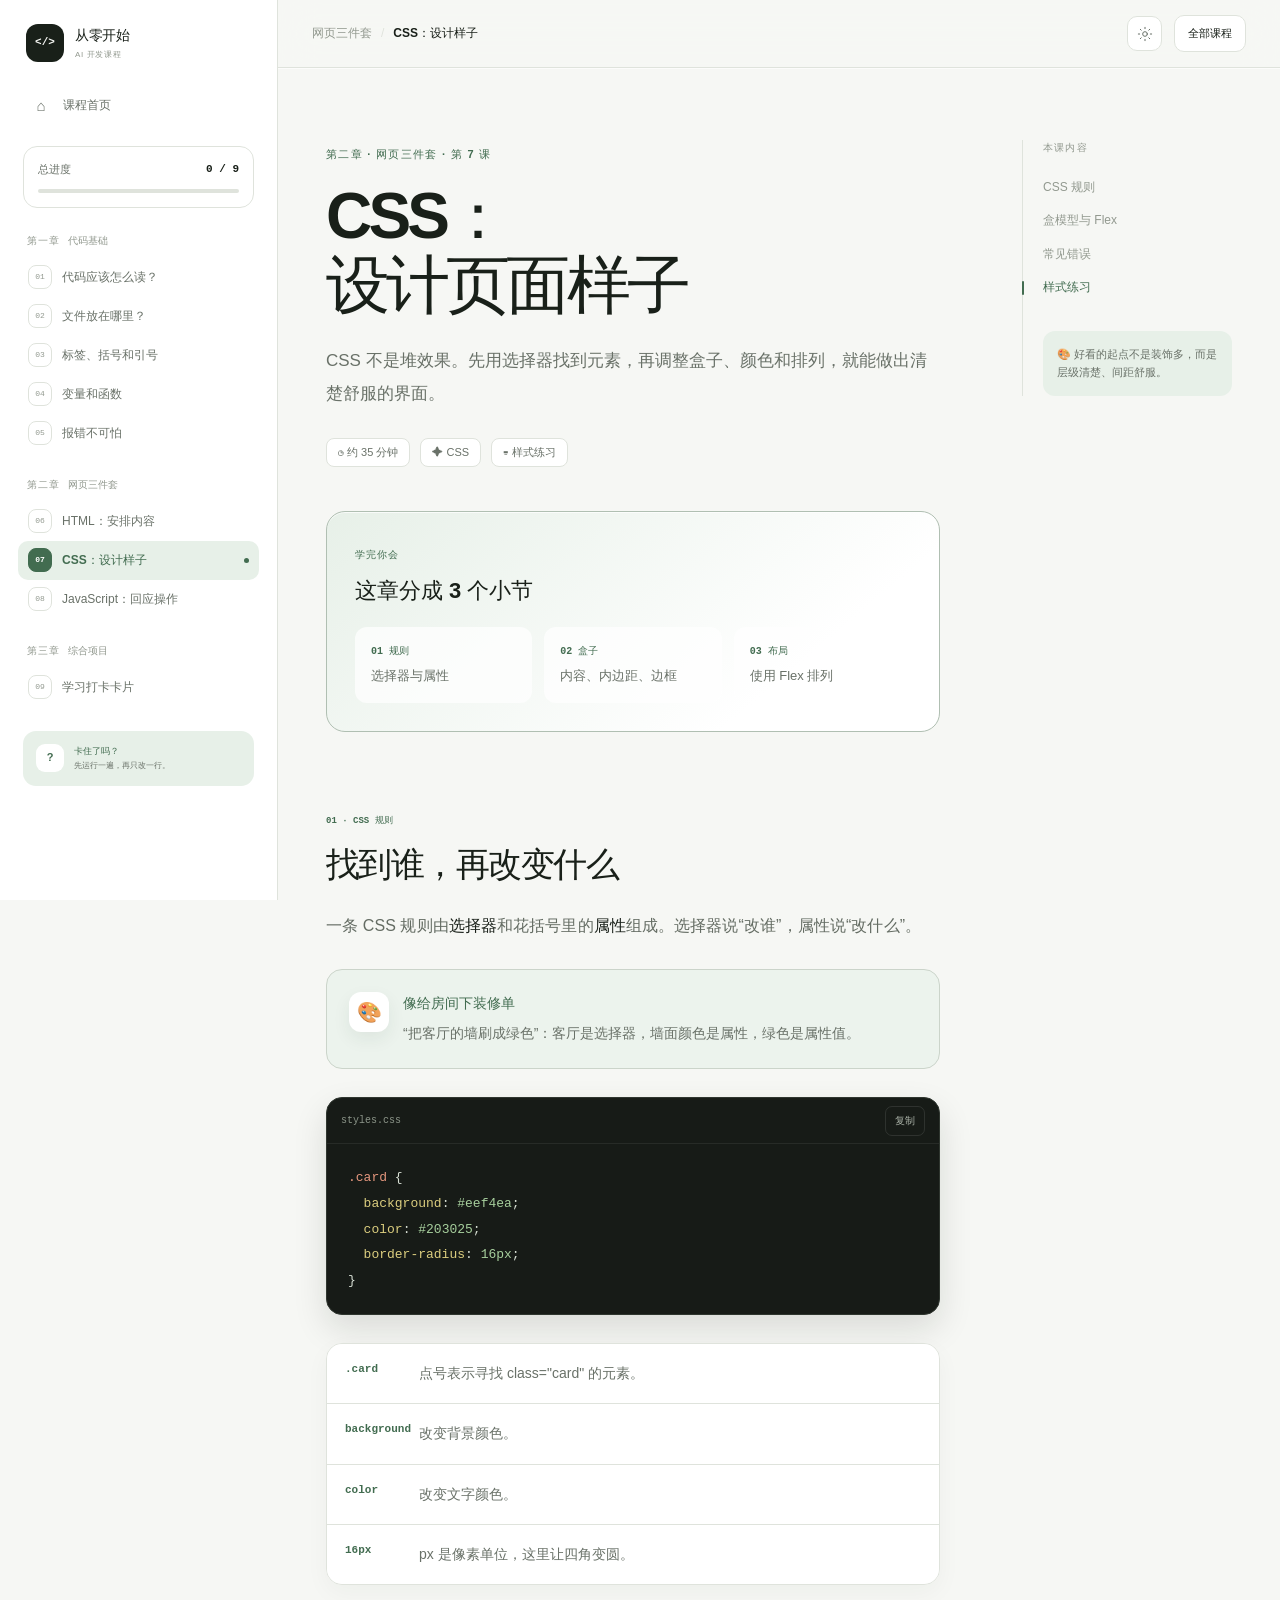
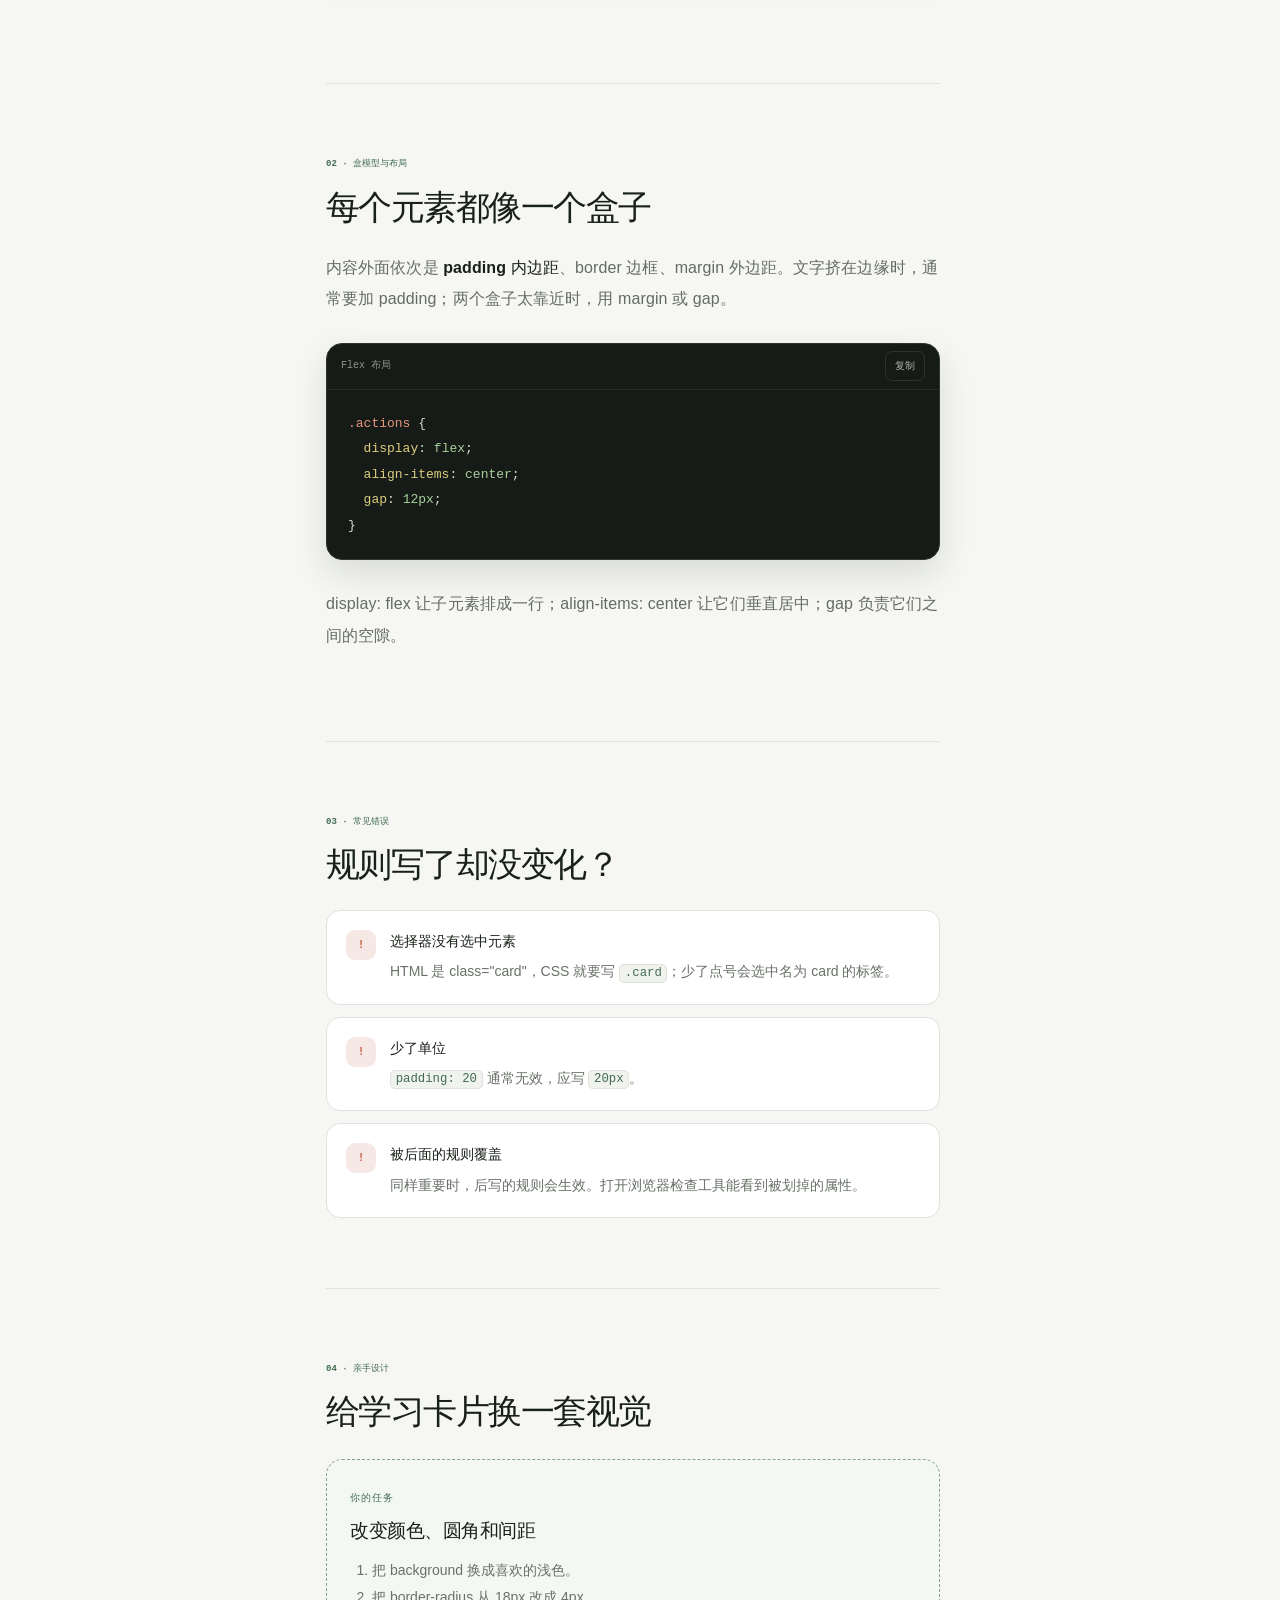
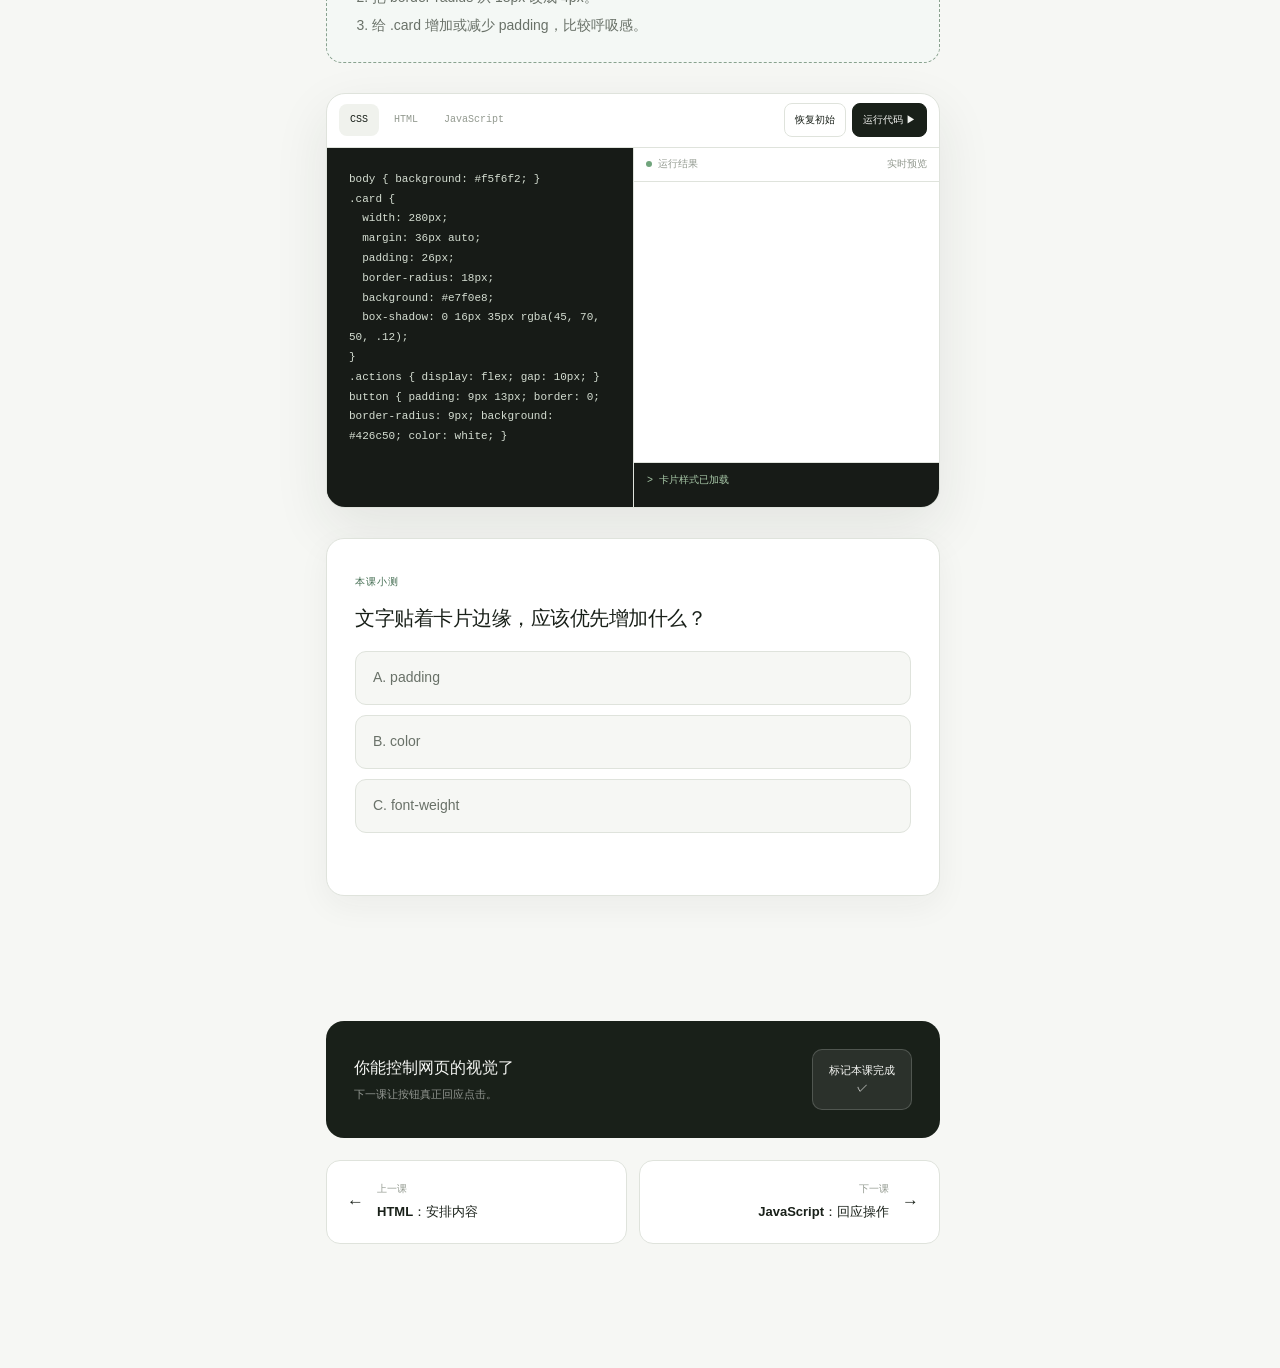
<file: lessons/07-css.html>
<!doctype html><html lang="zh-CN"><head><meta charset="UTF-8"/><meta name="viewport" content="width=device-width,initial-scale=1"/><title>07 · CSS：设计样子</title><link rel="stylesheet" href="../styles.css"/></head>
<body class="course-body" data-page="css" data-base="../"><aside class="course-sidebar" id="courseSidebar"></aside><div class="course-shell"><header class="course-topbar" id="courseTopbar"></header>
<main class="lesson-main"><div class="lesson-grid"><article class="lesson-content">
<header class="lesson-hero"><span class="lesson-kicker">第二章 · 网页三件套 · 第 7 课</span><h1>CSS：<br/>设计页面样子</h1><p>CSS 不是堆效果。先用选择器找到元素，再调整盒子、颜色和排列，就能做出清楚舒服的界面。</p><div class="lesson-meta"><span>◷ 约 35 分钟</span><span>✦ CSS</span><span>⌨ 样式练习</span></div></header>
<section class="goal-card"><span>学完你会</span><h2>这章分成 3 个小节</h2><div class="goal-list"><div><strong>01 规则</strong>选择器与属性</div><div><strong>02 盒子</strong>内容、内边距、边框</div><div><strong>03 布局</strong>使用 Flex 排列</div></div></section>
<section class="lesson-section" id="concept"><span class="section-index">01 · CSS 规则</span><h2>找到谁，再改变什么</h2><p>一条 CSS 规则由<strong>选择器</strong>和花括号里的<strong>属性</strong>组成。选择器说“改谁”，属性说“改什么”。</p><div class="analogy"><span>🎨</span><div><strong>像给房间下装修单</strong><p>“把客厅的墙刷成绿色”：客厅是选择器，墙面颜色是属性，绿色是属性值。</p></div></div>
<div class="code-block"><div class="code-head"><span>styles.css</span><button data-copy>复制</button></div><pre><code><span class="token-tag">.card</span> {
  <span class="token-attr">background</span>: <span class="token-string">#eef4ea</span>;
  <span class="token-attr">color</span>: <span class="token-string">#203025</span>;
  <span class="token-attr">border-radius</span>: <span class="token-string">16px</span>;
}</code></pre></div>
<div class="line-explain"><div><code>.card</code><p>点号表示寻找 class="card" 的元素。</p></div><div><code>background</code><p>改变背景颜色。</p></div><div><code>color</code><p>改变文字颜色。</p></div><div><code>16px</code><p>px 是像素单位，这里让四角变圆。</p></div></div></section>
<section class="lesson-section" id="details"><span class="section-index">02 · 盒模型与布局</span><h2>每个元素都像一个盒子</h2><p>内容外面依次是 <strong>padding 内边距</strong>、border 边框、margin 外边距。文字挤在边缘时，通常要加 padding；两个盒子太靠近时，用 margin 或 gap。</p>
<div class="code-block"><div class="code-head"><span>Flex 布局</span><button data-copy>复制</button></div><pre><code><span class="token-tag">.actions</span> {
  <span class="token-attr">display</span>: <span class="token-string">flex</span>;
  <span class="token-attr">align-items</span>: <span class="token-string">center</span>;
  <span class="token-attr">gap</span>: <span class="token-string">12px</span>;
}</code></pre></div>
<p>display: flex 让子元素排成一行；align-items: center 让它们垂直居中；gap 负责它们之间的空隙。</p></section>
<section class="lesson-section" id="errors"><span class="section-index">03 · 常见错误</span><h2>规则写了却没变化？</h2><div class="mistake-list"><div class="mistake"><span>!</span><div><strong>选择器没有选中元素</strong><p>HTML 是 class="card"，CSS 就要写 <code>.card</code>；少了点号会选中名为 card 的标签。</p></div></div><div class="mistake"><span>!</span><div><strong>少了单位</strong><p><code>padding: 20</code> 通常无效，应写 <code>20px</code>。</p></div></div><div class="mistake"><span>!</span><div><strong>被后面的规则覆盖</strong><p>同样重要时，后写的规则会生效。打开浏览器检查工具能看到被划掉的属性。</p></div></div></div></section>
<section class="lesson-section" id="practice"><span class="section-index">04 · 亲手设计</span><h2>给学习卡片换一套视觉</h2><div class="practice-brief"><span>你的任务</span><h3>改变颜色、圆角和间距</h3><ol><li>把 background 换成喜欢的浅色。</li><li>把 border-radius 从 18px 改成 4px。</li><li>给 .card 增加或减少 padding，比较呼吸感。</li></ol></div>
<div class="code-playground"><div class="playground-bar"><div class="editor-tabs"><button class="is-active" data-editor-tab="css">CSS</button><button data-editor-tab="html">HTML</button><button data-editor-tab="js">JavaScript</button></div><div class="playground-actions"><button data-reset>恢复初始</button><button data-run>运行代码 <span>▶</span></button></div></div><div class="playground-workspace"><div class="editor-pane">
<textarea class="playground-editor" data-lang="css">body { background: #f5f6f2; }
.card {
  width: 280px;
  margin: 36px auto;
  padding: 26px;
  border-radius: 18px;
  background: #e7f0e8;
  box-shadow: 0 16px 35px rgba(45, 70, 50, .12);
}
.actions { display: flex; gap: 10px; }
button { padding: 9px 13px; border: 0; border-radius: 9px; background: #426c50; color: white; }</textarea><textarea class="playground-editor" data-lang="html" hidden><article class="card"><small>今日目标</small><h1>学习 CSS</h1><p>先让内容清楚，再追求特别。</p><div class="actions"><button>完成</button><a href="#">稍后继续</a></div></article></textarea><textarea class="playground-editor" data-lang="js" hidden>console.log("卡片样式已加载");</textarea>
</div><div class="preview-pane"><div class="preview-label"><span>运行结果</span><em>实时预览</em></div><iframe title="代码运行结果" sandbox="allow-scripts"></iframe><div class="console-output"></div></div></div></div>
<div class="lesson-quiz" data-answer="a"><span>本课小测</span><h3>文字贴着卡片边缘，应该优先增加什么？</h3><div class="quiz-options"><button data-choice="a">A. padding</button><button data-choice="b">B. color</button><button data-choice="c">C. font-weight</button></div><p class="quiz-result"></p></div></section>
<div class="lesson-complete-row"><p><strong>你能控制网页的视觉了</strong><span>下一课让按钮真正回应点击。</span></p><button class="complete-lesson-button" data-complete-lesson>标记本课完成 <span>✓</span></button></div>
<nav class="lesson-pagination"><a href="06-html.html"><b>←</b><span><small>上一课</small><strong>HTML：安排内容</strong></span></a><a href="08-javascript.html"><span><small>下一课</small><strong>JavaScript：回应操作</strong></span><b>→</b></a></nav>
</article><aside class="on-page-nav"><span>本课内容</span><a class="is-active" href="#concept">CSS 规则</a><a href="#details">盒模型与 Flex</a><a href="#errors">常见错误</a><a href="#practice">样式练习</a><div class="reading-time">🎨 好看的起点不是装饰多，而是层级清楚、间距舒服。</div></aside></div></main></div><script type="text/javascript" src="../app.jsx"></script></body></html>
</file>
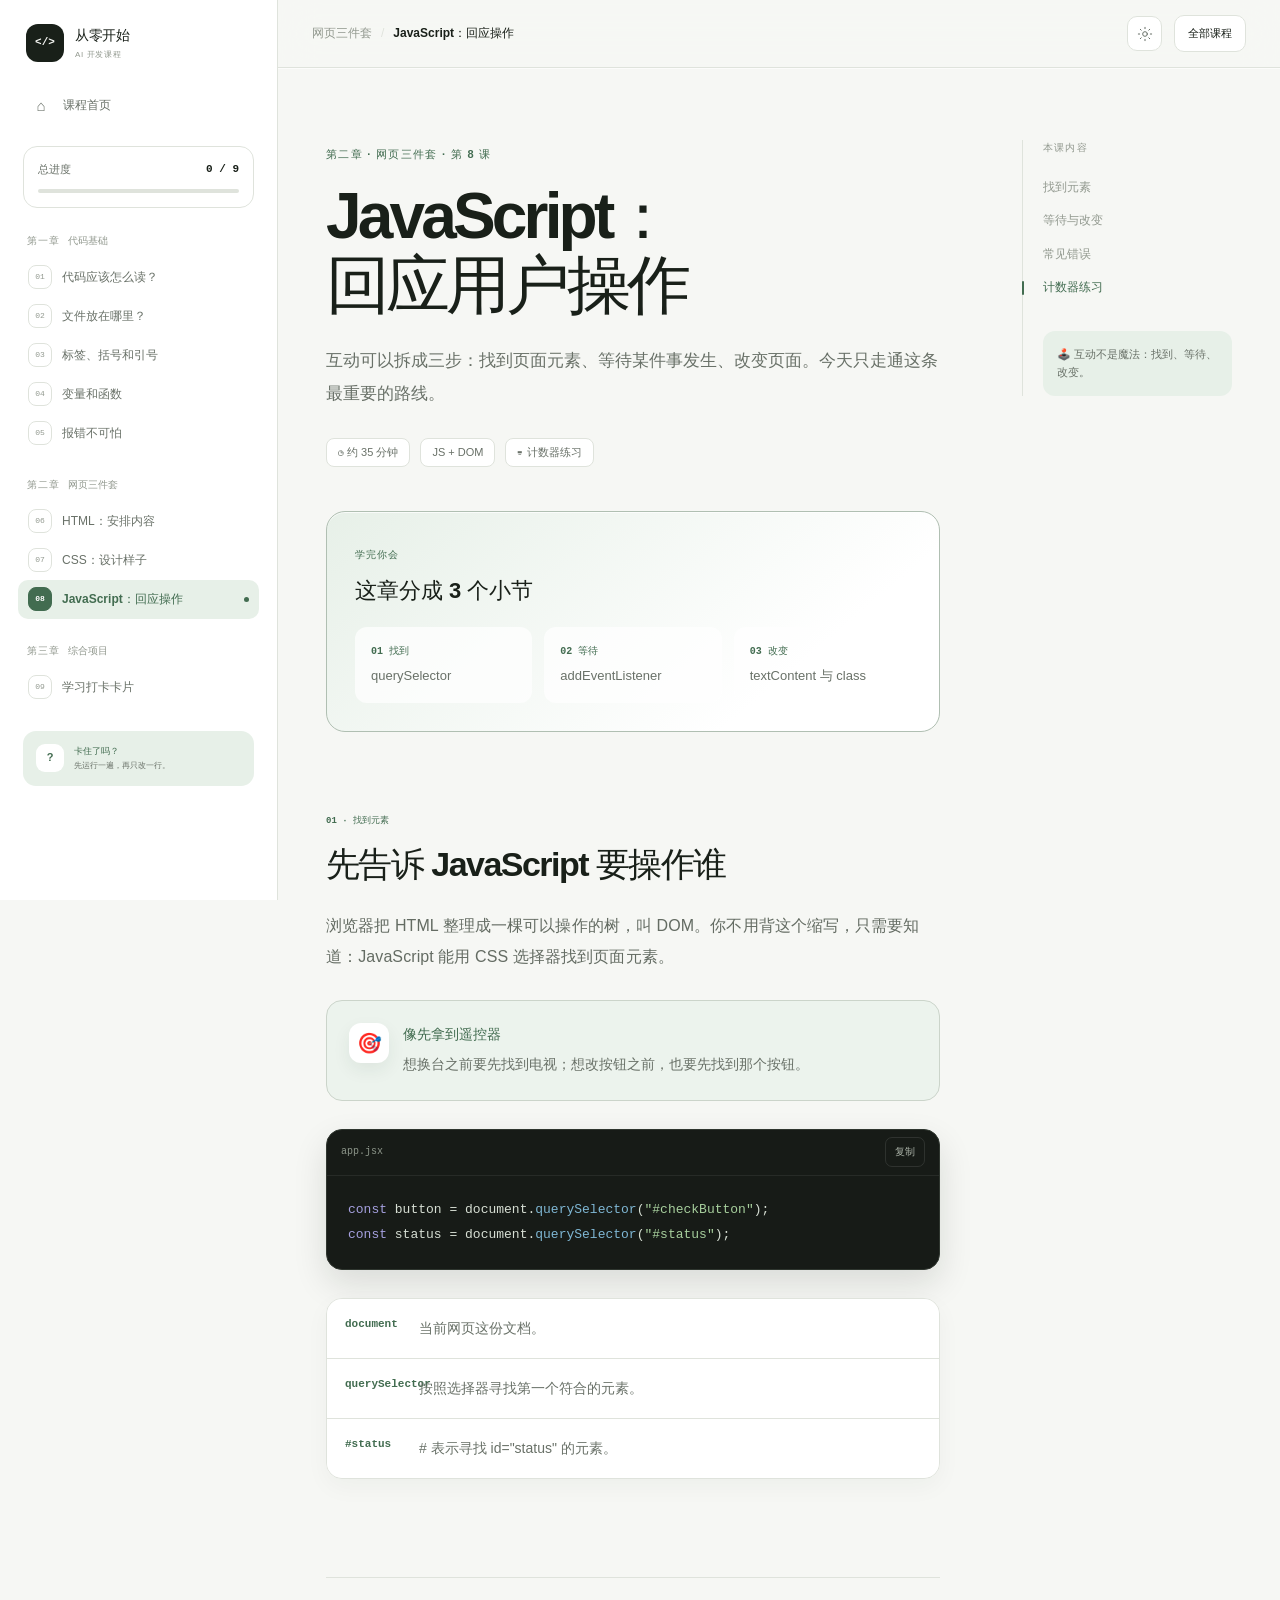
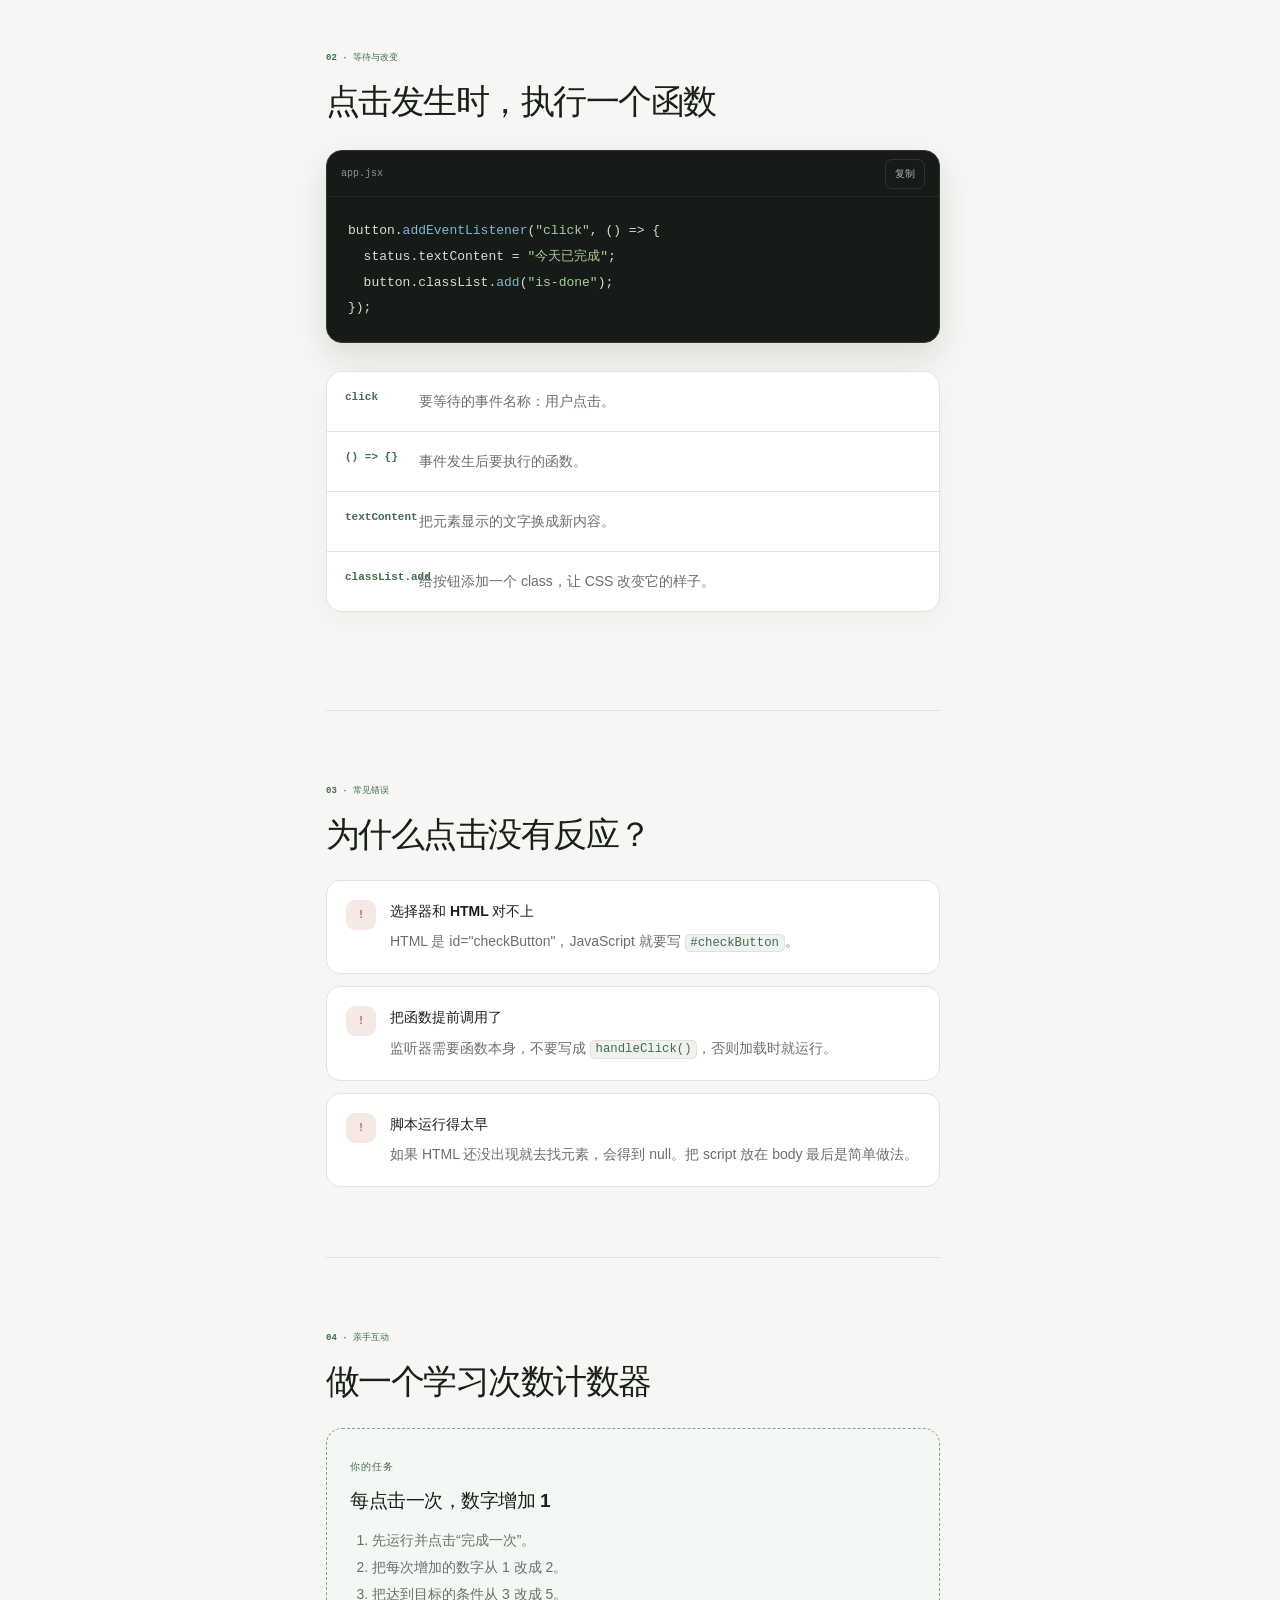
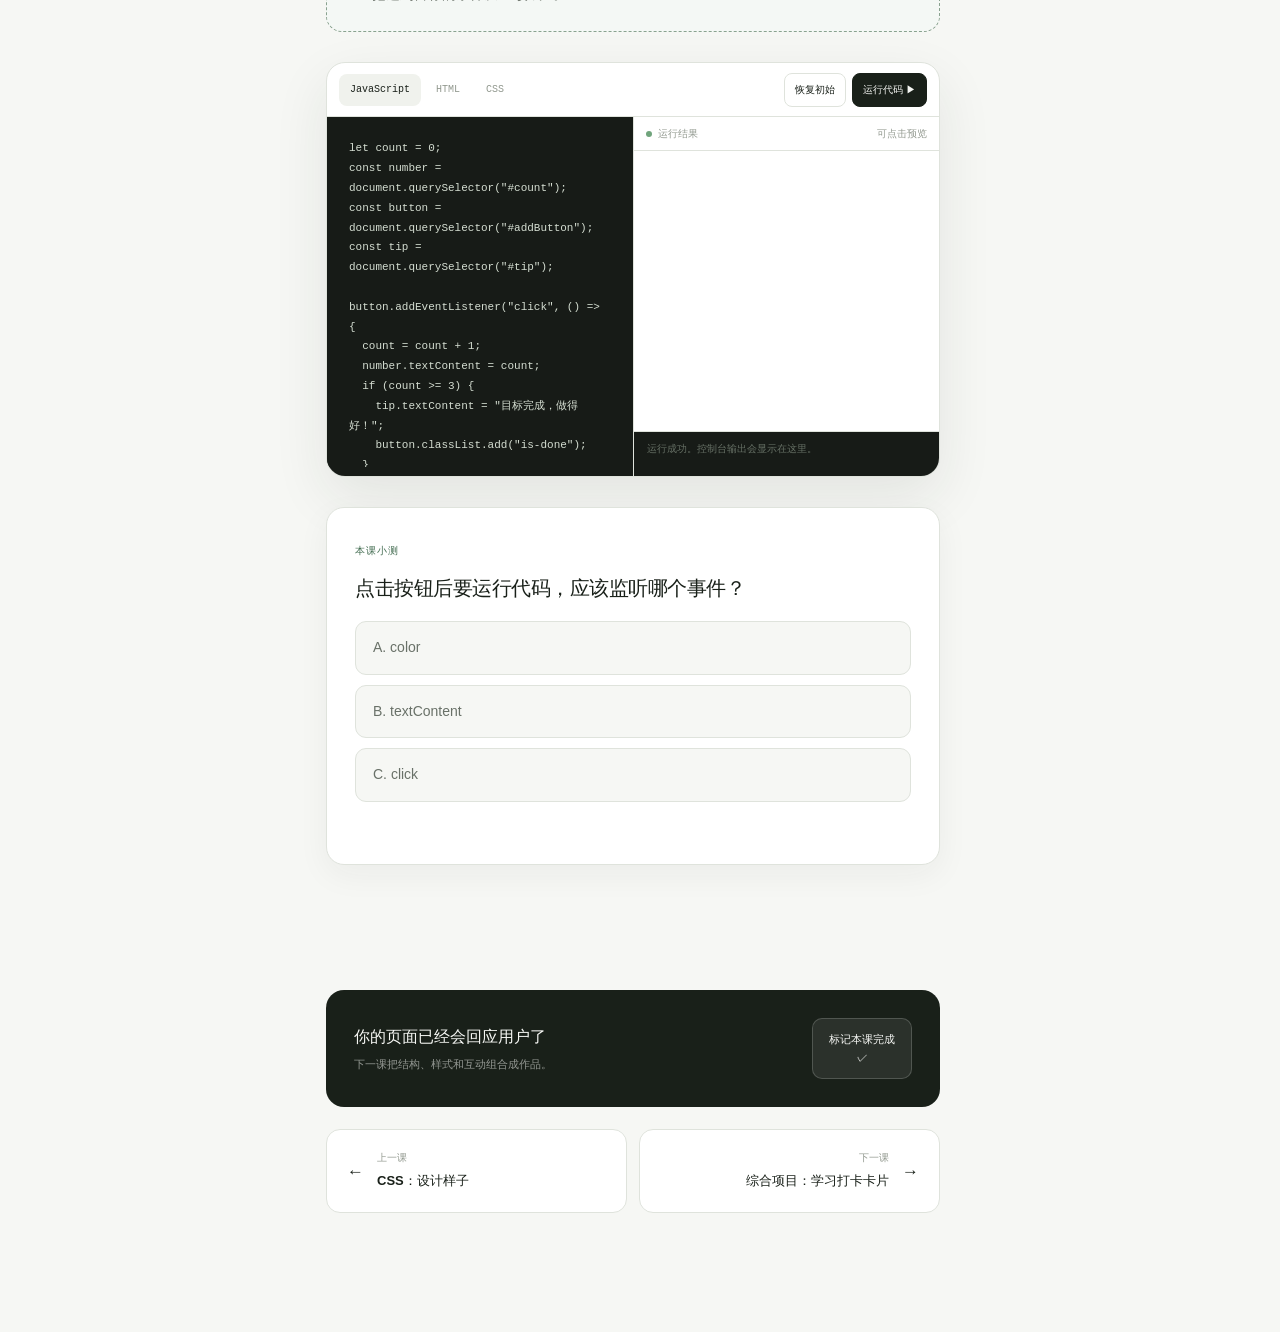
<file: lessons/08-javascript.html>
<!doctype html><html lang="zh-CN"><head><meta charset="UTF-8"/><meta name="viewport" content="width=device-width,initial-scale=1"/><title>08 · JavaScript：回应操作</title><link rel="stylesheet" href="../styles.css"/></head>
<body class="course-body" data-page="javascript" data-base="../"><aside class="course-sidebar" id="courseSidebar"></aside><div class="course-shell"><header class="course-topbar" id="courseTopbar"></header>
<main class="lesson-main"><div class="lesson-grid"><article class="lesson-content">
<header class="lesson-hero"><span class="lesson-kicker">第二章 · 网页三件套 · 第 8 课</span><h1>JavaScript：<br/>回应用户操作</h1><p>互动可以拆成三步：找到页面元素、等待某件事发生、改变页面。今天只走通这条最重要的路线。</p><div class="lesson-meta"><span>◷ 约 35 分钟</span><span>JS + DOM</span><span>⌨ 计数器练习</span></div></header>
<section class="goal-card"><span>学完你会</span><h2>这章分成 3 个小节</h2><div class="goal-list"><div><strong>01 找到</strong>querySelector</div><div><strong>02 等待</strong>addEventListener</div><div><strong>03 改变</strong>textContent 与 class</div></div></section>
<section class="lesson-section" id="concept"><span class="section-index">01 · 找到元素</span><h2>先告诉 JavaScript 要操作谁</h2><p>浏览器把 HTML 整理成一棵可以操作的树，叫 DOM。你不用背这个缩写，只需要知道：JavaScript 能用 CSS 选择器找到页面元素。</p><div class="analogy"><span>🎯</span><div><strong>像先拿到遥控器</strong><p>想换台之前要先找到电视；想改按钮之前，也要先找到那个按钮。</p></div></div>
<div class="code-block"><div class="code-head"><span>app.jsx</span><button data-copy>复制</button></div><pre><code><span class="token-key">const</span> button = document.<span class="token-fn">querySelector</span>(<span class="token-string">"#checkButton"</span>);
<span class="token-key">const</span> status = document.<span class="token-fn">querySelector</span>(<span class="token-string">"#status"</span>);</code></pre></div>
<div class="line-explain"><div><code>document</code><p>当前网页这份文档。</p></div><div><code>querySelector</code><p>按照选择器寻找第一个符合的元素。</p></div><div><code>#status</code><p># 表示寻找 id="status" 的元素。</p></div></div></section>
<section class="lesson-section" id="details"><span class="section-index">02 · 等待与改变</span><h2>点击发生时，执行一个函数</h2>
<div class="code-block"><div class="code-head"><span>app.jsx</span><button data-copy>复制</button></div><pre><code>button.<span class="token-fn">addEventListener</span>(<span class="token-string">"click"</span>, () =&gt; {
  status.textContent = <span class="token-string">"今天已完成"</span>;
  button.classList.<span class="token-fn">add</span>(<span class="token-string">"is-done"</span>);
});</code></pre></div>
<div class="line-explain"><div><code>click</code><p>要等待的事件名称：用户点击。</p></div><div><code>() =&gt; {}</code><p>事件发生后要执行的函数。</p></div><div><code>textContent</code><p>把元素显示的文字换成新内容。</p></div><div><code>classList.add</code><p>给按钮添加一个 class，让 CSS 改变它的样子。</p></div></div></section>
<section class="lesson-section" id="errors"><span class="section-index">03 · 常见错误</span><h2>为什么点击没有反应？</h2><div class="mistake-list"><div class="mistake"><span>!</span><div><strong>选择器和 HTML 对不上</strong><p>HTML 是 id="checkButton"，JavaScript 就要写 <code>#checkButton</code>。</p></div></div><div class="mistake"><span>!</span><div><strong>把函数提前调用了</strong><p>监听器需要函数本身，不要写成 <code>handleClick()</code>，否则加载时就运行。</p></div></div><div class="mistake"><span>!</span><div><strong>脚本运行得太早</strong><p>如果 HTML 还没出现就去找元素，会得到 null。把 script 放在 body 最后是简单做法。</p></div></div></div></section>
<section class="lesson-section" id="practice"><span class="section-index">04 · 亲手互动</span><h2>做一个学习次数计数器</h2><div class="practice-brief"><span>你的任务</span><h3>每点击一次，数字增加 1</h3><ol><li>先运行并点击“完成一次”。</li><li>把每次增加的数字从 1 改成 2。</li><li>把达到目标的条件从 3 改成 5。</li></ol></div>
<div class="code-playground"><div class="playground-bar"><div class="editor-tabs"><button class="is-active" data-editor-tab="js">JavaScript</button><button data-editor-tab="html">HTML</button><button data-editor-tab="css">CSS</button></div><div class="playground-actions"><button data-reset>恢复初始</button><button data-run>运行代码 <span>▶</span></button></div></div><div class="playground-workspace"><div class="editor-pane">
<textarea class="playground-editor" data-lang="js">let count = 0;
const number = document.querySelector("#count");
const button = document.querySelector("#addButton");
const tip = document.querySelector("#tip");

button.addEventListener("click", () => {
  count = count + 1;
  number.textContent = count;
  if (count >= 3) {
    tip.textContent = "目标完成，做得好！";
    button.classList.add("is-done");
  }
});</textarea><textarea class="playground-editor" data-lang="html" hidden><main class="counter"><small>今日练习</small><strong id="count">0</strong><p id="tip">完成 3 次小练习</p><button id="addButton">完成一次</button></main></textarea><textarea class="playground-editor" data-lang="css" hidden>.counter { width: 230px; margin: 36px auto; padding: 26px; text-align: center; background: #eef3e9; border-radius: 18px; }
strong { display: block; margin: 14px; font-size: 52px; }
button { padding: 10px 15px; border: 0; border-radius: 9px; background: #426c50; color: white; }
button.is-done { background: #7567a8; }</textarea>
</div><div class="preview-pane"><div class="preview-label"><span>运行结果</span><em>可点击预览</em></div><iframe title="代码运行结果" sandbox="allow-scripts"></iframe><div class="console-output"></div></div></div></div>
<div class="lesson-quiz" data-answer="c"><span>本课小测</span><h3>点击按钮后要运行代码，应该监听哪个事件？</h3><div class="quiz-options"><button data-choice="a">A. color</button><button data-choice="b">B. textContent</button><button data-choice="c">C. click</button></div><p class="quiz-result"></p></div></section>
<div class="lesson-complete-row"><p><strong>你的页面已经会回应用户了</strong><span>下一课把结构、样式和互动组合成作品。</span></p><button class="complete-lesson-button" data-complete-lesson>标记本课完成 <span>✓</span></button></div>
<nav class="lesson-pagination"><a href="07-css.html"><b>←</b><span><small>上一课</small><strong>CSS：设计样子</strong></span></a><a href="09-project.html"><span><small>下一课</small><strong>综合项目：学习打卡卡片</strong></span><b>→</b></a></nav>
</article><aside class="on-page-nav"><span>本课内容</span><a class="is-active" href="#concept">找到元素</a><a href="#details">等待与改变</a><a href="#errors">常见错误</a><a href="#practice">计数器练习</a><div class="reading-time">🕹️ 互动不是魔法：找到、等待、改变。</div></aside></div></main></div><script type="text/javascript" src="../app.jsx"></script></body></html>
</file>
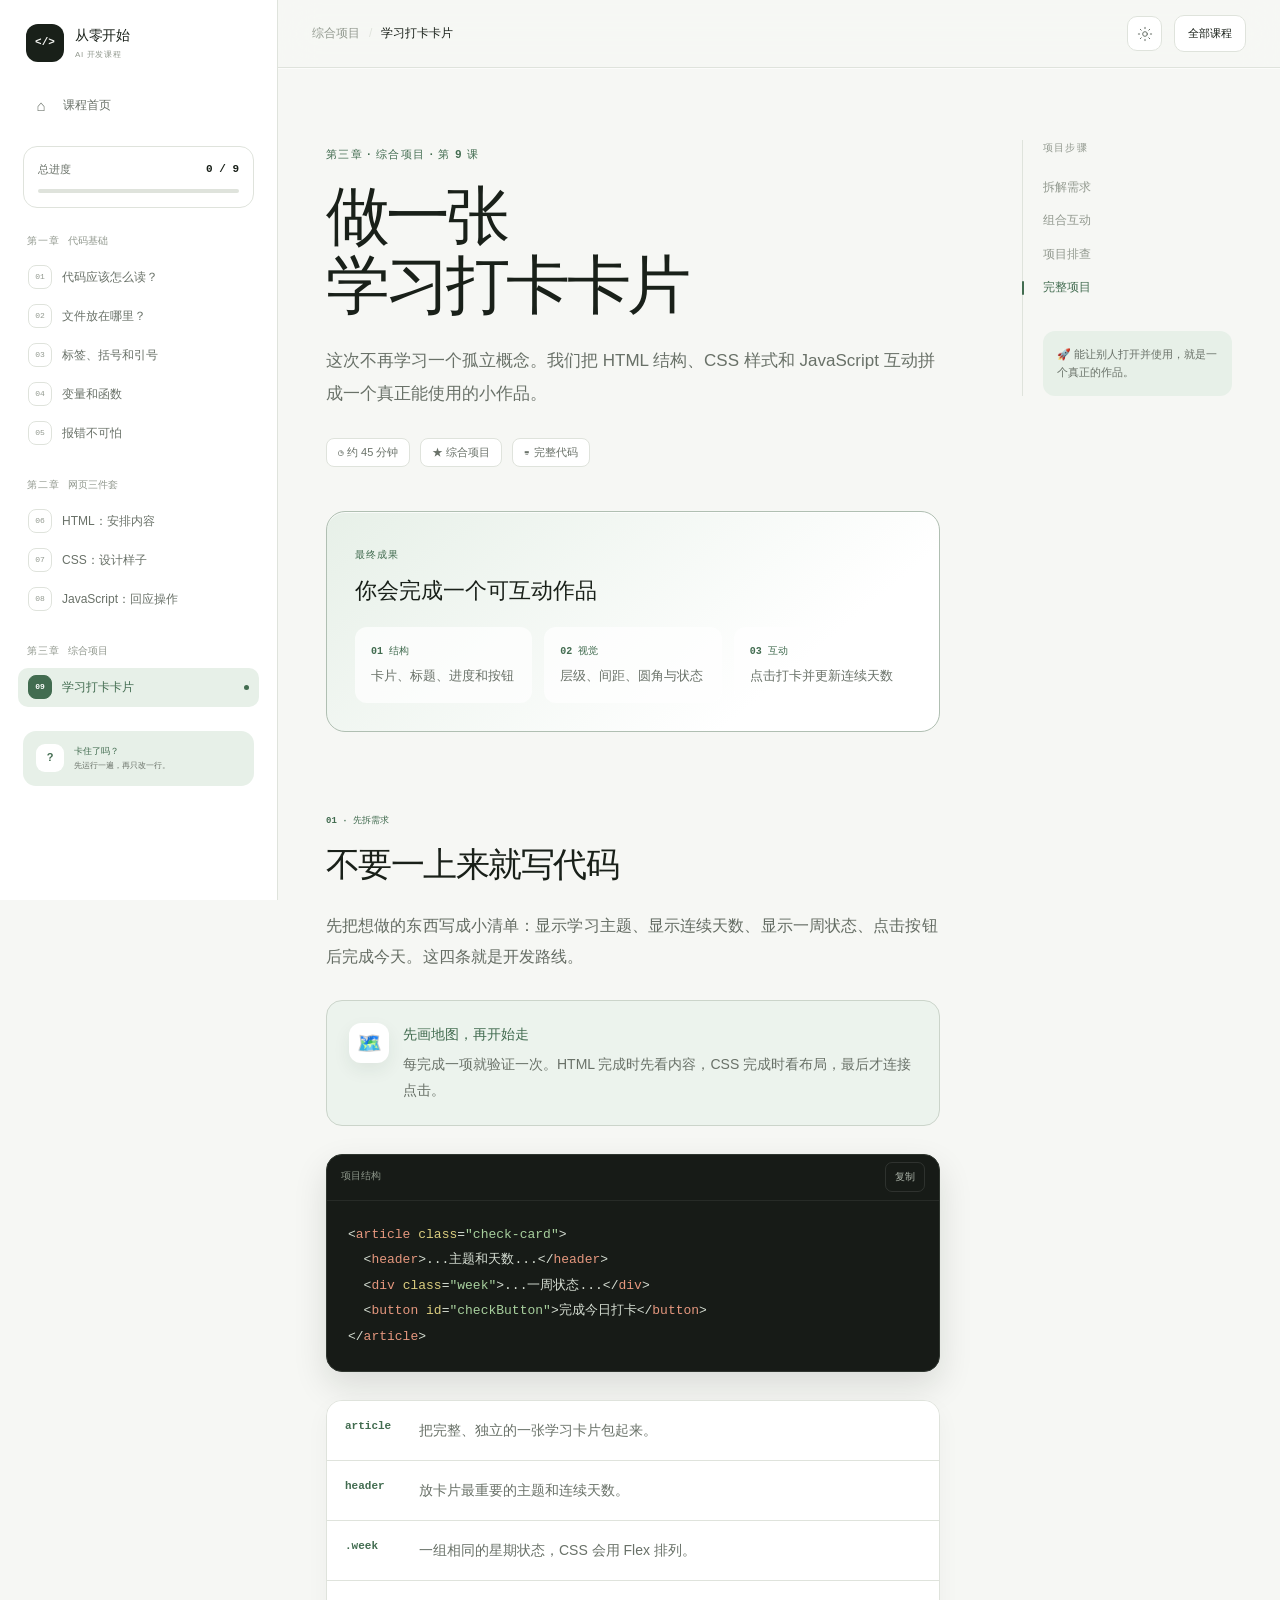
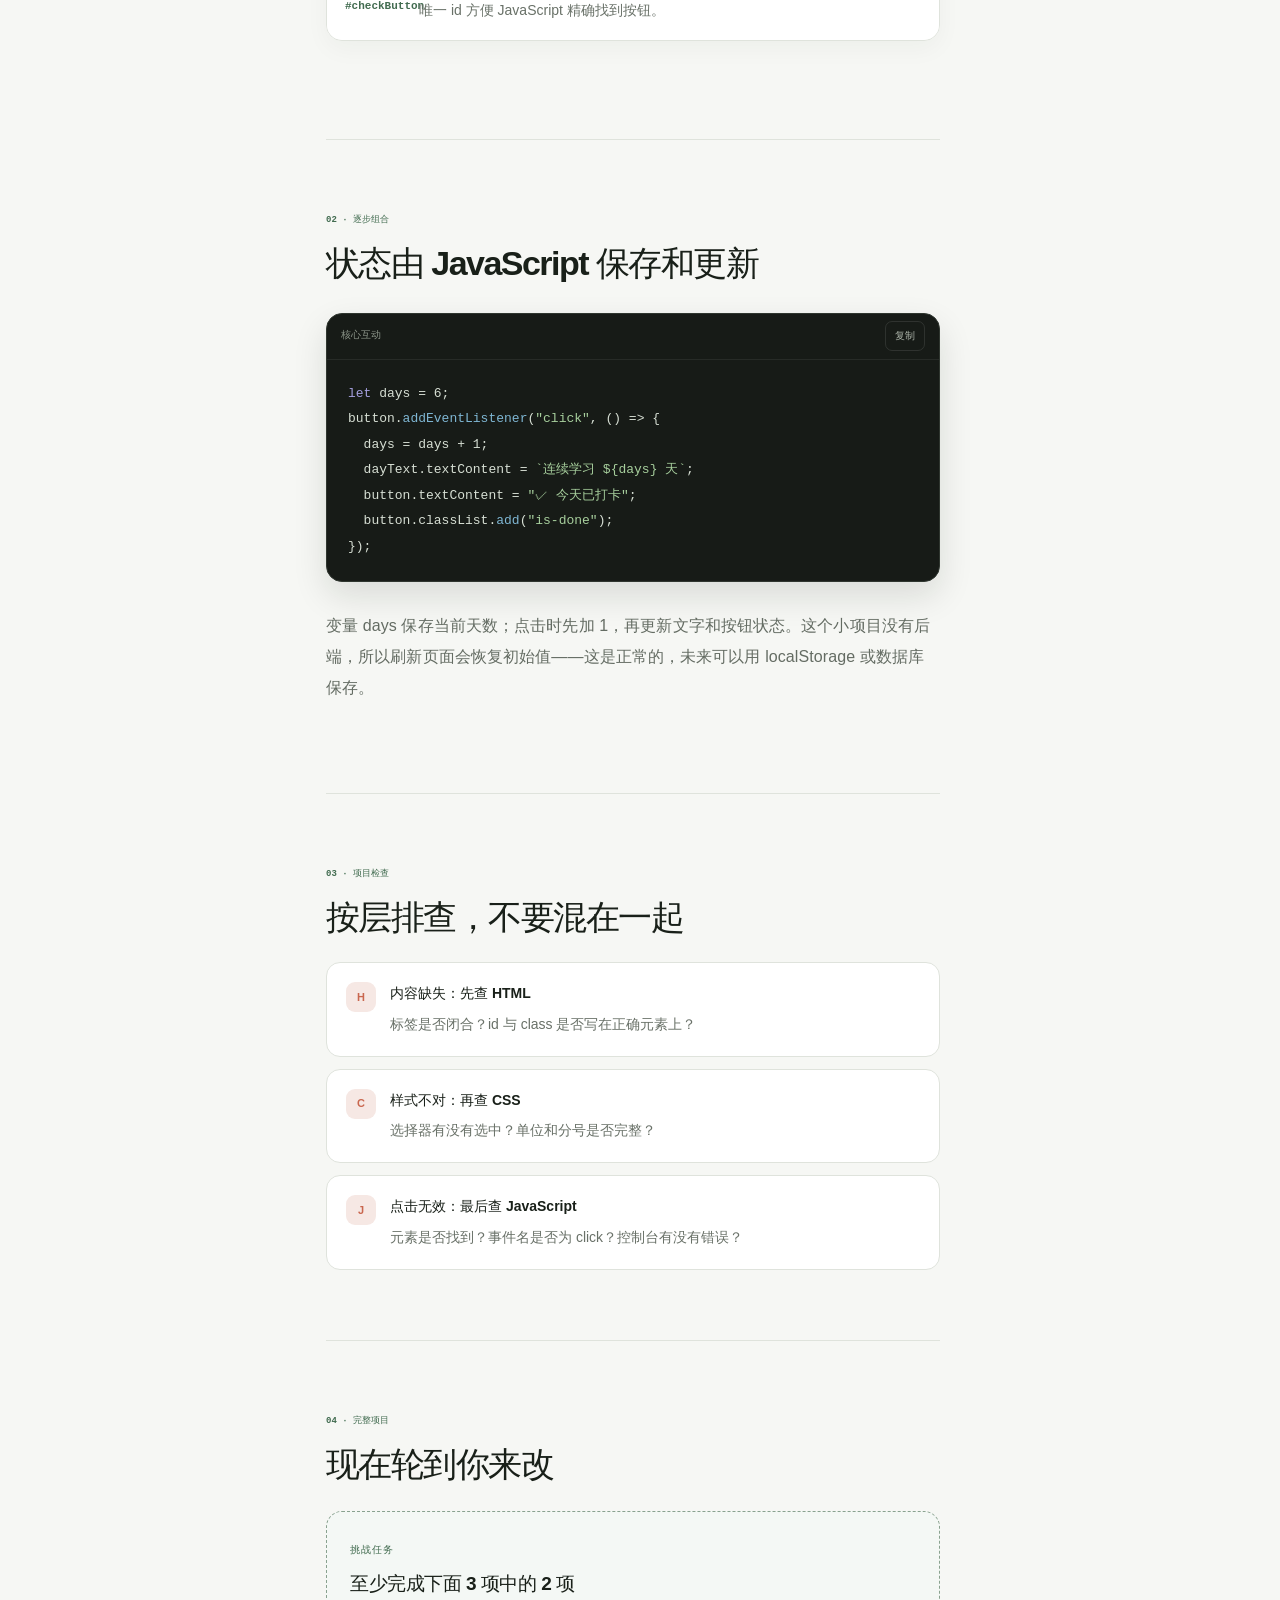
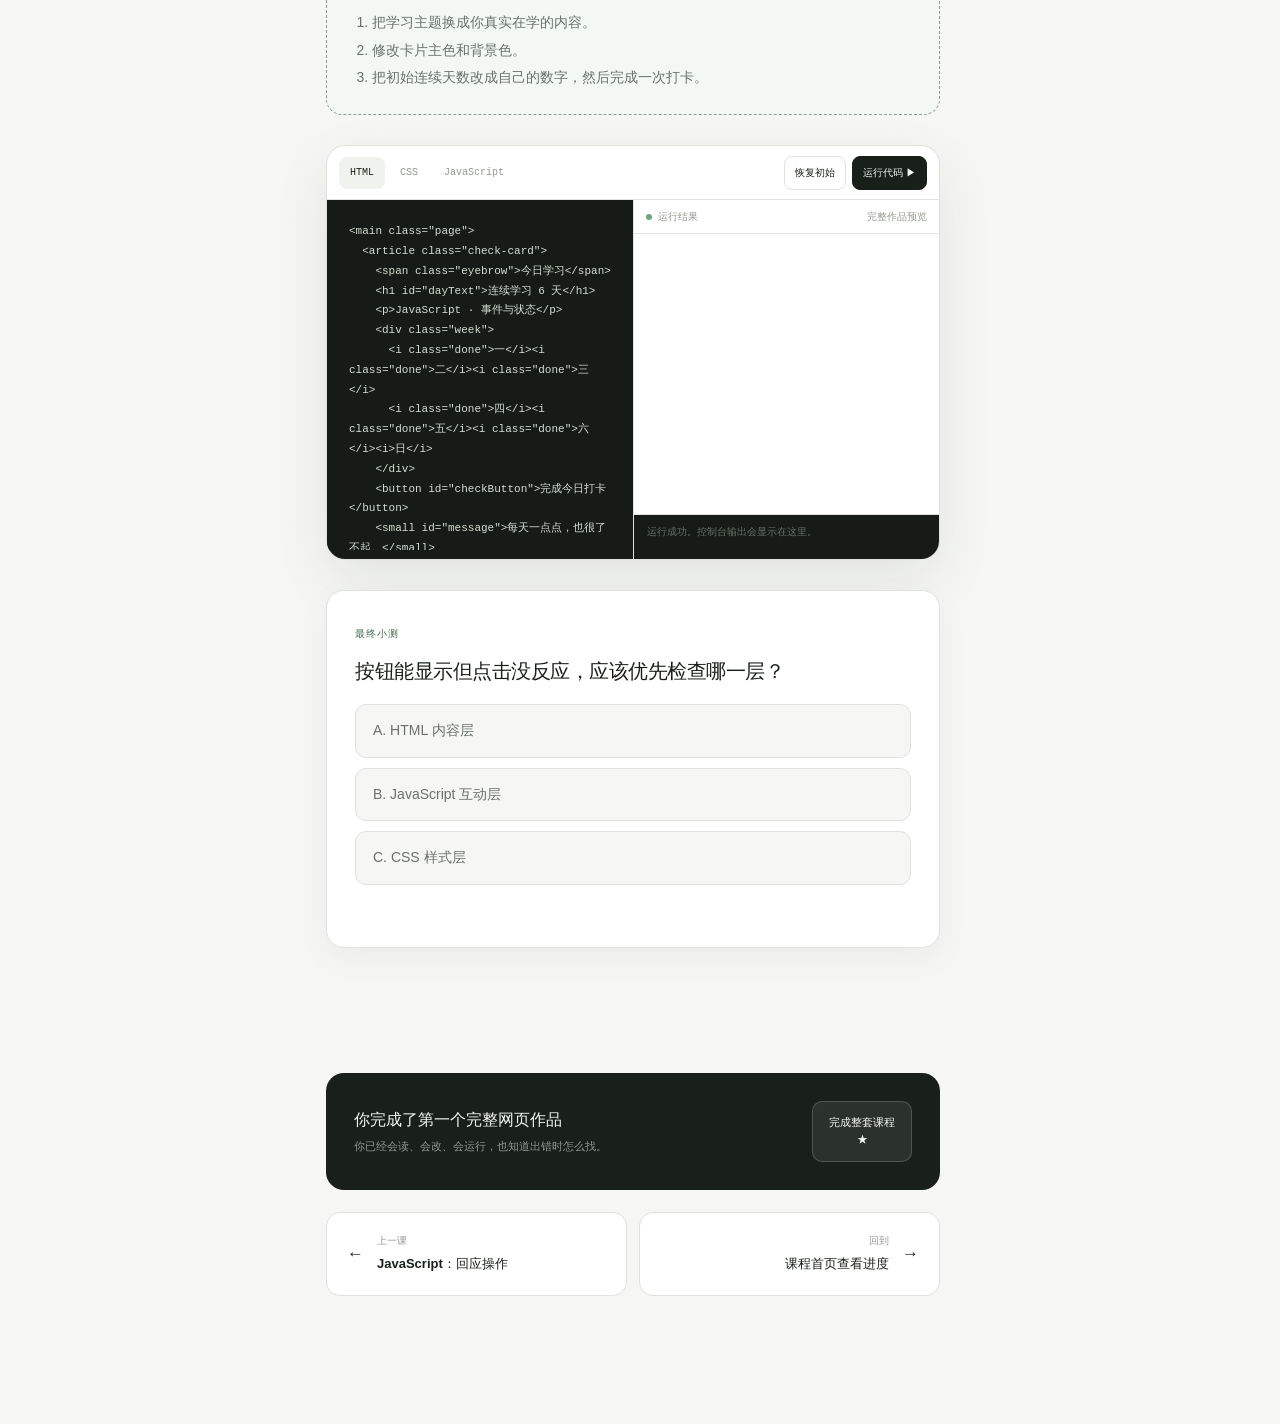
<file: lessons/09-project.html>
<!doctype html><html lang="zh-CN"><head><meta charset="UTF-8"/><meta name="viewport" content="width=device-width,initial-scale=1"/><title>09 · 项目：学习打卡卡片</title><link rel="stylesheet" href="../styles.css"/></head>
<body class="course-body" data-page="project" data-base="../"><aside class="course-sidebar" id="courseSidebar"></aside><div class="course-shell"><header class="course-topbar" id="courseTopbar"></header>
<main class="lesson-main"><div class="lesson-grid"><article class="lesson-content">
<header class="lesson-hero"><span class="lesson-kicker">第三章 · 综合项目 · 第 9 课</span><h1>做一张<br/>学习打卡卡片</h1><p>这次不再学习一个孤立概念。我们把 HTML 结构、CSS 样式和 JavaScript 互动拼成一个真正能使用的小作品。</p><div class="lesson-meta"><span>◷ 约 45 分钟</span><span>★ 综合项目</span><span>⌨ 完整代码</span></div></header>
<section class="goal-card"><span>最终成果</span><h2>你会完成一个可互动作品</h2><div class="goal-list"><div><strong>01 结构</strong>卡片、标题、进度和按钮</div><div><strong>02 视觉</strong>层级、间距、圆角与状态</div><div><strong>03 互动</strong>点击打卡并更新连续天数</div></div></section>
<section class="lesson-section" id="concept"><span class="section-index">01 · 先拆需求</span><h2>不要一上来就写代码</h2><p>先把想做的东西写成小清单：显示学习主题、显示连续天数、显示一周状态、点击按钮后完成今天。这四条就是开发路线。</p><div class="analogy"><span>🗺️</span><div><strong>先画地图，再开始走</strong><p>每完成一项就验证一次。HTML 完成时先看内容，CSS 完成时看布局，最后才连接点击。</p></div></div>
<div class="code-block"><div class="code-head"><span>项目结构</span><button data-copy>复制</button></div><pre><code>&lt;<span class="token-tag">article</span> <span class="token-attr">class</span>=<span class="token-string">"check-card"</span>&gt;
  &lt;<span class="token-tag">header</span>&gt;...主题和天数...&lt;/<span class="token-tag">header</span>&gt;
  &lt;<span class="token-tag">div</span> <span class="token-attr">class</span>=<span class="token-string">"week"</span>&gt;...一周状态...&lt;/<span class="token-tag">div</span>&gt;
  &lt;<span class="token-tag">button</span> <span class="token-attr">id</span>=<span class="token-string">"checkButton"</span>&gt;完成今日打卡&lt;/<span class="token-tag">button</span>&gt;
&lt;/<span class="token-tag">article</span>&gt;</code></pre></div>
<div class="line-explain"><div><code>article</code><p>把完整、独立的一张学习卡片包起来。</p></div><div><code>header</code><p>放卡片最重要的主题和连续天数。</p></div><div><code>.week</code><p>一组相同的星期状态，CSS 会用 Flex 排列。</p></div><div><code>#checkButton</code><p>唯一 id 方便 JavaScript 精确找到按钮。</p></div></div></section>
<section class="lesson-section" id="details"><span class="section-index">02 · 逐步组合</span><h2>状态由 JavaScript 保存和更新</h2>
<div class="code-block"><div class="code-head"><span>核心互动</span><button data-copy>复制</button></div><pre><code><span class="token-key">let</span> days = 6;
button.<span class="token-fn">addEventListener</span>(<span class="token-string">"click"</span>, () =&gt; {
  days = days + 1;
  dayText.textContent = <span class="token-string">`连续学习 ${days} 天`</span>;
  button.textContent = <span class="token-string">"✓ 今天已打卡"</span>;
  button.classList.<span class="token-fn">add</span>(<span class="token-string">"is-done"</span>);
});</code></pre></div>
<p>变量 days 保存当前天数；点击时先加 1，再更新文字和按钮状态。这个小项目没有后端，所以刷新页面会恢复初始值——这是正常的，未来可以用 localStorage 或数据库保存。</p></section>
<section class="lesson-section" id="errors"><span class="section-index">03 · 项目检查</span><h2>按层排查，不要混在一起</h2><div class="mistake-list"><div class="mistake"><span>H</span><div><strong>内容缺失：先查 HTML</strong><p>标签是否闭合？id 与 class 是否写在正确元素上？</p></div></div><div class="mistake"><span>C</span><div><strong>样式不对：再查 CSS</strong><p>选择器有没有选中？单位和分号是否完整？</p></div></div><div class="mistake"><span>J</span><div><strong>点击无效：最后查 JavaScript</strong><p>元素是否找到？事件名是否为 click？控制台有没有错误？</p></div></div></div></section>
<section class="lesson-section" id="practice"><span class="section-index">04 · 完整项目</span><h2>现在轮到你来改</h2><div class="practice-brief"><span>挑战任务</span><h3>至少完成下面 3 项中的 2 项</h3><ol><li>把学习主题换成你真实在学的内容。</li><li>修改卡片主色和背景色。</li><li>把初始连续天数改成自己的数字，然后完成一次打卡。</li></ol></div>
<div class="code-playground"><div class="playground-bar"><div class="editor-tabs"><button class="is-active" data-editor-tab="html">HTML</button><button data-editor-tab="css">CSS</button><button data-editor-tab="js">JavaScript</button></div><div class="playground-actions"><button data-reset>恢复初始</button><button data-run>运行代码 <span>▶</span></button></div></div><div class="playground-workspace"><div class="editor-pane">
<textarea class="playground-editor" data-lang="html"><main class="page">
  <article class="check-card">
    <span class="eyebrow">今日学习</span>
    <h1 id="dayText">连续学习 6 天</h1>
    <p>JavaScript · 事件与状态</p>
    <div class="week">
      <i class="done">一</i><i class="done">二</i><i class="done">三</i>
      <i class="done">四</i><i class="done">五</i><i class="done">六</i><i>日</i>
    </div>
    <button id="checkButton">完成今日打卡</button>
    <small id="message">每天一点点，也很了不起。</small>
  </article>
</main></textarea><textarea class="playground-editor" data-lang="css" hidden>* { box-sizing: border-box; }
.page { min-height: 100vh; padding: 38px 20px; background: #edf1e9; }
.check-card { max-width: 330px; margin: auto; padding: 28px; border-radius: 22px; background: white; box-shadow: 0 20px 45px rgba(48,70,49,.12); }
.eyebrow { color: #52715a; font-size: 11px; font-weight: bold; letter-spacing: .1em; }
h1 { margin: 12px 0 7px; font-size: 26px; }
p, small { color: #7b8378; }
.week { margin: 24px 0; display: flex; gap: 7px; }
.week i { width: 34px; height: 34px; display: grid; place-items: center; border-radius: 10px; background: #eef0eb; color: #899084; font-size: 11px; font-style: normal; }
.week i.done { background: #52715a; color: white; }
button { width: 100%; padding: 12px; border: 0; border-radius: 11px; background: #1e271f; color: white; cursor: pointer; }
button.is-done { background: #52715a; }
small { display: block; margin-top: 13px; text-align: center; font-size: 10px; }</textarea><textarea class="playground-editor" data-lang="js" hidden>let days = 6;
const button = document.querySelector("#checkButton");
const dayText = document.querySelector("#dayText");
const message = document.querySelector("#message");
const lastDay = document.querySelector(".week i:last-child");

button.addEventListener("click", () => {
  if (button.classList.contains("is-done")) return;
  days = days + 1;
  dayText.textContent = `连续学习 ${days} 天`;
  lastDay.classList.add("done");
  button.textContent = "✓ 今天已打卡";
  button.classList.add("is-done");
  message.textContent = "打卡成功！明天继续慢慢来。";
  console.log(`连续天数更新为：${days}`);
});</textarea>
</div><div class="preview-pane"><div class="preview-label"><span>运行结果</span><em>完整作品预览</em></div><iframe title="代码运行结果" sandbox="allow-scripts"></iframe><div class="console-output"></div></div></div></div>
<div class="lesson-quiz" data-answer="b" data-success="答对了！你已经能按层理解一个完整网页项目。"><span>最终小测</span><h3>按钮能显示但点击没反应，应该优先检查哪一层？</h3><div class="quiz-options"><button data-choice="a">A. HTML 内容层</button><button data-choice="b">B. JavaScript 互动层</button><button data-choice="c">C. CSS 样式层</button></div><p class="quiz-result"></p></div></section>
<div class="lesson-complete-row"><p><strong>你完成了第一个完整网页作品</strong><span>你已经会读、会改、会运行，也知道出错时怎么找。</span></p><button class="complete-lesson-button" data-complete-lesson>完成整套课程 <span>★</span></button></div>
<nav class="lesson-pagination"><a href="08-javascript.html"><b>←</b><span><small>上一课</small><strong>JavaScript：回应操作</strong></span></a><a href="../index.html"><span><small>回到</small><strong>课程首页查看进度</strong></span><b>→</b></a></nav>
</article><aside class="on-page-nav"><span>项目步骤</span><a class="is-active" href="#concept">拆解需求</a><a href="#details">组合互动</a><a href="#errors">项目排查</a><a href="#practice">完整项目</a><div class="reading-time">🚀 能让别人打开并使用，就是一个真正的作品。</div></aside></div></main></div><script type="text/javascript" src="../app.jsx"></script></body></html>
</file>
<file: styles.css>
:root {
  --bg: #f6f7f4;
  --surface: #fff;
  --surface-2: #f0f2ed;
  --text: #192019;
  --muted: #697168;
  --faint: #92998f;
  --line: #dfe3dc;
  --green: #426c50;
  --green-soft: #e7f0e8;
  --lime: #ddea87;
  --violet: #6b63a6;
  --coral: #c9674f;
  --code: #171b17;
  --shadow: 0 20px 65px rgba(38, 50, 38, .08);
  --sidebar: 278px;
  --font-sans: "SF Pro Text", "SF Pro Display", "PingFang SC", "Noto Sans CJK SC", "Microsoft YaHei UI", "Microsoft YaHei", -apple-system, BlinkMacSystemFont, "Segoe UI", sans-serif;
  --font-display: "SF Pro Display", "PingFang SC", "Noto Sans CJK SC", "Microsoft YaHei UI", -apple-system, BlinkMacSystemFont, "Segoe UI", sans-serif;
  --font-mono: "SFMono-Regular", "Cascadia Code", "JetBrains Mono", Consolas, "Liberation Mono", monospace;
  --reading-width: 720px;
}

* { box-sizing: border-box; }
html { scroll-behavior: smooth; }
body { margin: 0; color: var(--text); background: var(--bg); font-family: var(--font-sans); font-size: 16px; font-weight: 400; line-height: 1.6; font-synthesis: none; text-rendering: optimizeLegibility; font-feature-settings: "kern" 1, "liga" 1, "calt" 1; -webkit-font-smoothing: antialiased; -moz-osx-font-smoothing: grayscale; }
body.dark-theme { --bg:#111410;--surface:#1b1f1a;--surface-2:#222720;--text:#f0f4ee;--muted:#aab2a7;--faint:#7f887b;--line:#30372e;--green:#8cba97;--green-soft:#263729;--code:#0d0f0c;--shadow:0 22px 70px rgba(0,0,0,.3); }
a { color: inherit; text-decoration: none; }
button, textarea, input { font: inherit; }
button { color: inherit; }
svg { display: block; }
[hidden] { display: none !important; }
::selection { background: color-mix(in srgb, var(--green) 23%, transparent); color: var(--text); }
:focus-visible { outline: 3px solid color-mix(in srgb, var(--green) 32%, transparent); outline-offset: 3px; }

/* 固定目录与顶部导航 */
.course-sidebar { position: fixed; inset: 0 auto 0 0; z-index: 50; width: var(--sidebar); padding: 24px 18px 20px; overflow-y: auto; border-right: 1px solid var(--line); background: color-mix(in srgb, var(--surface) 94%, transparent); backdrop-filter: blur(18px); }
.course-shell { min-height: 100vh; margin-left: var(--sidebar); }
.course-topbar { position: sticky; top: 0; z-index: 40; height: 68px; padding: 0 34px; display: flex; align-items: center; justify-content: space-between; border-bottom: 1px solid var(--line); background: color-mix(in srgb, var(--bg) 88%, transparent); backdrop-filter: blur(18px); }
.sidebar-brand-row { display: flex; align-items: center; justify-content: space-between; padding: 0 8px 22px; }
.course-brand { display: flex; align-items: center; gap: 11px; }
.brand-glyph { width: 38px; height: 38px; display: grid; place-items: center; border-radius: 12px; background: var(--text); color: var(--bg); font-family: var(--font-mono); font-size: 11px; font-weight: 700; }
.course-brand strong, .course-brand small { display: block; }
.course-brand strong { font-size: 14px; letter-spacing: -.02em; }
.course-brand small { margin-top: 2px; color: var(--faint); font-size: 8px; letter-spacing: .08em; text-transform: uppercase; }
.sidebar-close, .menu-button { display: none; }
.sidebar-home { padding: 10px 12px; display: flex; align-items: center; gap: 11px; border-radius: 11px; color: var(--muted); font-size: 12px; }
.sidebar-home:hover, .sidebar-home.is-active { background: var(--surface-2); color: var(--text); }
.home-icon { width: 22px; text-align: center; font-size: 15px; }
.sidebar-progress { margin: 18px 5px 25px; padding: 14px; border: 1px solid var(--line); border-radius: 14px; background: var(--surface); }
.sidebar-progress div { display: flex; justify-content: space-between; color: var(--muted); font-size: 9px; }
.sidebar-progress strong { color: var(--text); font-family: var(--font-mono); }
.sidebar-progress > i { height: 4px; margin-top: 10px; display: block; overflow: hidden; border-radius: 9px; background: var(--line); }
.sidebar-progress b { height: 100%; display: block; border-radius: inherit; background: var(--green); transition: width .3s ease; }
.course-tree section { margin: 0 0 24px; }
.course-tree h2 { margin: 0 9px 9px; display: flex; align-items: center; gap: 8px; color: var(--faint); font-size: 8px; font-weight: 600; letter-spacing: .1em; text-transform: uppercase; }
.course-tree h2 span { letter-spacing: 0; }
.course-tree a { position: relative; min-height: 39px; padding: 6px 10px; display: flex; align-items: center; gap: 10px; border-radius: 10px; color: var(--muted); }
.course-tree a:hover { background: var(--surface-2); color: var(--text); }
.course-tree a.is-active { background: var(--green-soft); color: var(--green); font-weight: 600; }
.course-tree a > i { position: absolute; right: 10px; width: 5px; height: 5px; border-radius: 50%; background: var(--green); }
.lesson-dot { width: 24px; height: 24px; flex: 0 0 auto; display: grid; place-items: center; border: 1px solid var(--line); border-radius: 8px; background: var(--surface); color: var(--faint); font-family: var(--font-mono); font-size: 8px; }
.course-tree a.is-active .lesson-dot { border-color: var(--green); background: var(--green); color: #fff; }
.course-tree a.is-complete .lesson-dot { border-color: var(--green); color: var(--green); }
.course-tree em { overflow: hidden; padding-right: 8px; font-size: 10px; font-style: normal; text-overflow: ellipsis; white-space: nowrap; }
.sidebar-help { margin: 10px 5px 0; padding: 13px; display: flex; align-items: center; gap: 10px; border-radius: 13px; background: var(--green-soft); }
.sidebar-help > span { width: 28px; height: 28px; display: grid; place-items: center; border-radius: 9px; background: var(--surface); color: var(--green); font-size: 11px; font-weight: 700; }
.sidebar-help p, .sidebar-help strong, .sidebar-help small { display: block; margin: 0; }
.sidebar-help strong { color: var(--green); font-size: 9px; }
.sidebar-help small { margin-top: 2px; color: var(--muted); font-size: 8px; }
.topbar-location { display: flex; align-items: center; gap: 9px; font-size: 10px; }
.topbar-location span { color: var(--faint); }
.topbar-location b { color: var(--line); font-weight: 400; }
.topbar-location strong { font-weight: 600; }
.topbar-actions { display: flex; align-items: center; gap: 12px; }
.topbar-actions > a { padding: 9px 13px; border: 1px solid var(--line); border-radius: 10px; background: var(--surface); font-size: 9px; }
.theme-toggle { width: 35px; height: 35px; display: grid; place-items: center; border: 1px solid var(--line); border-radius: 10px; background: var(--surface); cursor: pointer; }
.theme-toggle svg { width: 16px; fill: none; stroke: var(--muted); stroke-width: 1.5; stroke-linecap: round; }
.sidebar-overlay { display: none; }

/* 首页 */
.dashboard-main { max-width: 1280px; margin: 0 auto; padding: 74px 56px 0; }
.dashboard-hero { min-height: 570px; display: grid; grid-template-columns: .9fr 1.1fr; align-items: center; gap: 70px; }
.soft-label, .section-eyebrow { color: var(--green); font-size: 9px; font-weight: 700; letter-spacing: .13em; text-transform: uppercase; }
.soft-label { display: inline-flex; align-items: center; gap: 8px; padding: 7px 11px; border: 1px solid color-mix(in srgb, var(--green) 25%, var(--line)); border-radius: 99px; background: var(--surface); }
.soft-label span { width: 6px; height: 6px; border-radius: 50%; background: var(--green); }
.hero-copy h1 { margin: 24px 0 20px; font-size: clamp(44px, 5vw, 70px); line-height: 1.08; letter-spacing: -.068em; font-weight: 620; }
.hero-copy h1 em { color: var(--green); font-style: normal; }
.hero-copy > p { max-width: 560px; margin: 0; color: var(--muted); font-size: 16px; line-height: 1.9; }
.hero-cta-row { margin-top: 30px; display: flex; align-items: center; gap: 10px; }
.button { min-height: 46px; padding: 0 17px; display: inline-flex; align-items: center; justify-content: center; gap: 22px; border-radius: 12px; font-size: 10px; font-weight: 650; transition: transform .2s ease; }
.button-primary { background: var(--text); color: var(--bg); box-shadow: 0 10px 24px rgba(30,40,30,.15); }
.button-quiet { border: 1px solid var(--line); background: var(--surface); color: var(--muted); }
.button:hover { transform: translateY(-2px); }
.learner-note { margin-top: 38px; display: flex; align-items: center; gap: 12px; }
.note-face { width: 35px; height: 35px; display: grid; place-items: center; border-radius: 50%; background: var(--green-soft); color: var(--green); font-family: var(--font-mono); font-size: 10px; font-weight: 700; }
.learner-note p { margin: 0; color: var(--faint); font-size: 9px; line-height: 1.55; }
.learner-note strong { color: var(--text); font-size: 10px; }
.hero-workbench { position: relative; min-width: 0; padding: 8px; border: 1px solid var(--line); border-radius: 24px; background: var(--surface); box-shadow: var(--shadow); transform: rotate(1.2deg); }
.workbench-top { height: 35px; padding: 0 11px; display: flex; align-items: center; gap: 5px; }
.workbench-top span { width: 7px; height: 7px; border-radius: 50%; background: var(--line); }
.workbench-top em { margin-left: 8px; color: var(--faint); font-size: 8px; font-style: normal; }
.workbench-body { overflow: hidden; border-radius: 17px; background: var(--code); }
.mini-files { height: 43px; display: flex; align-items: flex-end; border-bottom: 1px solid rgba(255,255,255,.07); }
.mini-files span { padding: 11px 14px; color: #70796e; font-family: var(--font-mono); font-size: 8px; }
.mini-files span.is-active { color: #d8e2d6; border-bottom: 1px solid var(--lime); }
.mini-code { padding: 25px; display: grid; grid-template-columns: 20px 1fr; gap: 8px 6px; }
.mini-code i { color: #4e574d; font-family: var(--font-mono); font-size: 9px; font-style: normal; text-align: right; }
.mini-code code { color: #bdc7b9; font-family: var(--font-mono); font-size: 11px; }
.mini-code b { color: var(--lime); font-weight: 400; }
.mini-code mark { padding: 2px 3px; background: rgba(221,234,135,.14); color: #e7edae; }
.mini-result { min-height: 185px; padding: 18px; background: #f2f4ef; color: #1b211a; }
.mini-result > small { color: #949b91; font-size: 8px; text-transform: uppercase; letter-spacing: .09em; }
.mini-result > div { width: 220px; margin: 18px auto 0; padding: 18px; border-radius: 15px; background: #fff; box-shadow: 0 10px 25px rgba(34,45,33,.08); }
.mini-result strong { font-size: 15px; }
.mini-result p { margin: 6px 0 13px; color: #737a70; font-size: 9px; }
.mini-result button { padding: 7px 10px; border: 0; border-radius: 8px; background: #486e52; color: #fff; font-size: 8px; }
.floating-tip { position: absolute; padding: 8px 11px; border: 1px solid rgba(255,255,255,.75); border-radius: 10px; background: color-mix(in srgb, var(--surface) 86%, transparent); box-shadow: 0 8px 20px rgba(30,40,30,.09); color: var(--muted); font-size: 8px; }
.tip-one { right: -22px; top: 105px; transform: rotate(-2deg); }
.tip-two { left: -30px; bottom: 83px; transform: rotate(1deg); }
.dashboard-progress { margin: 65px 0 22px; padding: 29px 32px; display: flex; align-items: center; justify-content: space-between; gap: 35px; border-radius: 22px; background: var(--text); color: var(--bg); }
.dashboard-progress .section-eyebrow { color: var(--lime); }
.dashboard-progress h2 { margin: 7px 0 0; font-size: 22px; letter-spacing: -.04em; }
.progress-summary { display: flex; align-items: center; gap: 16px; }
.progress-ring { --progress: 0deg; position: relative; width: 52px; height: 52px; display: grid; place-items: center; border-radius: 50%; background: conic-gradient(var(--lime) var(--progress), rgba(255,255,255,.13) 0); }
.progress-ring::before { content:""; position:absolute; inset:5px; border-radius:50%; background:var(--text); }
.progress-ring strong { position: relative; font-family: var(--font-mono); font-size: 9px; }
.progress-summary p { min-width: 150px; margin: 0; }
.progress-summary p strong, .progress-summary p span { display:block; }
.progress-summary p strong { font-size:10px; }
.progress-summary p span { margin-top:4px; color:color-mix(in srgb,var(--bg) 55%,transparent); font-size:8px; }
.progress-summary a { padding: 10px 13px; border: 1px solid rgba(255,255,255,.2); border-radius: 10px; font-size: 9px; }
.learning-rules { display: grid; grid-template-columns: repeat(3,1fr); gap: 12px; }
.learning-rules article { padding: 21px; display: flex; gap: 14px; border: 1px solid var(--line); border-radius: 17px; background: var(--surface); }
.rule-icon { width: 31px; height: 31px; flex:0 0 auto; display:grid; place-items:center; border-radius:9px; background:var(--green-soft); color:var(--green); font-family:var(--font-mono); font-size:8px; }
.learning-rules h3 { margin:1px 0 7px; font-size:15px; }
.learning-rules p { margin:0; color:var(--muted); font-size:13px; line-height:1.75; }
.curriculum-section { padding: 130px 0 80px; scroll-margin-top: 50px; }
.section-heading { display:flex; align-items:flex-end; justify-content:space-between; gap:30px; padding-bottom:32px; border-bottom:1px solid var(--line); }
.section-heading h2 { margin:12px 0 0; font-size:38px; line-height:1.2; letter-spacing:-.05em; }
.section-heading > p { margin:0; color:var(--muted); font-size:14px; line-height:1.8; text-align:right; }
.chapter-block { padding-top:45px; }
.chapter-block > header { display:flex; align-items:center; gap:14px; margin-bottom:18px; }
.chapter-number { width:40px; height:40px; display:grid; place-items:center; border-radius:12px; background:var(--green-soft); color:var(--green); font-family:var(--font-mono); font-size:9px; }
.chapter-number.violet { background:#eceaf7; color:var(--violet); }
.chapter-number.coral { background:#f6e9e4; color:var(--coral); }
.chapter-block header small { color:var(--faint); font-size:11px; }
.chapter-block header h3 { margin:5px 0 0; font-size:20px; letter-spacing:-.03em; }
.chapter-block header em { margin-left:auto; color:var(--faint); font-size:9px; font-style:normal; }
.course-card-grid { display:grid; grid-template-columns:repeat(5,1fr); gap:10px; }
.course-card-grid.three-grid { grid-template-columns:repeat(3,1fr); }
.course-card { position:relative; min-height:205px; padding:22px 19px; display:flex; flex-direction:column; border:1px solid var(--line); border-radius:17px; background:var(--surface); transition:transform .2s ease,box-shadow .2s ease,border-color .2s ease; }
.course-card:hover { transform:translateY(-4px); border-color:color-mix(in srgb,var(--green) 45%,var(--line)); box-shadow:var(--shadow); }
.course-card.featured { border-color:color-mix(in srgb,var(--green) 40%,var(--line)); background:linear-gradient(145deg,var(--green-soft),var(--surface) 68%); }
.course-card > strong { color:var(--green); font-family:var(--font-mono); font-size:9px; font-weight:500; }
.course-card h4 { margin:20px 0 10px; font-size:17px; line-height:1.4; letter-spacing:-.025em; }
.course-card p { margin:0; color:var(--muted); font-size:13px; line-height:1.75; }
.course-card small { margin-top:auto; padding-top:20px; color:var(--faint); font-size:11px; }
.course-card small b { float:right; color:var(--text); font-size:11px; }
.course-card.is-complete::after { content:"✓ 已完成"; position:absolute; top:16px; right:15px; color:var(--green); font-size:8px; font-weight:700; }
.card-status { position:absolute; top:-9px; right:14px; padding:5px 8px; border-radius:7px; background:var(--green); color:#fff; font-size:7px; }
.project-card { padding:45px; display:grid; grid-template-columns:1fr 330px; align-items:center; gap:70px; border-radius:25px; background:#202b22; color:#f1f5ef; overflow:hidden; }
.project-badge { padding:6px 9px; border-radius:99px; background:rgba(221,234,135,.12); color:var(--lime); font-size:8px; font-weight:700; text-transform:uppercase; letter-spacing:.1em; }
.project-card h3 { margin:20px 0 12px; font-size:29px; letter-spacing:-.045em; }
.project-card p { max-width:560px; margin:0; color:rgba(241,245,239,.66); font-size:15px; line-height:1.85; }
.project-card ul { margin:20px 0 25px; padding:0; display:flex; gap:8px; list-style:none; }
.project-card li { padding:7px 10px; border:1px solid rgba(255,255,255,.12); border-radius:8px; color:rgba(241,245,239,.75); font-size:11px; }
.project-link { color:var(--lime); font-size:13px; font-weight:650; }
.project-preview { padding:25px; border-radius:20px; background:#f5f3ec; color:#20251e; transform:rotate(2deg); box-shadow:0 25px 50px rgba(0,0,0,.25); }
.project-preview small,.project-preview strong,.project-preview > span { display:block; }
.project-preview small { color:#8a8f86; font-size:8px; text-transform:uppercase; letter-spacing:.1em; }
.project-preview strong { margin-top:12px; font-size:19px; }
.project-preview > span { margin-top:6px; color:#747b70; font-size:9px; }
.project-preview div { margin:20px 0; display:flex; gap:7px; }
.project-preview i { width:25px; height:25px; border-radius:8px; background:#dfe8d9; }
.project-preview i:nth-child(-n+5) { background:#55755d; }
.project-preview button { width:100%; padding:10px; border:0; border-radius:10px; background:#55755d; color:#fff; font-size:9px; }
.dashboard-footer { padding:32px 0 40px; display:flex; justify-content:space-between; border-top:1px solid var(--line); color:var(--faint); font-size:8px; }
.dashboard-footer p { margin:0; }

/* 课程内容 */
.lesson-main { max-width: 1160px; margin: 0 auto; padding: 58px 48px 110px; }
.lesson-grid { display:grid; grid-template-columns:minmax(0,760px) 190px; gap:65px; align-items:start; }
.lesson-content { min-width:0; }
.lesson-kicker { color:var(--green); font-size:9px; font-weight:700; letter-spacing:.12em; text-transform:uppercase; }
.lesson-hero h1 { margin:16px 0 24px; font-size:clamp(44px,5vw,64px); line-height:1.08; letter-spacing:-.06em; }
.lesson-hero > p { max-width:710px; margin:0; color:var(--muted); font-size:17px; line-height:1.95; }
.lesson-meta { margin-top:23px; display:flex; gap:8px; }
.lesson-meta span { padding:7px 10px; border:1px solid var(--line); border-radius:8px; background:var(--surface); color:var(--muted); font-size:8px; }
.goal-card { margin:36px 0 55px; padding:25px; border:1px solid color-mix(in srgb,var(--green) 30%,var(--line)); border-radius:19px; background:linear-gradient(140deg,var(--green-soft),var(--surface) 75%); }
.goal-card > span { color:var(--green); font-size:8px; font-weight:700; letter-spacing:.1em; text-transform:uppercase; }
.goal-card h2 { margin:10px 0 22px; font-size:22px; line-height:1.35; }
.goal-list { display:grid; grid-template-columns:repeat(3,1fr); gap:10px; }
.goal-list div { padding:16px; border-radius:12px; background:color-mix(in srgb,var(--surface) 74%,transparent); color:var(--muted); font-size:13px; line-height:1.7; }
.goal-list strong { display:block; margin-bottom:5px; color:var(--green); font-family:var(--font-mono); font-size:8px; }
.lesson-section { padding:5px 0 56px; scroll-margin-top:95px; }
.lesson-section + .lesson-section { border-top:1px solid var(--line); padding-top:50px; }
.section-index { color:var(--green); font-family:var(--font-mono); font-size:9px; }
.lesson-section h2 { margin:12px 0 24px; font-size:34px; line-height:1.25; letter-spacing:-.045em; }
.lesson-section h3 { margin:34px 0 14px; font-size:21px; line-height:1.4; letter-spacing:-.025em; }
.lesson-section > p,.prose p { margin:0 0 20px; color:var(--muted); font-size:16px; line-height:1.95; }
.lesson-section p strong { color:var(--text); }
.analogy { margin:22px 0; padding:20px; display:flex; gap:14px; border-radius:16px; background:var(--green-soft); }
.analogy > span { width:40px;height:40px;flex:0 0 auto;display:grid;place-items:center;border-radius:12px;background:var(--surface);font-size:20px; }
.analogy strong { display:block; margin-bottom:7px; color:var(--green); font-size:14px; }
.analogy p { margin:0; color:var(--muted); font-size:14px; line-height:1.8; }
.code-block { overflow:hidden; margin:22px 0; border:1px solid #2d332c; border-radius:16px; background:var(--code); color:#d7dfd4; }
.code-head { height:42px; padding:0 14px; display:flex;align-items:center;justify-content:space-between;border-bottom:1px solid rgba(255,255,255,.07); }
.code-head span { color:#8d968a; font-family:var(--font-mono);font-size:8px; }
.code-head button { padding:6px 9px;border:1px solid rgba(255,255,255,.1);border-radius:7px;background:transparent;color:#aab2a7;cursor:pointer;font-size:8px; }
.code-block pre { margin:0;padding:21px;overflow-x:auto; }
.code-block code { font-family:var(--font-mono);font-size:13px;line-height:1.85;white-space:pre; }
.token-tag{color:#e5977e}.token-attr{color:#dcce7f}.token-string{color:#a7cf9d}.token-key{color:#a5a0df}.token-fn{color:#7fb7d4}.token-comment{color:#687067}
.line-explain { margin:22px 0; border:1px solid var(--line);border-radius:16px;overflow:hidden; }
.line-explain div { padding:14px 16px;display:grid;grid-template-columns:60px 1fr;gap:14px;background:var(--surface); }
.line-explain div+div { border-top:1px solid var(--line); }
.line-explain code { color:var(--green);font-family:var(--font-mono);font-size:9px; }
.line-explain p { margin:0;color:var(--muted);font-size:14px;line-height:1.8; }
.mistake-list { display:grid;gap:9px;margin-top:20px; }
.mistake { padding:17px;display:grid;grid-template-columns:32px 1fr;gap:12px;border:1px solid var(--line);border-radius:14px;background:var(--surface); }
.mistake > span { width:30px;height:30px;display:grid;place-items:center;border-radius:9px;background:#f6e8e4;color:var(--coral);font-size:11px;font-weight:700; }
.mistake strong { display:block;margin-bottom:7px;font-size:14px; }
.mistake p { margin:0;color:var(--muted);font-size:14px;line-height:1.8; }
.mistake code { padding:2px 5px;border-radius:5px;background:var(--surface-2);font-family:var(--font-mono);color:var(--coral); }
.practice-brief { margin:20px 0;padding:20px;border:1px dashed color-mix(in srgb,var(--green) 55%,var(--line));border-radius:16px;background:color-mix(in srgb,var(--green-soft) 45%,var(--surface)); }
.practice-brief span { color:var(--green);font-size:8px;font-weight:700;text-transform:uppercase;letter-spacing:.1em; }
.practice-brief h3 { margin:10px 0 12px;font-size:19px; }
.practice-brief ol { margin:0;padding-left:22px;color:var(--muted);font-size:14px;line-height:1.95; }
.on-page-nav { position:sticky;top:100px;padding-left:17px;border-left:1px solid var(--line); }
.on-page-nav > span { display:block;margin-bottom:13px;color:var(--faint);font-size:8px;font-weight:700;letter-spacing:.12em;text-transform:uppercase; }
.on-page-nav a { display:block;padding:7px 0;color:var(--faint);font-size:9px; }
.on-page-nav a.is-active { color:var(--green);font-weight:700; }
.on-page-nav .reading-time { margin-top:22px;padding:12px;border-radius:12px;background:var(--green-soft);color:var(--muted);font-size:8px;line-height:1.6; }

/* 可运行代码区 */
.code-playground { margin:25px 0;border:1px solid var(--line);border-radius:19px;background:var(--surface);overflow:hidden;box-shadow:var(--shadow); }
.playground-bar { min-height:48px;padding:7px 10px;display:flex;align-items:center;justify-content:space-between;gap:12px;border-bottom:1px solid var(--line); }
.editor-tabs { display:flex;gap:4px; }
.editor-tabs button { padding:8px 11px;border:0;border-radius:8px;background:transparent;color:var(--faint);cursor:pointer;font-family:var(--font-mono);font-size:8px; }
.editor-tabs button.is-active { background:var(--surface-2);color:var(--text); }
.playground-actions { display:flex;gap:6px; }
.playground-actions button { padding:8px 10px;border:1px solid var(--line);border-radius:8px;background:var(--surface);cursor:pointer;font-size:8px; }
.playground-actions [data-run] { border-color:var(--text);background:var(--text);color:var(--bg);font-weight:650; }
.playground-actions [data-run].just-ran { background:var(--green);border-color:var(--green);color:#fff; }
.playground-workspace { display:grid;grid-template-columns:1fr 1fr;min-height:350px; }
.editor-pane { min-width:0;background:var(--code); }
.playground-editor { width:100%;height:350px;padding:19px;border:0;resize:none;outline:none;background:var(--code);color:#d5ded2;font-family:var(--font-mono);font-size:11px;line-height:1.7;tab-size:2; }
.preview-pane { min-width:0;display:flex;flex-direction:column;border-left:1px solid var(--line); }
.preview-label { height:34px;padding:0 12px;display:flex;align-items:center;justify-content:space-between;border-bottom:1px solid var(--line);color:var(--faint);font-size:8px; }
.preview-label span::before { content:"";display:inline-block;width:6px;height:6px;margin-right:6px;border-radius:50%;background:#70a47c; }
.preview-pane iframe { width:100%;min-height:280px;flex:1;border:0;background:#fff; }
.console-output { min-height:45px;max-height:100px;padding:10px 13px;display:flex;flex-direction:column;gap:3px;overflow-y:auto;border-top:1px solid var(--line);background:var(--code);font-family:var(--font-mono);font-size:8px; }
.console-muted{color:#667065}.console-line{color:#a9c9a9}.console-error{color:#e29580}
.playground-tip { margin:10px 2px 0;color:var(--faint);font-size:8px; }
.playground-tip kbd { padding:2px 5px;border:1px solid var(--line);border-radius:4px;background:var(--surface);font-family:inherit; }

/* 小测与课程翻页 */
.lesson-quiz { margin-top:22px;padding:24px;border:1px solid var(--line);border-radius:18px;background:var(--surface); }
.lesson-quiz > span { color:var(--green);font-size:8px;font-weight:700;text-transform:uppercase;letter-spacing:.1em; }
.lesson-quiz h3 { margin:11px 0 18px;font-size:20px;line-height:1.5; }
.quiz-options { display:grid;gap:8px; }
.quiz-options button { padding:15px 17px;border:1px solid var(--line);border-radius:11px;background:var(--bg);color:var(--muted);cursor:pointer;text-align:left;font-size:14px;line-height:1.55; }
.quiz-options button:hover { border-color:var(--green);color:var(--text); }
.quiz-options button.is-correct { border-color:var(--green);background:var(--green-soft);color:var(--green);font-weight:650; }
.quiz-options button.is-correct::after { content:" ✓";float:right; }
.quiz-options button.is-wrong { border-color:#d58c7a;background:#f7e9e4;color:#9b5545; }
.quiz-result { min-height:22px;margin:12px 2px 0;font-size:13px;line-height:1.7; }
.quiz-result.is-success{color:var(--green)}.quiz-result.is-retry{color:var(--coral)}
.lesson-complete-row { margin-top:55px;padding:25px;display:flex;align-items:center;justify-content:space-between;gap:25px;border-radius:18px;background:var(--text);color:var(--bg); }
.lesson-complete-row p { margin:0; }
.lesson-complete-row strong,.lesson-complete-row span { display:block; }
.lesson-complete-row strong { font-size:13px; }
.lesson-complete-row p span { margin-top:5px;color:color-mix(in srgb,var(--bg) 55%,transparent);font-size:8px; }
.complete-lesson-button { padding:11px 14px;border:1px solid rgba(255,255,255,.18);border-radius:10px;background:rgba(255,255,255,.08);color:inherit;cursor:pointer;font-size:9px;font-weight:650; }
.complete-lesson-button.is-complete { background:var(--green);border-color:var(--green);color:#fff; }
.lesson-pagination { margin-top:20px;display:grid;grid-template-columns:1fr 1fr;gap:10px; }
.lesson-pagination a { min-height:75px;padding:15px 17px;display:flex;align-items:center;gap:13px;border:1px solid var(--line);border-radius:14px;background:var(--surface); }
.lesson-pagination a:last-child { justify-content:flex-end;text-align:right; }
.lesson-pagination a:hover { border-color:var(--green); }
.lesson-pagination b { font-size:17px;font-weight:400; }
.lesson-pagination small,.lesson-pagination strong { display:block; }
.lesson-pagination small { color:var(--faint);font-size:8px; }
.lesson-pagination strong { margin-top:4px;font-size:10px; }

/* UI 与阅读体验精修 */
h1, h2, h3, h4 { font-family: var(--font-display); font-weight: 650; text-wrap: balance; }
p, li { text-wrap: pretty; }
.course-topbar { box-shadow: 0 1px 0 color-mix(in srgb, var(--surface) 65%, transparent); }
.reading-progress { position: absolute; right: 0; bottom: -1px; left: 0; height: 2px; overflow: hidden; pointer-events: none; }
.reading-progress b { display: block; width: 100%; height: 100%; transform: scaleX(0); transform-origin: left; border-radius: 99px; background: linear-gradient(90deg, var(--green), color-mix(in srgb, var(--lime) 72%, var(--green))); transition: transform .08s linear; }
.course-sidebar { scrollbar-width: thin; scrollbar-color: var(--line) transparent; }
.course-tree h2 { font-size: 10px; }
.course-tree em { font-size: 12px; line-height: 1.35; }
.sidebar-progress div { font-size: 11px; }
.topbar-location { font-size: 12px; }
.topbar-actions > a { font-size: 11px; transition: border-color .2s ease, background .2s ease; }
.topbar-actions > a:hover { border-color: color-mix(in srgb, var(--green) 45%, var(--line)); background: var(--green-soft); }

.dashboard-main { position: relative; }
.dashboard-main::before { content: ""; position: absolute; z-index: -1; top: -160px; right: -60px; width: 620px; height: 620px; border-radius: 50%; background: radial-gradient(circle, color-mix(in srgb, var(--green-soft) 68%, transparent), transparent 68%); pointer-events: none; }
.hero-copy h1, .lesson-hero h1 { font-family: var(--font-display); font-weight: 670; }
.soft-label, .section-eyebrow, .lesson-kicker, .section-index { font-family: var(--font-sans); font-weight: 700; }
.course-card { box-shadow: 0 1px 0 rgba(30, 42, 30, .02); }
.course-card h4 { font-weight: 650; }
.course-card:hover { box-shadow: 0 20px 50px rgba(39, 56, 40, .1); }

.lesson-main { max-width: 1220px; padding-top: 72px; }
.lesson-grid { grid-template-columns: minmax(0, var(--reading-width)) 210px; gap: 82px; justify-content: center; }
.lesson-content { width: 100%; max-width: var(--reading-width); }
.lesson-hero { padding-bottom: 2px; }
.lesson-kicker { font-size: 11px; }
.lesson-meta { margin-top: 28px; gap: 10px; }
.lesson-meta span { padding: 8px 11px; font-size: 11px; line-height: 1; }
.goal-card { margin-top: 42px; margin-bottom: 68px; padding: 28px; box-shadow: inset 0 1px 0 color-mix(in srgb, var(--surface) 75%, transparent); }
.goal-card > span { font-size: 10px; }
.goal-list { gap: 12px; }
.goal-list strong, .section-index { font-family: var(--font-mono); }
.goal-list strong { font-size: 10px; }
.lesson-section { padding-bottom: 70px; }
.lesson-section + .lesson-section { padding-top: 64px; }
.lesson-section h2 { max-width: 660px; }
.lesson-section h3 { max-width: 650px; }
.lesson-section > p, .prose p { max-width: 700px; color: color-mix(in srgb, var(--muted) 94%, var(--text)); letter-spacing: .006em; }
.lesson-section p strong { font-weight: 650; }
.lesson-section p code { padding: .12em .38em; border: 1px solid var(--line); border-radius: 5px; background: var(--surface-2); color: var(--green); font-family: var(--font-mono); font-size: .88em; }
.analogy { margin: 28px 0; padding: 22px; align-items: flex-start; border: 1px solid color-mix(in srgb, var(--green) 13%, var(--line)); background: color-mix(in srgb, var(--green-soft) 78%, var(--surface)); }
.analogy > span { box-shadow: 0 7px 18px rgba(35, 55, 38, .07); }
.code-block { margin: 28px 0; border-color: color-mix(in srgb, #536052 42%, #151815); box-shadow: 0 14px 34px rgba(19, 25, 19, .12); }
.code-head { height: 46px; }
.code-head span { font-family: var(--font-mono); font-size: 10px; }
.code-head button { font-size: 10px; transition: background .2s ease, color .2s ease; }
.code-head button:hover { background: rgba(255,255,255,.08); color: #fff; }
.code-block code, .line-explain code, .mistake code, .editor-tabs button, .playground-editor, .console-output { font-family: var(--font-mono); }
.line-explain { margin: 28px 0; box-shadow: 0 8px 25px rgba(35, 48, 35, .04); }
.line-explain div { padding: 17px 18px; }
.line-explain code { font-size: 11px; font-weight: 600; }
.mistake-list { gap: 12px; margin-top: 24px; }
.mistake { padding: 19px; transition: border-color .2s ease, transform .2s ease; }
.mistake:hover { transform: translateY(-1px); border-color: color-mix(in srgb, var(--coral) 28%, var(--line)); }
.practice-brief { margin: 26px 0; padding: 23px; }
.practice-brief > span { font-size: 10px; }
.on-page-nav { top: 106px; padding-left: 20px; }
.on-page-nav > span { margin-bottom: 15px; font-size: 10px; }
.on-page-nav a { position: relative; padding: 8px 0; font-size: 12px; line-height: 1.45; transition: color .2s ease, transform .2s ease; }
.on-page-nav a:hover { color: var(--text); transform: translateX(2px); }
.on-page-nav a.is-active::before { content: ""; position: absolute; top: 10px; bottom: 10px; left: -21px; width: 2px; border-radius: 9px; background: var(--green); }
.on-page-nav .reading-time { margin-top: 26px; padding: 14px; font-size: 11px; line-height: 1.7; }
.code-playground { margin: 30px 0; box-shadow: 0 20px 55px rgba(35, 49, 36, .09); }
.playground-bar { min-height: 54px; padding: 8px 12px; }
.editor-tabs button, .playground-actions button { font-size: 10px; }
.playground-editor { padding: 22px; line-height: 1.8; caret-color: var(--lime); }
.preview-label { font-size: 10px; }
.console-output { font-size: 10px; line-height: 1.55; }
.lesson-quiz { padding: 28px; box-shadow: 0 10px 32px rgba(36, 49, 36, .05); }
.lesson-quiz > span { font-size: 10px; }
.quiz-options { gap: 10px; }
.quiz-options button { transition: transform .18s ease, border-color .18s ease, background .18s ease; }
.quiz-options button:hover { transform: translateY(-1px); }
.lesson-complete-row { padding: 28px; }
.lesson-complete-row strong { font-size: 16px; }
.lesson-complete-row p span { margin-top: 6px; font-size: 11px; }
.complete-lesson-button { padding: 12px 16px; font-size: 11px; }
.lesson-pagination { margin-top: 22px; gap: 12px; }
.lesson-pagination a { min-height: 84px; padding: 17px 20px; transition: transform .2s ease, border-color .2s ease, box-shadow .2s ease; }
.lesson-pagination a:hover { transform: translateY(-2px); box-shadow: 0 12px 28px rgba(36, 49, 36, .07); }
.lesson-pagination small { font-size: 10px; }
.lesson-pagination strong { margin-top: 5px; font-size: 13px; }

@media (max-width:1100px) {
  .dashboard-main{padding-left:38px;padding-right:38px}.dashboard-hero{gap:40px}
  .course-card-grid{grid-template-columns:repeat(3,1fr)}
  .lesson-grid{grid-template-columns:minmax(0,1fr)}.on-page-nav{display:none}
}
@media (max-width:820px) {
  .course-sidebar{width:min(86vw,310px);padding:20px 16px;transform:translateX(-100%);transition:transform .25s ease;box-shadow:20px 0 60px rgba(0,0,0,.15)}
  .course-shell{margin-left:0} body.sidebar-open .course-sidebar{transform:translateX(0)}
  .sidebar-overlay{position:fixed;inset:0;z-index:45;border:0;background:rgba(15,18,14,.48);backdrop-filter:blur(3px)}
  body.sidebar-open .sidebar-overlay{display:block}
  .sidebar-close{display:grid;width:30px;height:30px;place-items:center;border:1px solid var(--line);border-radius:9px;background:var(--surface);cursor:pointer;font-size:17px}
  .menu-button{width:35px;height:35px;padding:9px;display:flex;flex-direction:column;justify-content:center;gap:4px;border:1px solid var(--line);border-radius:10px;background:var(--surface);cursor:pointer}
  .menu-button span{height:1px;display:block;background:var(--text)}
  .course-topbar{height:62px;padding:0 16px}.topbar-location{min-width:0;max-width:calc(100vw - 130px)}.topbar-location strong{overflow:hidden;text-overflow:ellipsis;white-space:nowrap}.topbar-location span,.topbar-location b{display:none}.topbar-actions>a{display:none}
  .dashboard-main{padding:42px 20px 0}.dashboard-main::before{right:-220px;top:-220px;opacity:.65}.dashboard-hero{min-height:auto;grid-template-columns:1fr;gap:55px}.hero-copy h1{font-size:49px}
  .hero-workbench{max-width:570px;width:100%;margin:auto}.dashboard-progress{align-items:flex-start;flex-direction:column}
  .progress-summary{width:100%}.progress-summary a{margin-left:auto}.learning-rules{grid-template-columns:1fr}
  .curriculum-section{padding-top:90px}.course-card-grid,.course-card-grid.three-grid{grid-template-columns:repeat(2,1fr)}
  .project-card{grid-template-columns:1fr;padding:32px;gap:35px}.project-preview{width:100%;max-width:360px;transform:none}
  .lesson-main{max-width:760px;padding:42px 20px 88px}.lesson-grid{gap:0}.lesson-content{max-width:none}
  .lesson-hero>p{font-size:16px;line-height:1.9}
  .goal-card{margin:32px 0 48px;padding:22px}
  .lesson-section{padding-bottom:50px}.lesson-section+.lesson-section{padding-top:44px}
  .analogy{padding:18px}.line-explain div{padding:16px}
  .playground-editor{font-size:13px}
}
@media (max-width:560px) {
  .dashboard-main{padding:32px 16px 0}
  .hero-copy h1{font-size:40px;line-height:1.12}.hero-copy>p{font-size:16px;line-height:1.85}.hero-cta-row{align-items:stretch;flex-direction:column}.button{width:100%}.floating-tip{display:none}
  .mini-code{padding:20px 13px}.mini-code code{font-size:9px}.dashboard-progress{padding:24px 20px}
  .progress-summary{align-items:flex-start;flex-wrap:wrap}.progress-summary a{margin-left:0}
  .section-heading{align-items:flex-start;flex-direction:column}.section-heading h2{font-size:31px}.section-heading>p{text-align:left;font-size:14px}
  .course-card-grid,.course-card-grid.three-grid{grid-template-columns:1fr}.course-card{min-height:190px;padding:24px 21px}.course-card h4{font-size:18px}.course-card p{font-size:14px}
  .project-card{padding:27px 21px}.project-card h3{font-size:24px}.project-card ul{flex-wrap:wrap}
  .dashboard-footer{align-items:flex-start;flex-direction:column;gap:7px}.goal-list{grid-template-columns:1fr}
  .lesson-main{padding:34px 16px 76px}
  .lesson-kicker{font-size:10px}.lesson-hero h1{margin:14px 0 20px;font-size:38px;line-height:1.12}.lesson-hero>p{font-size:16px;line-height:1.9}.lesson-meta{margin-top:23px;flex-wrap:wrap}.lesson-meta span{font-size:10px}
  .goal-card{padding:19px}.goal-card h2{font-size:20px}.goal-list div{font-size:14px}
  .lesson-section h2{font-size:28px;line-height:1.3}.lesson-section h3{font-size:20px}
  .lesson-section>p,.prose p{font-size:16px;line-height:1.9}
  .analogy{align-items:flex-start;gap:12px}.analogy>span{width:38px;height:38px}.analogy p{font-size:14px}
  .code-block{margin:24px -2px;border-radius:14px}.code-head{height:44px}.code-block pre{padding:18px 15px}.code-block code{font-size:12px}
  .line-explain div{grid-template-columns:48px 1fr;gap:10px}.line-explain p,.mistake p{font-size:14px}
  .mistake{padding:15px;grid-template-columns:30px 1fr}.practice-brief{padding:18px}.practice-brief ol{font-size:14px}
  .code-playground{margin:26px -2px;border-radius:15px}.playground-bar{align-items:stretch;flex-direction:column}.editor-tabs{max-width:100%;overflow-x:auto;scrollbar-width:none}.editor-tabs::-webkit-scrollbar{display:none}.editor-tabs button{flex:1;min-width:max-content;min-height:40px}.playground-actions{width:100%}.playground-actions button{min-height:42px;flex:1}
  .playground-workspace{grid-template-columns:1fr}.playground-editor{height:300px}
  .preview-pane{min-height:320px;border-left:0;border-top:1px solid var(--line)}
  .lesson-quiz{padding:20px 17px}.lesson-quiz h3{font-size:19px}.quiz-options button{font-size:14px}
  .lesson-complete-row{align-items:flex-start;flex-direction:column}.complete-lesson-button{width:100%}
  .lesson-pagination{grid-template-columns:1fr}.lesson-pagination a{min-height:80px}.lesson-pagination a:last-child{justify-content:flex-start;text-align:left}
}
@media (prefers-reduced-motion:reduce){html{scroll-behavior:auto}*,*::before,*::after{animation-duration:.01ms!important;transition-duration:.01ms!important}}
</file>
